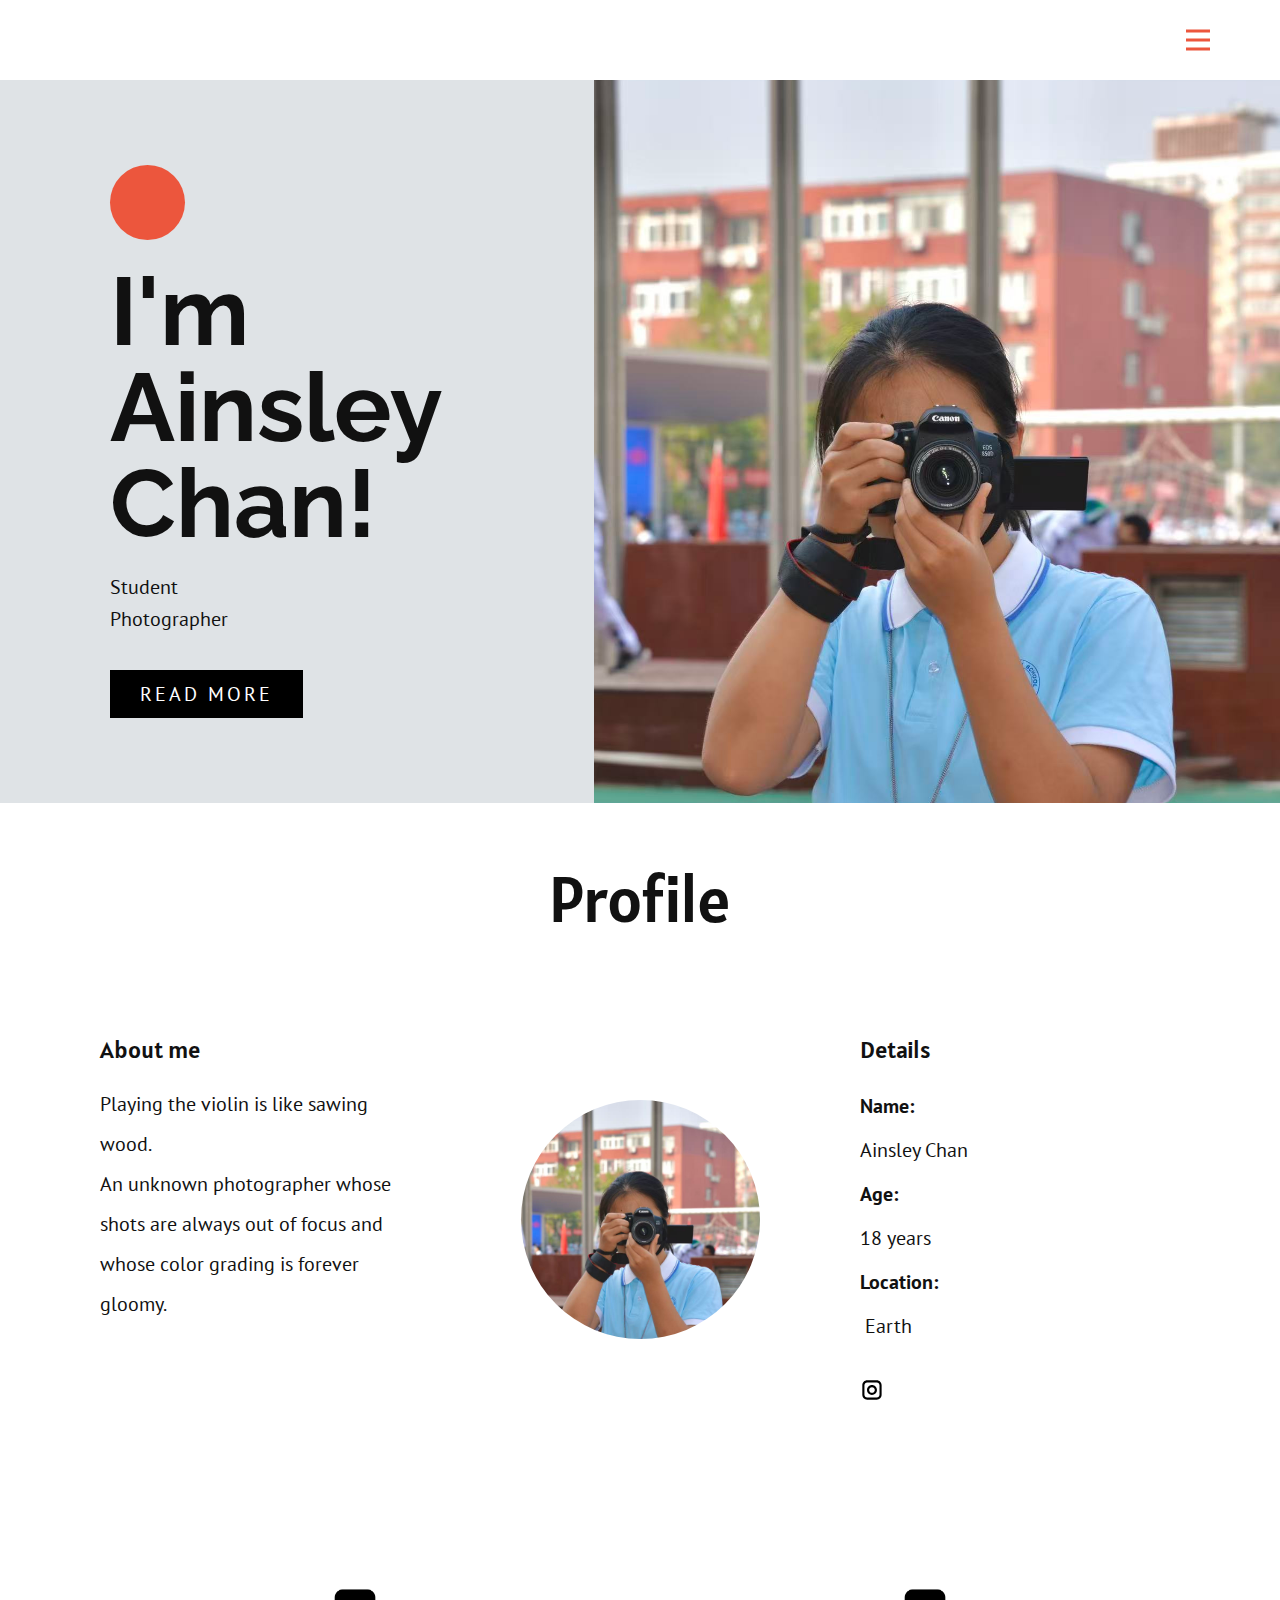
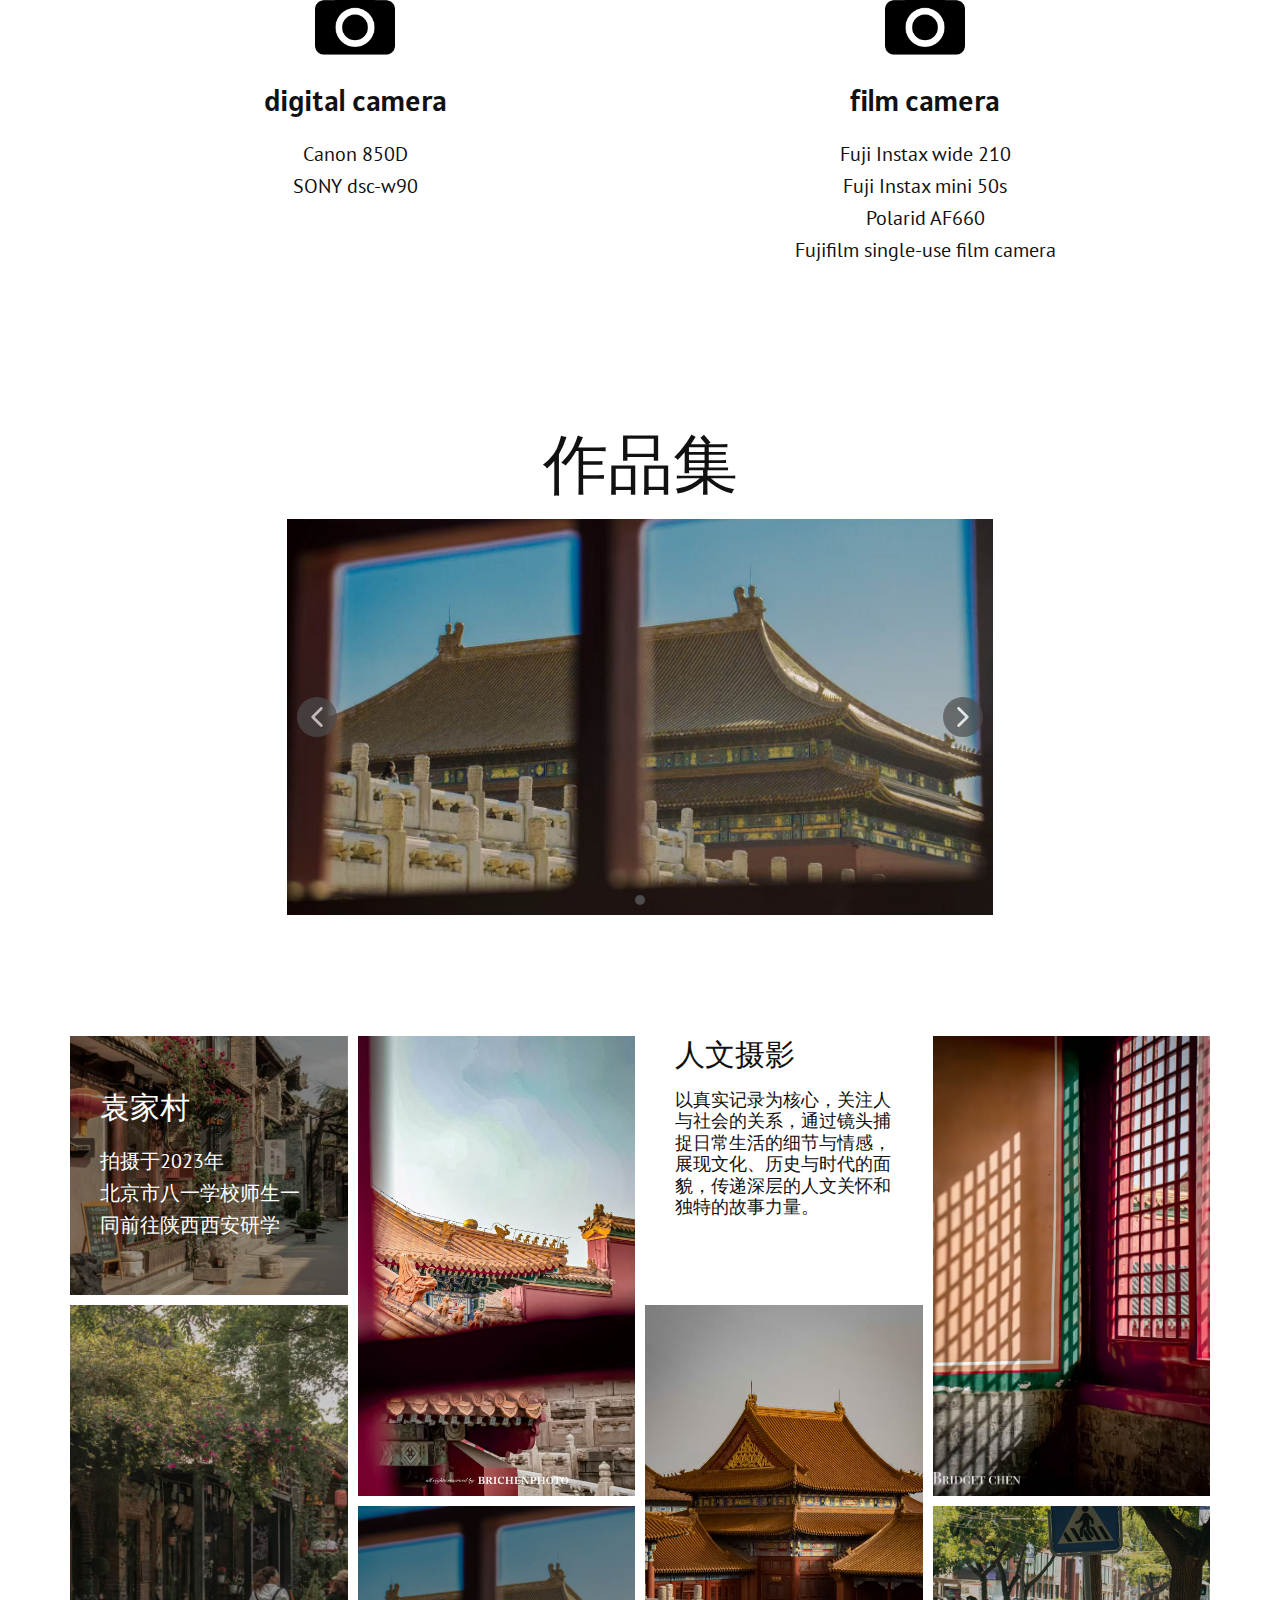
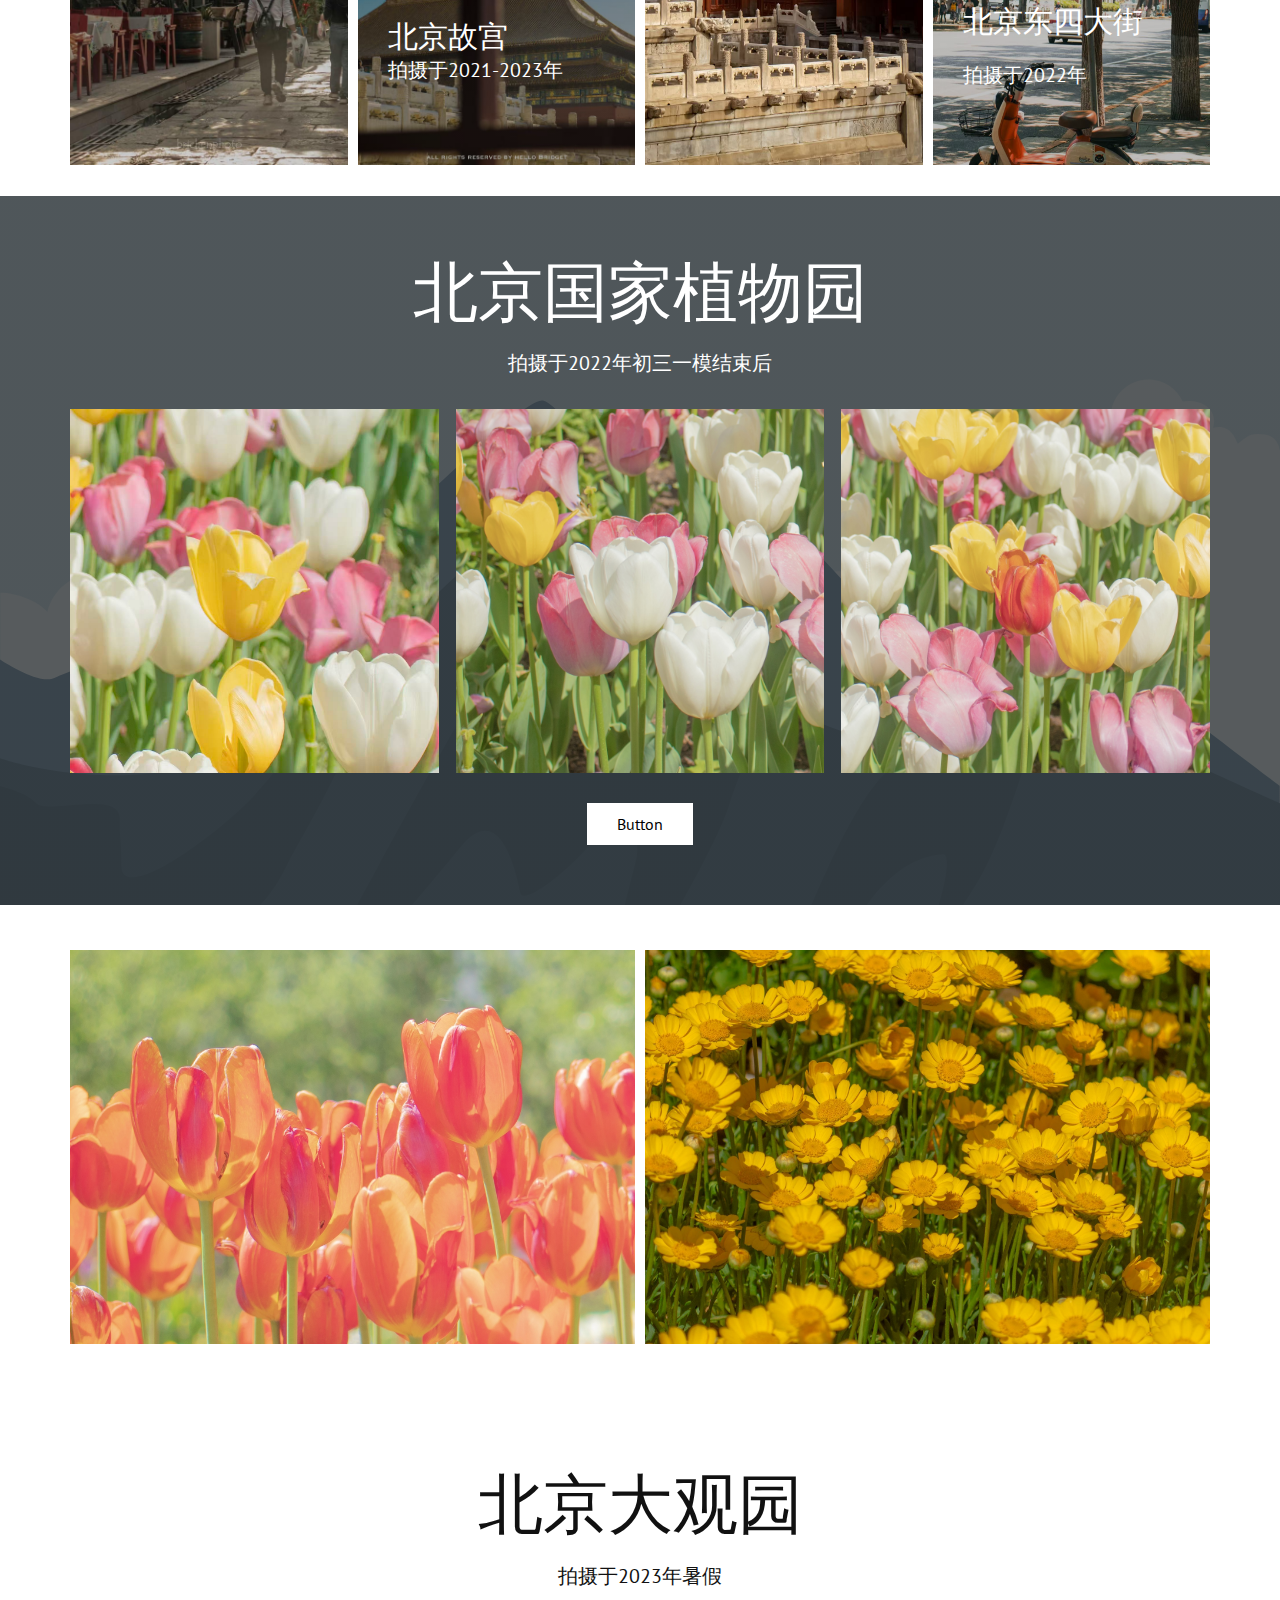
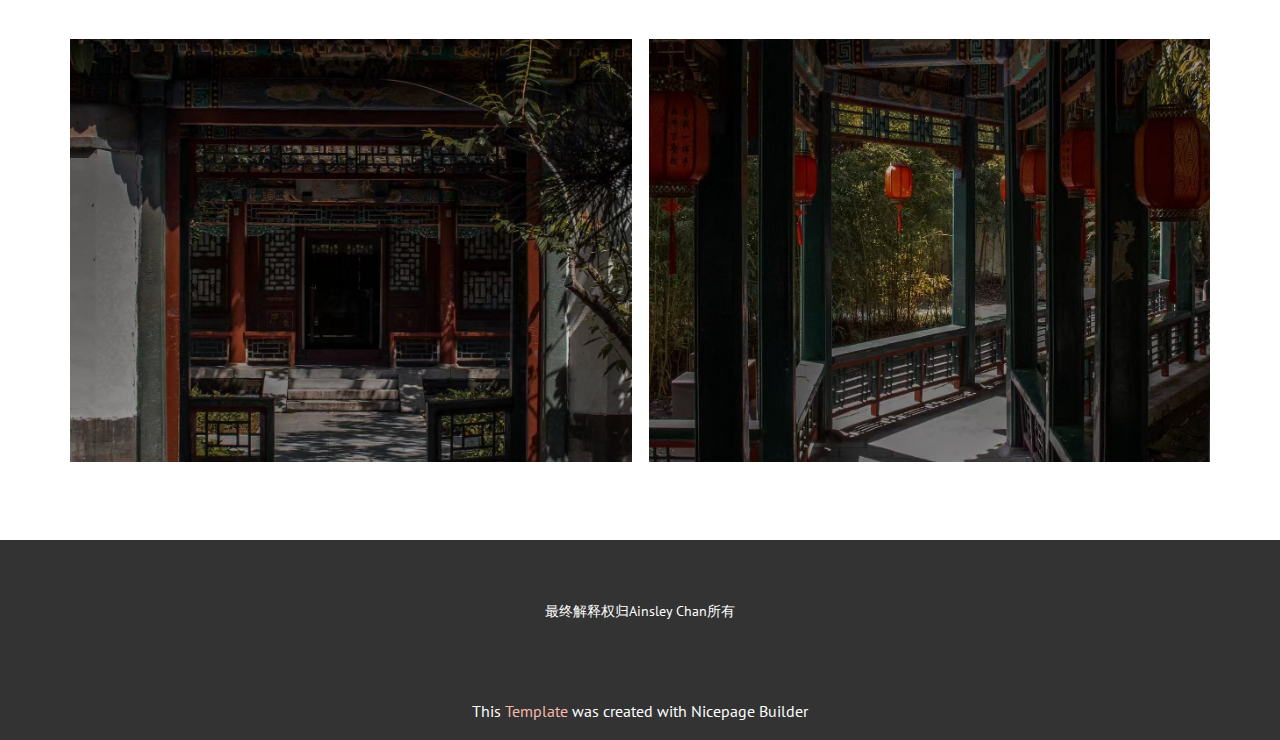
<file: index.html>
<!DOCTYPE html>
<html style="font-size: 16px;" lang="en"><head>
    <meta name="viewport" content="width=device-width, initial-scale=1.0">
    <meta charset="utf-8">
    <meta name="keywords" content="I&amp;apos;m Nick Norton!, Profile, About me, What I&amp;apos;m Doing, My Works, Contact Me">
    <meta name="description" content="">
    <title>Home</title>
    <link rel="stylesheet" href="nicepage.css" media="screen">
<link rel="stylesheet" href="index.css" media="screen">
    <script class="u-script" type="text/javascript" src="jquery.js" defer=""></script>
    <script class="u-script" type="text/javascript" src="nicepage.js" defer=""></script>
    <meta name="generator" content="Nicepage 7.13.0, nicepage.com">
    
    
    
    
    
    
    
    
    
    
    <link id="u-page-google-font" rel="stylesheet" href="https://fonts.googleapis.com/css2?display=swap&amp;family=PT+Sans:ital,wght@0,400;0,700;1,400;1,700&amp;family=Alatsi:wght@400&amp;family=Raleway:ital,wght@0,100;0,200;0,300;0,400;0,500;0,600;0,700;0,800;0,900;1,100;1,200;1,300;1,400;1,500;1,600;1,700;1,800;1,900">
    <script type="application/ld+json">{
		"@context": "http://schema.org",
		"@type": "Organization",
		"name": ""
}</script>
    <meta name="theme-color" content="#ec563d">
    <meta property="og:title" content="Home">
    <meta property="og:type" content="website">
  <meta data-intl-tel-input-cdn-path="intlTelInput/"></head>
  <body data-home-page="Home.html" data-home-page-title="Home" data-path-to-root="./" data-include-products="false" class="u-body u-clearfix u-xl-mode" data-lang="en"><header class="u-clearfix u-header u-header" id="sec-bae1"><div class="u-clearfix u-sheet u-valign-middle-lg u-valign-middle-md u-valign-middle-sm u-valign-middle-xs u-sheet-1">
        <nav class="u-menu u-menu-hamburger u-offcanvas u-menu-1" data-responsive-from="XL" role="navigation">
          <div class="menu-collapse" style="font-size: 1rem; letter-spacing: 0px; font-weight: 500;">
            <a class="u-button-style u-custom-active-color u-custom-border u-custom-border-color u-custom-hover-color u-custom-left-right-menu-spacing u-custom-padding-bottom u-custom-text-active-color u-custom-text-color u-custom-text-hover-color u-custom-top-bottom-menu-spacing u-hamburger-link u-nav-link u-text-active-palette-1-base u-text-hover-palette-2-base u-text-palette-1-base" href="#" tabindex="-1" aria-label="Open menu" aria-controls="8091">
              <svg class="u-svg-link" viewBox="0 0 24 24"><use xlink:href="#menu-hamburger"></use></svg>
              <svg class="u-svg-content" version="1.1" id="menu-hamburger" viewBox="0 0 16 16" x="0px" y="0px" xmlns:xlink="http://www.w3.org/1999/xlink" xmlns="http://www.w3.org/2000/svg"><g><rect y="1" width="16" height="2"></rect><rect y="7" width="16" height="2"></rect><rect y="13" width="16" height="2"></rect>
</g></svg>
            </a>
          </div>
          <div class="u-custom-menu u-nav-container">
            <ul class="u-nav u-spacing-2 u-unstyled u-nav-1" role="menubar"><li class="u-nav-item" role="none"><a class="u-active-grey-5 u-button-style u-hover-grey-10 u-nav-link u-text-active-palette-1-base u-text-grey-90 u-text-hover-palette-1-base" href="./" style="padding: 10px 20px;" role="menuitem">Page 9</a>
</li><li class="u-nav-item" role="none"><a class="u-active-grey-5 u-button-style u-hover-grey-10 u-nav-link u-text-active-palette-1-base u-text-grey-90 u-text-hover-palette-1-base" href="#" style="padding: 10px 20px;" tabindex="-1" role="menuitem">My Portfolio</a>
</li><li class="u-nav-item" role="none"><a class="u-active-grey-5 u-button-style u-hover-grey-10 u-nav-link u-text-active-palette-1-base u-text-grey-90 u-text-hover-palette-1-base" href="#" style="padding: 10px 20px;" tabindex="-1" role="menuitem">About Me</a>
</li></ul>
          </div>
          <div class="u-custom-menu u-nav-container-collapse" id="8091" role="region" aria-label="Menu panel">
            <div class="u-black u-container-style u-inner-container-layout u-opacity u-opacity-95 u-sidenav">
              <div class="u-inner-container-layout u-sidenav-overflow">
                <div class="u-menu-close" tabindex="-1" aria-label="Close menu"></div>
                <ul class="u-align-center u-nav u-popupmenu-items u-unstyled u-nav-2"><li class="u-nav-item"><a class="u-button-style u-nav-link" href="./">Page 9</a>
</li><li class="u-nav-item"><a class="u-button-style u-nav-link" href="#">My Portfolio</a>
</li><li class="u-nav-item"><a class="u-button-style u-nav-link" href="#">About Me</a>
</li></ul>
              </div>
            </div>
            <div class="u-black u-menu-overlay u-opacity u-opacity-70"></div>
          </div>
        </nav>
      </div></header>
    <section class="u-clearfix u-image u-section-1" id="carousel_9805" data-image-width="1980" data-image-height="1320">
      <div class="data-layout-selected u-clearfix u-layout-wrap u-layout-wrap-1">
        <div class="u-layout">
          <div class="u-layout-row">
            <div class="u-align-left u-container-align-left u-container-style u-layout-cell u-left-cell u-size-26-lg u-size-26-xl u-size-29-md u-size-29-sm u-size-29-xs u-layout-cell-1">
              <div class="u-container-layout u-valign-middle u-container-layout-1">
                <div class="u-palette-1-base u-shape u-shape-circle u-shape-1"></div>
                <h1 class="u-align-left u-text u-title u-text-1">I'm Ainsley Chan!</h1>
                <p class="u-align-left u-text u-text-2">Student<br>Photographer 
                </p>
                <a href="#" class="u-active-palette-1-base u-align-left u-black u-border-none u-btn u-button-style u-hover-palette-1-base u-btn-1">read more</a>
              </div>
            </div>
            <div class="u-container-style u-image u-layout-cell u-right-cell u-size-31-md u-size-31-sm u-size-31-xs u-size-34-lg u-size-34-xl u-image-1" data-image-width="1280" data-image-height="1600">
              <div class="u-container-layout u-container-layout-2"></div>
            </div>
          </div>
        </div>
      </div>
    </section>
    <section class="u-align-center-lg u-align-center-md u-align-center-xl u-align-left-sm u-align-left-xs u-clearfix u-section-2" id="sec-fe67">
      <div class="u-clearfix u-sheet u-valign-middle u-sheet-1">
        <h2 class="u-text u-text-default u-text-1">Profile</h2>
        <div class="data-layout-selected u-clearfix u-expanded-width u-layout-wrap u-layout-wrap-1">
          <div class="u-layout">
            <div class="u-layout-row">
              <div class="u-container-style u-layout-cell u-size-20 u-layout-cell-1">
                <div class="u-container-layout u-container-layout-1">
                  <h4 class="u-text u-text-2">About me</h4>
                  <p class="u-text u-text-3"> Playing the violin is like sawing wood.<br>An unknown photographer whose shots are always out of focus and whose color grading is forever gloomy.<br>
                  </p>
                </div>
              </div>
              <div class="u-align-center-md u-align-left-sm u-align-left-xs u-container-style u-layout-cell u-size-20 u-layout-cell-2">
                <div class="u-container-layout u-valign-middle-lg u-valign-middle-xl u-valign-top-md u-valign-top-sm u-valign-top-xs u-container-layout-2">
                  <div alt="" class="u-image u-image-circle u-image-1" data-image-width="1280" data-image-height="1600"></div>
                </div>
              </div>
              <div class="u-container-style u-layout-cell u-size-20 u-layout-cell-3">
                <div class="u-container-layout u-container-layout-3">
                  <h4 class="u-text u-text-4">Details</h4>
                  <p class="u-text u-text-5"><span style="font-weight: 700;">Name: </span>
                    <br>Ainsley Chan<br><span style="font-weight: 700;">Age: </span>
                    <br>18 years <span style="font-weight: 700;">
                      <br>Location: </span>
                    <br>&nbsp;Earth
                  </p>
                  <div class="u-social-icons u-social-icons-1">
                    <a class="u-social-url" title="小红书" target="_blank" href="https://www.xiaohongshu.com/user/profile/63e506cc0000000026007ce0?xsec_token=YBfKSRptm8Y8BP8T8xyMEex7kf8BlBGzL861fcYOImE_0=&amp;xsec_source=app_share&amp;xhsshare=CopyLink&amp;shareRedId=ODlHNTM7R0w2NzUyOTgwNjg5OTc7SEs5&amp;apptime=1758773735&amp;share_id=35f26b34e4674fda879e0572f21c77ac"><span class="u-icon u-icon-circle u-social-icon u-social-instagram u-text-black u-icon-1"><svg class="u-svg-link" preserveAspectRatio="xMidYMin slice" viewBox="0 0 112 112" style=""><use xlink:href="#svg-ea73"></use></svg><svg class="u-svg-content" viewBox="0 0 112 112" x="0" y="0" id="svg-ea73"><path fill="currentColor" d="M55.9,32.9c-12.8,0-23.2,10.4-23.2,23.2s10.4,23.2,23.2,23.2s23.2-10.4,23.2-23.2S68.7,32.9,55.9,32.9z
	 M55.9,69.4c-7.4,0-13.3-6-13.3-13.3c-0.1-7.4,6-13.3,13.3-13.3s13.3,6,13.3,13.3C69.3,63.5,63.3,69.4,55.9,69.4z"></path><path fill="#FFFFFF" d="M79.7,26.8c-3,0-5.4,2.5-5.4,5.4s2.5,5.4,5.4,5.4c3,0,5.4-2.5,5.4-5.4S82.7,26.8,79.7,26.8z"></path><path fill="currentColor" d="M78.2,11H33.5C21,11,10.8,21.3,10.8,33.7v44.7c0,12.6,10.2,22.8,22.7,22.8h44.7c12.6,0,22.7-10.2,22.7-22.7
	V33.7C100.8,21.1,90.6,11,78.2,11z M91,78.4c0,7.1-5.8,12.8-12.8,12.8H33.5c-7.1,0-12.8-5.8-12.8-12.8V33.7
	c0-7.1,5.8-12.8,12.8-12.8h44.7c7.1,0,12.8,5.8,12.8,12.8V78.4z"></path></svg></span>
                    </a>
                  </div>
                </div>
              </div>
            </div>
          </div>
        </div>
      </div>
    </section>
    <section class="u-align-center u-clearfix u-container-align-center u-section-3" id="block-6">
      <div class="u-align-left u-clearfix u-sheet u-valign-middle u-sheet-1">
        <div class="u-expanded-width u-list u-list-1">
          <div class="u-repeater u-repeater-1">
            <div class="u-container-align-center u-container-style u-list-item u-repeater-item">
              <div class="u-container-layout u-similar-container u-valign-top-lg u-valign-top-md u-valign-top-sm u-valign-top-xs u-container-layout-1"><span class="u-align-center u-custom-item u-file-icon u-icon u-text-black u-icon-1"><img src="images/45010-c47dff90.png" alt=""></span>
                <h3 class="u-align-center u-text u-text-default u-text-1">digital camera </h3>
                <p class="u-align-center u-text u-text-2">Canon 850D<br>SONY dsc-w90 
                </p>
              </div>
            </div>
            <div class="u-container-align-center u-container-style u-list-item u-repeater-item">
              <div class="u-container-layout u-similar-container u-valign-top-lg u-valign-top-md u-valign-top-sm u-valign-top-xs u-container-layout-2"><span class="u-align-center u-custom-item u-file-icon u-icon u-text-black u-icon-2"><img src="images/45010-c47dff90.png" alt=""></span>
                <h3 class="u-align-center u-text u-text-default u-text-3">film camera </h3>
                <p class="u-align-center u-text u-text-4">Fuji Instax wide 210<br>Fuji Instax mini 50s<br>Polarid AF660<br>Fujifilm single-use film camera 
                </p>
              </div>
            </div>
          </div>
        </div>
      </div>
    </section>
    <section class="u-align-center u-clearfix u-container-align-center u-section-4" id="block-1">
      <div class="u-clearfix u-sheet u-valign-middle-lg u-valign-middle-md u-valign-middle-sm u-valign-middle-xs u-sheet-1">
        <h2 class="u-custom-font u-font-georgia u-text u-text-1">作品集 </h2>
        <div class="u-carousel u-gallery u-gallery-slider u-layout-carousel u-lightbox u-no-transition u-show-text-on-hover u-gallery-1" id="carousel-afcc" data-interval="5000" data-u-ride="carousel">
          <ol class="u-absolute-hcenter u-carousel-indicators u-carousel-indicators-1">
            <li data-u-target="#carousel-afcc" data-u-slide-to="0" class="u-active u-grey-70 u-shape-circle" style="width: 10px; height: 10px;"></li>
          </ol>
          <div class="u-carousel-inner u-gallery-inner u-gallery-inner-1" role="listbox">
            <div class="u-active u-carousel-item u-effect-fade u-gallery-item u-carousel-item-1">
              <div class="u-back-slide" data-image-width="1620" data-image-height="1080">
                <img class="u-back-image u-expanded" src="images/781b86cf4f20625cba21f1b9cf074693.jpg">
              </div>
              <div class="u-align-center u-over-slide u-shading u-valign-bottom u-over-slide-1">
                <h3 class="u-gallery-heading">拍摄于北京故宫</h3>
                <p class="u-gallery-text">2021</p>
              </div>
            </div>
          </div>
          <a class="u-absolute-vcenter u-carousel-control u-carousel-control-prev u-grey-70 u-icon-circle u-opacity u-opacity-70 u-spacing-10 u-text-white u-carousel-control-1" href="#carousel-afcc" role="button" data-u-slide="prev"><span aria-hidden="true">
              <svg viewBox="0 0 451.847 451.847"><path d="M97.141,225.92c0-8.095,3.091-16.192,9.259-22.366L300.689,9.27c12.359-12.359,32.397-12.359,44.751,0
c12.354,12.354,12.354,32.388,0,44.748L173.525,225.92l171.903,171.909c12.354,12.354,12.354,32.391,0,44.744
c-12.354,12.365-32.386,12.365-44.745,0l-194.29-194.281C100.226,242.115,97.141,234.018,97.141,225.92z"></path></svg></span><span class="sr-only">
              <svg viewBox="0 0 451.847 451.847"><path d="M97.141,225.92c0-8.095,3.091-16.192,9.259-22.366L300.689,9.27c12.359-12.359,32.397-12.359,44.751,0
c12.354,12.354,12.354,32.388,0,44.748L173.525,225.92l171.903,171.909c12.354,12.354,12.354,32.391,0,44.744
c-12.354,12.365-32.386,12.365-44.745,0l-194.29-194.281C100.226,242.115,97.141,234.018,97.141,225.92z"></path></svg></span>
          </a>
          <a class="u-absolute-vcenter u-carousel-control u-carousel-control-next u-grey-70 u-icon-circle u-opacity u-opacity-70 u-spacing-10 u-text-white u-carousel-control-2" href="#carousel-afcc" role="button" data-u-slide="next"><span aria-hidden="true">
              <svg viewBox="0 0 451.846 451.847"><path d="M345.441,248.292L151.154,442.573c-12.359,12.365-32.397,12.365-44.75,0c-12.354-12.354-12.354-32.391,0-44.744
L278.318,225.92L106.409,54.017c-12.354-12.359-12.354-32.394,0-44.748c12.354-12.359,32.391-12.359,44.75,0l194.287,194.284
c6.177,6.18,9.262,14.271,9.262,22.366C354.708,234.018,351.617,242.115,345.441,248.292z"></path></svg></span><span class="sr-only">
              <svg viewBox="0 0 451.846 451.847"><path d="M345.441,248.292L151.154,442.573c-12.359,12.365-32.397,12.365-44.75,0c-12.354-12.354-12.354-32.391,0-44.744
L278.318,225.92L106.409,54.017c-12.354-12.359-12.354-32.394,0-44.748c12.354-12.359,32.391-12.359,44.75,0l194.287,194.284
c6.177,6.18,9.262,14.271,9.262,22.366C354.708,234.018,351.617,242.115,345.441,248.292z"></path></svg></span>
          </a>
        </div>
      </div>
    </section>
    <section class="u-clearfix u-section-5" id="block-2">
      <div class="u-clearfix u-sheet u-valign-middle u-sheet-1">
        <div class="data-layout-selected u-clearfix u-expanded-width u-gutter-10 u-layout-wrap u-layout-wrap-1">
          <div class="u-layout">
            <div class="u-layout-row">
              <div class="u-size-15 u-size-30-md">
                <div class="u-layout-col">
                  <div class="u-align-left u-container-align-left u-container-style u-image u-layout-cell u-left-cell u-shading u-size-20 u-image-1" src="" data-image-width="1280" data-image-height="1920">
                    <div class="u-container-layout u-valign-middle u-container-layout-1">
                      <h3 class="u-text u-text-1">袁家村 </h3>
                      <p class="u-text u-text-2">拍摄于2023年<br>北京市八一学校师生一同前往陕西西安研学 
                      </p>
                    </div>
                  </div>
                  <div class="u-align-left u-container-align-left u-container-style u-image u-layout-cell u-left-cell u-size-40 u-image-2" src="" data-image-width="1378" data-image-height="1929">
                    <div class="u-container-layout u-container-layout-2"></div>
                  </div>
                </div>
              </div>
              <div class="u-size-15 u-size-30-md">
                <div class="u-layout-col">
                  <div class="u-align-left u-container-align-left u-container-style u-image u-layout-cell u-size-40 u-image-3" src="" data-image-width="1280" data-image-height="1707">
                    <div class="u-container-layout u-container-layout-3"></div>
                  </div>
                  <div class="u-align-left u-container-align-left u-container-style u-image u-layout-cell u-shading u-size-20 u-image-4" src="" data-image-width="1620" data-image-height="1080">
                    <div class="u-container-layout u-container-layout-4">
                      <h3 class="u-text u-text-3">北京故宫 </h3>
                      <p class="u-text u-text-4">拍摄于2021-2023年<br>
                      </p>
                    </div>
                  </div>
                </div>
              </div>
              <div class="u-size-15 u-size-30-md">
                <div class="u-layout-col">
                  <div class="u-align-left u-container-align-left u-container-style u-layout-cell u-size-20 u-white u-layout-cell-5">
                    <div class="u-container-layout u-container-layout-5">
                      <h3 class="u-text u-text-5">人文摄影 </h3>
                      <h6 class="u-custom-font u-font-georgia u-text u-text-6"> 以真实记录为核心，关注人与社会的关系，通过镜头捕捉日常生活的细节与情感，展现文化、历史与时代的面貌，传递深层的人文关怀和独特的故事力量。</h6>
                    </div>
                  </div>
                  <div class="u-align-left u-container-align-left u-container-style u-image u-layout-cell u-size-40 u-image-5" src="" data-image-width="1280" data-image-height="1706">
                    <div class="u-container-layout u-container-layout-6"></div>
                  </div>
                </div>
              </div>
              <div class="u-size-15 u-size-30-md">
                <div class="u-layout-col">
                  <div class="u-align-left u-container-align-left u-container-style u-image u-layout-cell u-right-cell u-size-40 u-image-6" src="" data-image-width="1280" data-image-height="1920">
                    <div class="u-container-layout u-container-layout-7"></div>
                  </div>
                  <div class="u-align-left u-container-align-left u-container-style u-image u-layout-cell u-right-cell u-shading u-size-20 u-image-7" src="" data-image-width="504" data-image-height="671">
                    <div class="u-container-layout u-valign-middle-lg u-valign-middle-md u-valign-middle-sm u-valign-middle-xs u-container-layout-8">
                      <h3 class="u-text u-text-7">北京东四大街 </h3>
                      <p class="u-text u-text-8">拍摄于2022年 </p>
                    </div>
                  </div>
                </div>
              </div>
            </div>
          </div>
        </div>
      </div>
    </section>
    <section class="u-align-center u-clearfix u-container-align-center u-image u-shading u-section-6" src="" data-image-width="1080" data-image-height="1080" id="block-3">
      <div class="u-clearfix u-sheet u-valign-middle u-sheet-1">
        <h2 class="u-align-center u-text u-text-default u-text-1">北京国家植物园 </h2>
        <p class="u-align-center u-text u-text-2">拍摄于2022年初三一模结束后 </p>
        <div class="u-expanded-width u-gallery u-layout-grid u-lightbox u-show-text-on-hover u-gallery-1">
          <div class="u-gallery-inner u-gallery-inner-1">
            <div class="u-effect-fade u-gallery-item">
              <div class="u-back-slide" data-image-width="1280" data-image-height="1280">
                <img class="u-back-image u-expanded" src="images/239f9affc9baa7efaaa4d83a7fc37ab1.jpg">
              </div>
              <div class="u-over-slide u-shading u-over-slide-1"></div>
            </div>
            <div class="u-effect-fade u-gallery-item">
              <div class="u-back-slide" data-image-width="2281" data-image-height="2281">
                <img class="u-back-image u-expanded" src="images/1be48115825b4474ab582afed2587c7a.jpg">
              </div>
              <div class="u-over-slide u-shading u-over-slide-2"></div>
            </div>
            <div class="u-effect-fade u-gallery-item">
              <div class="u-back-slide" data-image-width="2399" data-image-height="2399">
                <img class="u-back-image u-expanded" src="images/3aaa85fa762abe47c64be726dbabacd7.jpg">
              </div>
              <div class="u-over-slide u-shading u-over-slide-3"></div>
            </div>
          </div>
        </div>
        <a href="" class="u-align-center u-btn u-button-style u-btn-1"> Button</a>
      </div>
    </section>
    <section class="u-align-center u-clearfix u-container-align-center u-section-7" id="block-4">
      <div class="u-clearfix u-sheet u-valign-middle u-sheet-1">
        <div class="u-expanded-width u-gallery u-layout-grid u-lightbox u-no-transition u-show-text-none u-gallery-1">
          <div class="u-gallery-inner u-gallery-inner-1">
            <div class="u-effect-hover-zoom u-gallery-item">
              <div class="u-back-slide" data-image-width="2656" data-image-height="1992">
                <img class="u-back-image u-expanded" src="images/67b6b944544461c98225da66c754c729.jpg">
              </div>
              <div class="u-over-slide u-shading u-over-slide-1"></div>
            </div>
            <div class="u-effect-hover-zoom u-gallery-item">
              <div class="u-back-slide" data-image-width="3447" data-image-height="2585">
                <img class="u-back-image u-expanded" src="images/b8ec0ad86dc5f1bd5b84cf4568741599.jpg">
              </div>
              <div class="u-over-slide u-shading u-over-slide-2"></div>
            </div>
          </div>
        </div>
      </div>
    </section>
    <section class="u-align-center u-clearfix u-container-align-center u-section-8" id="block-5">
      <div class="u-clearfix u-sheet u-valign-middle u-sheet-1">
        <h2 class="u-align-center u-text u-text-default u-text-1">北京大观园 </h2>
        <p class="u-align-center u-text u-text-2">拍摄于2023年暑假 </p>
        <div class="u-expanded-width u-gallery u-layout-grid u-lightbox u-show-text-on-hover u-gallery-1">
          <div class="u-gallery-inner u-gallery-inner-1">
            <div class="u-effect-fade u-gallery-item">
              <div class="u-back-slide" data-image-width="1280" data-image-height="1707">
                <img class="u-back-image u-expanded" src="images/1fd3e3bf702aa791f838007166f5deda.jpg">
              </div>
              <div class="u-over-slide u-shading u-over-slide-1"></div>
            </div>
            <div class="u-effect-fade u-gallery-item">
              <div class="u-back-slide" data-image-width="1280" data-image-height="1707">
                <img class="u-back-image u-expanded" src="images/da5f996e25301237bde5e4751c46f644.jpg">
              </div>
              <div class="u-over-slide u-shading u-over-slide-2"></div>
            </div>
          </div>
        </div>
      </div>
    </section>
    
    
    
    <footer class="u-align-center u-clearfix u-container-align-center u-footer u-grey-80 u-footer" id="sec-d13a"><div class="u-clearfix u-sheet u-valign-middle u-sheet-1">
        <p class="u-small-text u-text u-text-variant u-text-1">最终解释权归Ainsley Chan所有 </p>
      </div></footer>
    <section class="u-backlink u-clearfix u-grey-80"> This <a href="https://nicepage.com/templates">Template</a> was created with Nicepage Builder 
    </section>
  
</body></html>
</file>
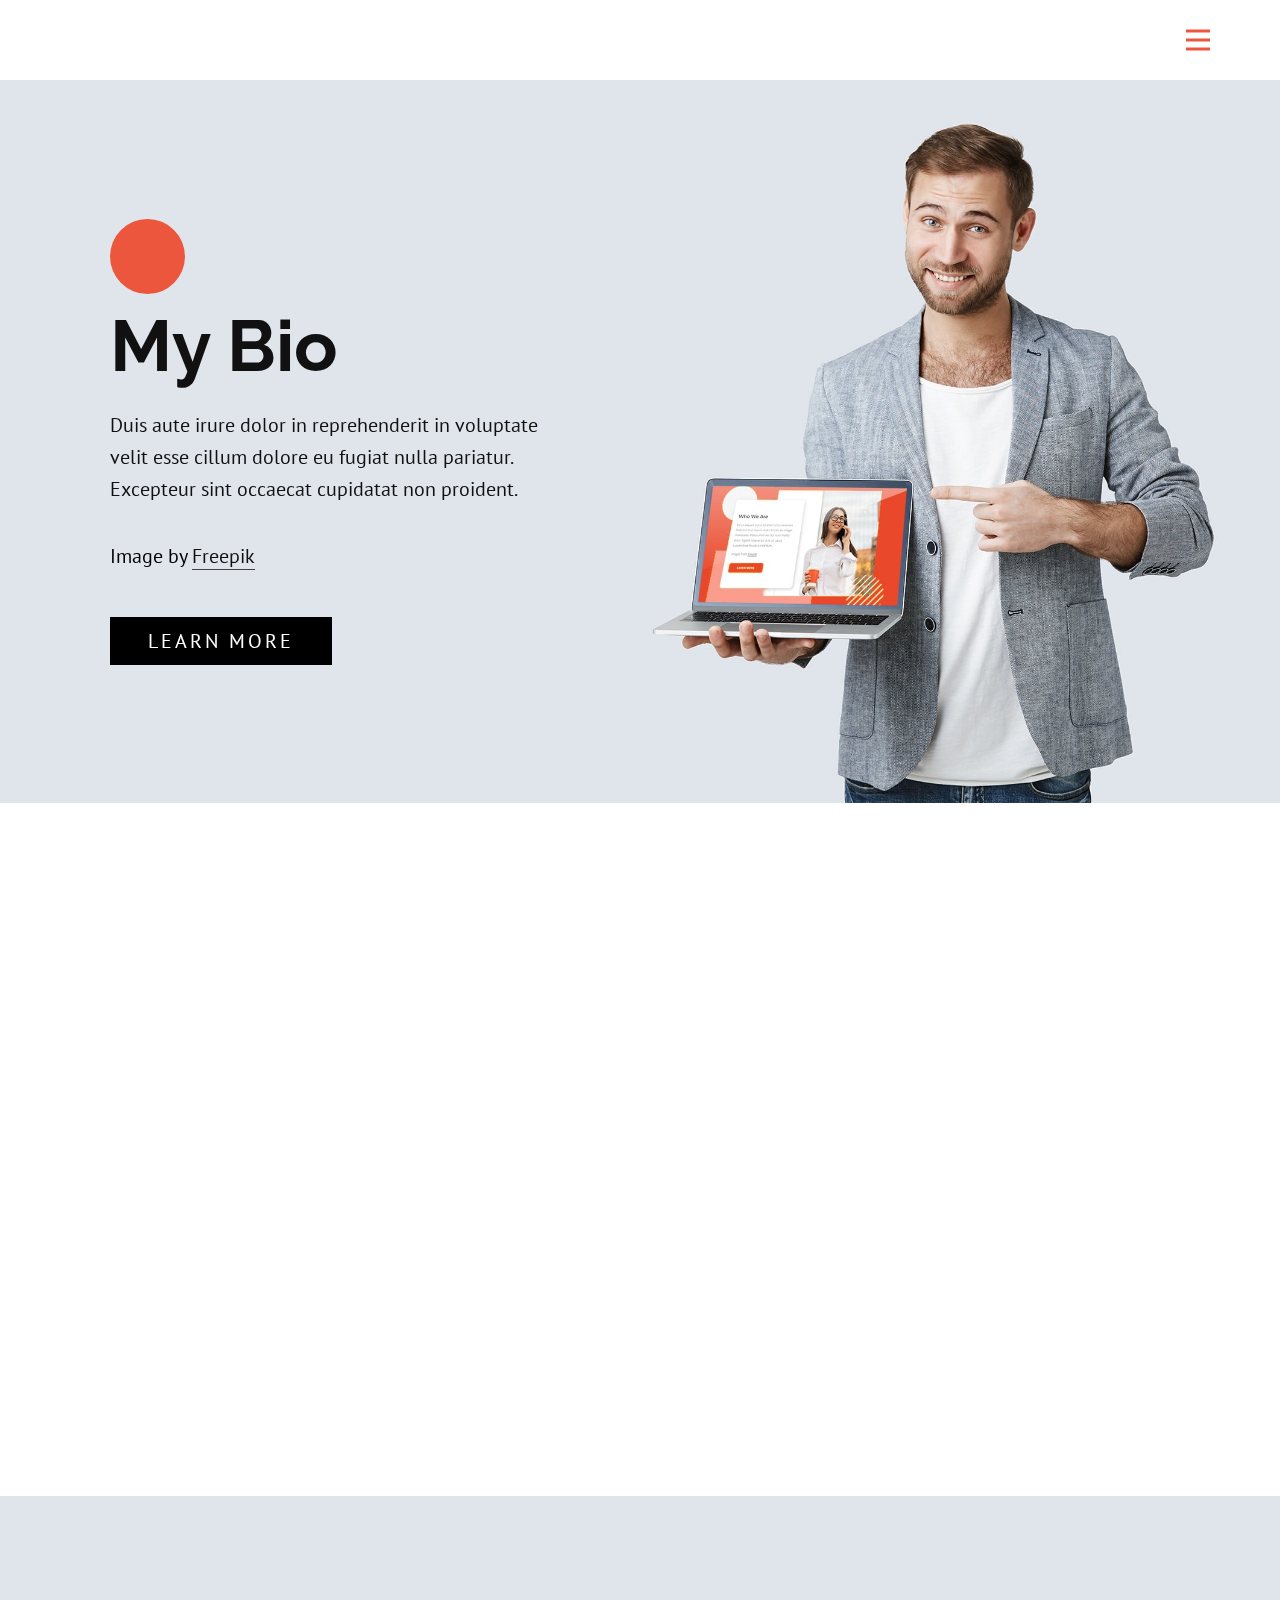
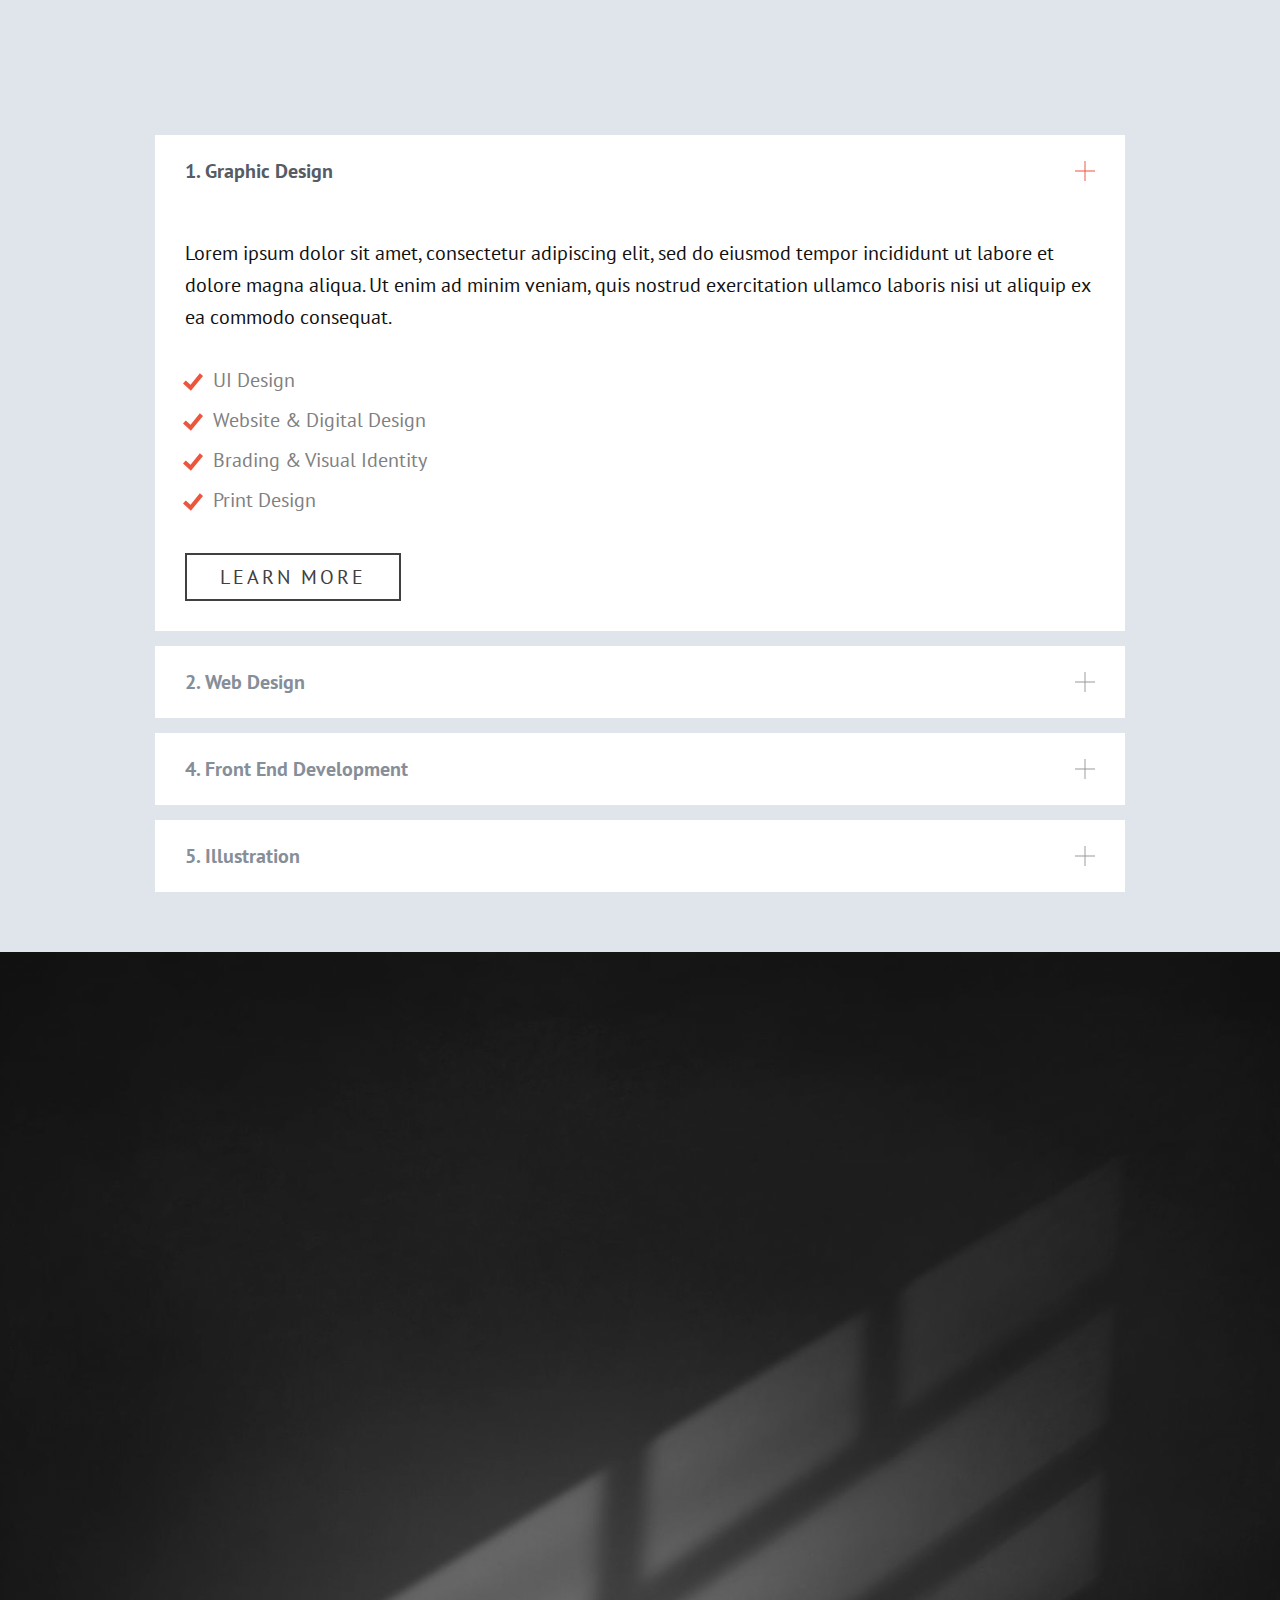
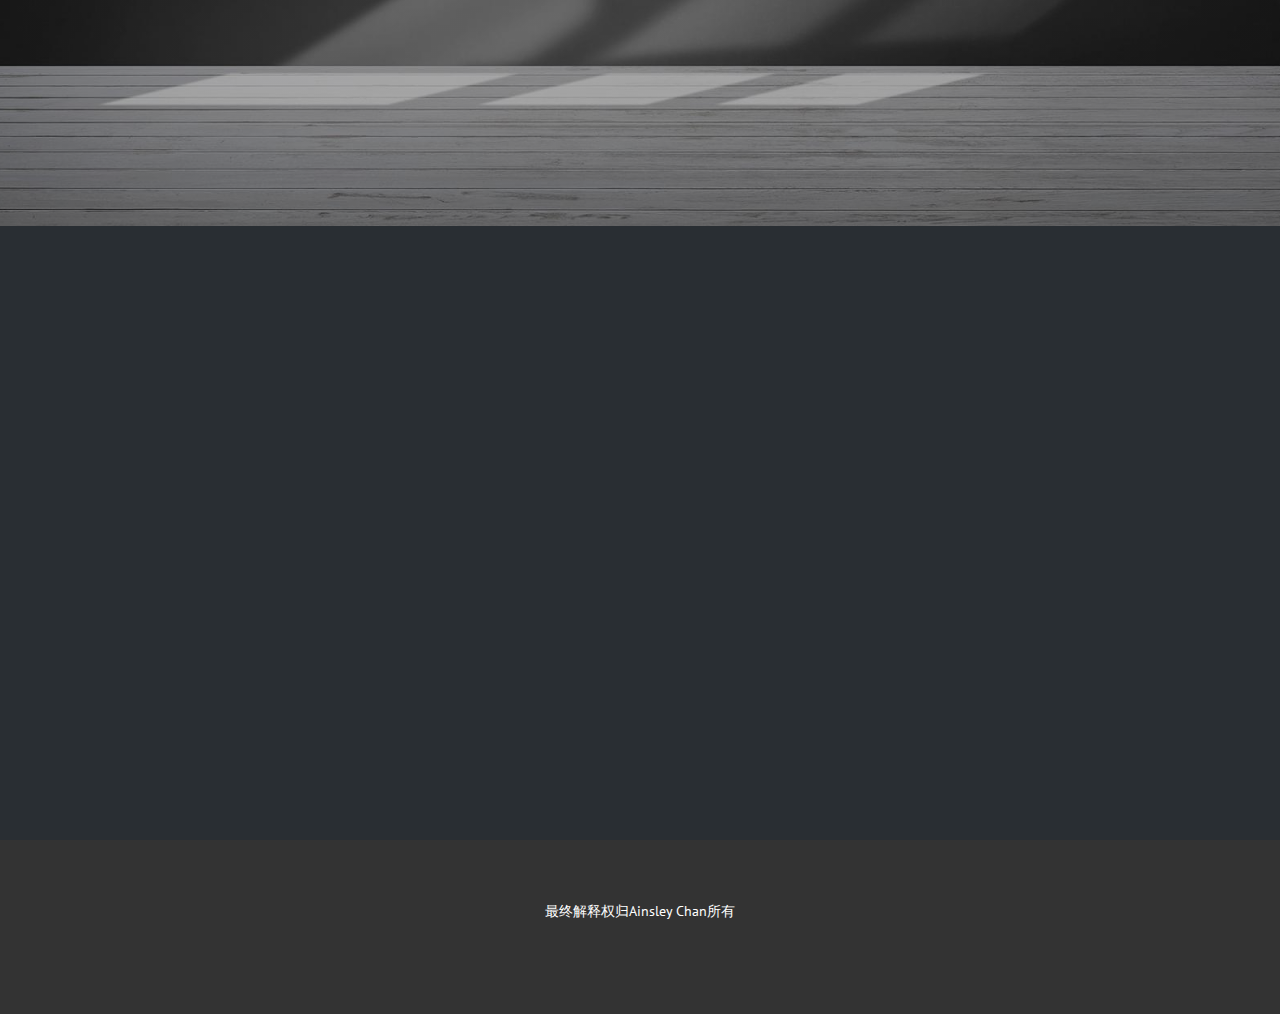
<file: About.html>
<!DOCTYPE html>
<html style="font-size: 16px;" lang="en"><head>
    <meta name="viewport" content="width=device-width, initial-scale=1.0">
    <meta charset="utf-8">
    <meta name="keywords" content="My Bio, ​Hi there!, ​Here Are Some of My Skills, ​Skills and Experiences, Contact Me">
    <meta name="description" content="">
    <title>About</title>
    <link rel="stylesheet" href="nicepage.css" media="screen">
<link rel="stylesheet" href="About.css" media="screen">
    <script class="u-script" type="text/javascript" src="jquery.js" defer=""></script>
    <script class="u-script" type="text/javascript" src="nicepage.js" defer=""></script>
    <meta name="generator" content="Nicepage 7.13.0, nicepage.com">
    
    
    
    
    
    
    
    <link id="u-page-google-font" rel="stylesheet" href="https://fonts.googleapis.com/css2?display=swap&amp;family=PT+Sans:ital,wght@0,400;0,700;1,400;1,700&amp;family=Alatsi:wght@400&amp;family=Raleway:ital,wght@0,100;0,200;0,300;0,400;0,500;0,600;0,700;0,800;0,900;1,100;1,200;1,300;1,400;1,500;1,600;1,700;1,800;1,900&amp;family=Montserrat:ital,wght@0,100;0,200;0,300;0,400;0,500;0,600;0,700;0,800;0,900;1,100;1,200;1,300;1,400;1,500;1,600;1,700;1,800;1,900">
    <script type="application/ld+json">{
		"@context": "http://schema.org",
		"@type": "Organization",
		"name": ""
}</script>
    <meta name="theme-color" content="#ec563d">
    <meta property="og:title" content="About">
    <meta property="og:type" content="website">
  <meta name="referrer" content="origin"><meta data-intl-tel-input-cdn-path="intlTelInput/"></head>
  <body data-path-to-root="./" data-include-products="false" class="u-body u-xl-mode" data-lang="en"><header class="u-clearfix u-header u-header" id="sec-bae1"><div class="u-clearfix u-sheet u-valign-middle-lg u-valign-middle-md u-valign-middle-sm u-valign-middle-xs u-sheet-1">
        <nav class="u-menu u-menu-hamburger u-offcanvas u-menu-1" data-responsive-from="XL" role="navigation">
          <div class="menu-collapse" style="font-size: 1rem; letter-spacing: 0px; font-weight: 500;">
            <a class="u-button-style u-custom-active-color u-custom-border u-custom-border-color u-custom-hover-color u-custom-left-right-menu-spacing u-custom-padding-bottom u-custom-text-active-color u-custom-text-color u-custom-text-hover-color u-custom-top-bottom-menu-spacing u-hamburger-link u-nav-link u-text-active-palette-1-base u-text-hover-palette-2-base u-text-palette-1-base" href="#" tabindex="-1" aria-label="Open menu" aria-controls="8091">
              <svg class="u-svg-link" viewBox="0 0 24 24"><use xlink:href="#menu-hamburger"></use></svg>
              <svg class="u-svg-content" version="1.1" id="menu-hamburger" viewBox="0 0 16 16" x="0px" y="0px" xmlns:xlink="http://www.w3.org/1999/xlink" xmlns="http://www.w3.org/2000/svg"><g><rect y="1" width="16" height="2"></rect><rect y="7" width="16" height="2"></rect><rect y="13" width="16" height="2"></rect>
</g></svg>
            </a>
          </div>
          <div class="u-custom-menu u-nav-container">
            <ul class="u-nav u-spacing-2 u-unstyled u-nav-1" role="menubar"><li class="u-nav-item" role="none"><a class="u-active-grey-5 u-button-style u-hover-grey-10 u-nav-link u-text-active-palette-1-base u-text-grey-90 u-text-hover-palette-1-base" href="./" style="padding: 10px 20px;" role="menuitem">Page 9</a>
</li><li class="u-nav-item" role="none"><a class="u-active-grey-5 u-button-style u-hover-grey-10 u-nav-link u-text-active-palette-1-base u-text-grey-90 u-text-hover-palette-1-base" href="Portfolio-Page.html" style="padding: 10px 20px;" role="menuitem">My Portfolio</a>
</li><li class="u-nav-item" role="none"><a class="u-active-grey-5 u-button-style u-hover-grey-10 u-nav-link u-text-active-palette-1-base u-text-grey-90 u-text-hover-palette-1-base" href="About.html" style="padding: 10px 20px;" role="menuitem">About Me</a>
</li></ul>
          </div>
          <div class="u-custom-menu u-nav-container-collapse" id="8091" role="region" aria-label="Menu panel">
            <div class="u-black u-container-style u-inner-container-layout u-opacity u-opacity-95 u-sidenav">
              <div class="u-inner-container-layout u-sidenav-overflow">
                <div class="u-menu-close" tabindex="-1" aria-label="Close menu"></div>
                <ul class="u-align-center u-nav u-popupmenu-items u-unstyled u-nav-2"><li class="u-nav-item"><a class="u-button-style u-nav-link" href="./">Page 9</a>
</li><li class="u-nav-item"><a class="u-button-style u-nav-link" href="Portfolio-Page.html">My Portfolio</a>
</li><li class="u-nav-item"><a class="u-button-style u-nav-link" href="About.html">About Me</a>
</li></ul>
              </div>
            </div>
            <div class="u-black u-menu-overlay u-opacity u-opacity-70"></div>
          </div>
        </nav>
      </div></header>
    <section class="u-clearfix u-palette-5-light-2 u-section-1" id="carousel_9805">
      <div class="data-layout-selected u-clearfix u-layout-wrap u-layout-wrap-1">
        <div class="u-layout">
          <div class="u-layout-row">
            <div class="u-align-left u-container-align-left u-container-style u-layout-cell u-left-cell u-size-27-lg u-size-27-xl u-size-29-md u-size-29-sm u-size-29-xs u-layout-cell-1" data-animation-name="customAnimationIn" data-animation-duration="1500" data-animation-delay="250">
              <div class="u-container-layout u-valign-middle u-container-layout-1">
                <div class="u-palette-1-base u-shape u-shape-circle u-shape-1" data-animation-name="customAnimationIn" data-animation-duration="1500" data-animation-delay="250"></div>
                <h1 class="u-align-left u-text u-title u-text-1" data-animation-name="customAnimationIn" data-animation-duration="1500" data-animation-delay="750">My Bio</h1>
                <p class="u-align-left u-text u-text-2"> Duis aute irure dolor in reprehenderit in voluptate velit esse cillum dolore eu fugiat nulla pariatur. Excepteur sint occaecat cupidatat non proident.</p>
                <p class="u-align-left u-text u-text-black u-text-3">Image by <a href="https://www.freepik.com/" class="u-border-1 u-border-active-palette-1-base u-border-grey-75 u-border-hover-palette-1-base u-border-no-left u-border-no-right u-border-no-top u-btn u-button-link u-button-style u-none u-text-body-color u-btn-1">Freepik</a>
                </p>
                <a href="#" class="u-active-palette-1-base u-align-left u-black u-border-none u-btn u-button-style u-hover-palette-1-base u-btn-2">Learn More</a>
              </div>
            </div>
            <div class="u-container-style u-image u-layout-cell u-right-cell u-size-31-md u-size-31-sm u-size-31-xs u-size-33-lg u-size-33-xl u-image-1" data-image-width="1500" data-image-height="1200" data-animation-name="customAnimationIn" data-animation-duration="1500">
              <div class="u-container-layout u-container-layout-2"></div>
            </div>
          </div>
        </div>
      </div>
    </section>
    <section class="u-clearfix u-container-align-center u-section-2" id="sec-2cfc">
      <div class="u-clearfix u-sheet u-valign-middle u-sheet-1">
        <div class="u-palette-1-base u-shape u-shape-circle u-shape-1" data-animation-name="customAnimationIn" data-animation-duration="1500" data-animation-delay="250"></div>
        <h2 class="u-align-center u-text u-text-default u-text-1" data-animation-name="customAnimationIn" data-animation-duration="1500"> Hi there!</h2>
        <p class="u-align-center u-text u-text-default u-text-2" data-animation-name="customAnimationIn" data-animation-duration="1500" data-animation-delay="500"> I'm <span style="font-weight: 700;">Nick Nortoh</span>, a graphic designer with over 25 years of experience in the field.<br><span style="font-weight: 700;">Expertise:</span> My expertise is in branding identity design, but I also have experience with print design, product packaging design (think Amazon boxes), and more.<br><span style="font-weight: 700;">Skills:</span> When working with me on a project, you'll get access not only to my skills as a designer but also my extensive knowledge base regarding social media platforms like Facebook and Twitter.<br>
        </p>
        <a href="#" class="u-active-palette-1-base u-align-center u-border-2 u-border-palette-1-base u-btn u-button-style u-hover-palette-1-base u-none u-text-active-white u-text-body-color u-text-hover-white u-btn-1" data-animation-name="customAnimationIn" data-animation-duration="1500" data-animation-delay="750" data-animation-direction="">Read more</a>
      </div>
    </section>
    <section class="u-align-center u-clearfix u-container-align-center u-palette-5-light-2 u-section-3" id="carousel_3443">
      <div class="u-clearfix u-sheet u-valign-middle u-sheet-1">
        <h2 class="u-align-center u-text u-text-default u-text-1" data-animation-name="customAnimationIn" data-animation-duration="1500"> Here Are Some of My Skills</h2>
        <p class="u-align-center u-text u-text-2" data-animation-name="customAnimationIn" data-animation-duration="1500">Sample text. Click to select the text box. Click again or double click to start editing the text.</p>
        <div class="u-accordion u-spacing-15 u-accordion-1">
          <div class="u-accordion-item">
            <a class="active u-accordion-link u-active-white u-button-style u-hover-white u-text-active-palette-5-dark-2 u-text-hover-palette-5-dark-2 u-text-palette-5-dark-1 u-white u-accordion-link-1" id="link-accordion-0781" aria-controls="accordion-0781" aria-selected="true"><span class="u-accordion-link-text">1. Graphic Design</span><span class="u-accordion-link-icon u-icon u-text-active-palette-1-base u-text-grey-40 u-text-hover-palette-1-base u-icon-1"><svg class="u-svg-link" preserveAspectRatio="xMidYMin slice" viewBox="0 0 42 42" style=""><use xlink:href="#svg-211b"></use></svg><svg xmlns="http://www.w3.org/2000/svg" xmlns:xlink="http://www.w3.org/1999/xlink" version="1.1" xml:space="preserve" class="u-svg-content" viewBox="0 0 42 42" x="0px" y="0px" id="svg-211b" style="enable-background:new 0 0 42 42;"><polygon points="42,20 22,20 22,0 20,0 20,20 0,20 0,22 20,22 20,42 22,42 22,22 42,22 "></polygon></svg></span>
            </a>
            <div class="u-accordion-active u-accordion-pane u-container-style u-white u-accordion-pane-1" id="accordion-0781" aria-labelledby="link-accordion-0781">
              <div class="u-container-layout u-valign-top u-container-layout-1">
                <p class="u-text u-text-3"> Lorem ipsum dolor sit amet, consectetur adipiscing elit, sed do eiusmod tempor incididunt ut labore et dolore magna aliqua. Ut enim ad minim veniam, quis nostrud exercitation ullamco laboris nisi ut aliquip ex ea commodo consequat.</p>
                <ul class="u-custom-list u-text u-text-grey-50 u-text-4">
                  <li style="padding-left: 6px;">
                    <div class="u-list-icon u-text-palette-1-base">
                      <svg class="u-svg-content" viewBox="0 0 512 512" id="svg-e458" style="font-size: 1em; margin: -1em;"><path d="m202.6 478-202.6-186.6 70.5-76.6 121.5 111.9 239.4-292.7 80.6 65.9z" fill="currentColor"></path></svg>
                    </div> UI Design
                  </li>
                  <li style="padding-left: 6px;">
                    <div class="u-list-icon u-text-palette-1-base">
                      <svg class="u-svg-content" viewBox="0 0 512 512" id="svg-e458" style="font-size: 1em; margin: -1em;"><path d="m202.6 478-202.6-186.6 70.5-76.6 121.5 111.9 239.4-292.7 80.6 65.9z" fill="currentColor"></path></svg>
                    </div>Website &amp; Digital Design
                  </li>
                  <li style="padding-left: 6px;">
                    <div class="u-list-icon u-text-palette-1-base">
                      <svg class="u-svg-content" viewBox="0 0 512 512" id="svg-e458" style="font-size: 1em; margin: -1em;"><path d="m202.6 478-202.6-186.6 70.5-76.6 121.5 111.9 239.4-292.7 80.6 65.9z" fill="currentColor"></path></svg>
                    </div>Brading &amp; Visual Identity
                  </li>
                  <li style="padding-left: 6px;">
                    <div class="u-list-icon u-text-palette-1-base">
                      <svg class="u-svg-content" viewBox="0 0 512 512" id="svg-e458" style="font-size: 1em; margin: -1em;"><path d="m202.6 478-202.6-186.6 70.5-76.6 121.5 111.9 239.4-292.7 80.6 65.9z" fill="currentColor"></path></svg>
                    </div>Print Design
                  </li>
                </ul>
                <a href="#" class="u-active-palette-1-base u-align-left u-border-2 u-border-grey-75 u-btn u-button-style u-hover-palette-1-base u-none u-btn-1" data-animation-name="" data-animation-duration="0" data-animation-delay="0" data-animation-direction="">learn more</a>
              </div>
            </div>
          </div>
          <div class="u-accordion-item">
            <a class="u-accordion-link u-active-white u-button-style u-hover-white u-text-active-palette-5-dark-2 u-text-hover-palette-5-dark-2 u-text-palette-5-dark-1 u-white u-accordion-link-2" id="link-accordion-4c47" aria-controls="accordion-4c47" aria-selected="false"><span class="u-accordion-link-text">2. Web Design</span><span class="u-accordion-link-icon u-icon u-text-active-palette-1-base u-text-grey-40 u-text-hover-palette-1-base u-icon-2"><svg class="u-svg-link" preserveAspectRatio="xMidYMin slice" viewBox="0 0 42 42" style=""><use xlink:href="#svg-41db"></use></svg><svg xmlns="http://www.w3.org/2000/svg" xmlns:xlink="http://www.w3.org/1999/xlink" version="1.1" xml:space="preserve" class="u-svg-content" viewBox="0 0 42 42" x="0px" y="0px" id="svg-41db" style="enable-background:new 0 0 42 42;"><polygon points="42,20 22,20 22,0 20,0 20,20 0,20 0,22 20,22 20,42 22,42 22,22 42,22 "></polygon></svg></span>
            </a>
            <div class="u-accordion-pane u-container-style u-white u-accordion-pane-2" id="accordion-4c47" aria-labelledby="link-accordion-4c47">
              <div class="u-container-layout u-valign-top u-container-layout-2">
                <p class="u-text u-text-5">Mattis nunc sed blandit libero volutpat. Tortor at risus viverra adipiscing at in tellus. Purus ut faucibus pulvinar elementum.&nbsp;</p>
                <ul class="u-text u-text-6">
                  <li>Tortor at risus viverra adipiscing at in tellus.</li>
                  <li>Purus ut faucibus pulvinar elementum.</li>
                  <li>Blandit turpis cursus in hac habitasse.</li>
                  <li>Enim eu turpis egestas pretium aenean pharetra.</li>
                </ul>
              </div>
            </div>
          </div>
          <div class="u-accordion-item u-expanded-width">
            <a class="u-accordion-link u-active-white u-button-style u-hover-white u-text-active-palette-5-dark-2 u-text-hover-palette-5-dark-2 u-text-palette-5-dark-1 u-white u-accordion-link-3" id="link-accordion-a910" aria-controls="accordion-a910" aria-selected="false"><span class="u-accordion-link-text"> 4. ​Front End Development</span><span class="u-accordion-link-icon u-icon u-text-active-palette-1-base u-text-grey-40 u-text-hover-palette-1-base u-icon-3"><svg class="u-svg-link" preserveAspectRatio="xMidYMin slice" viewBox="0 0 42 42" style=""><use xlink:href="#svg-0986"></use></svg><svg xmlns="http://www.w3.org/2000/svg" xmlns:xlink="http://www.w3.org/1999/xlink" version="1.1" xml:space="preserve" class="u-svg-content" viewBox="0 0 42 42" x="0px" y="0px" id="svg-0986" style="enable-background:new 0 0 42 42;"><polygon points="42,20 22,20 22,0 20,0 20,20 0,20 0,22 20,22 20,42 22,42 22,22 42,22 "></polygon></svg></span>
            </a>
            <div class="u-accordion-pane u-container-style u-white u-accordion-pane-3" id="accordion-a910" aria-labelledby="link-accordion-a910">
              <div class="u-container-layout u-valign-top u-container-layout-3">
                <p class="u-text u-text-7">Sample text. Click to select the text box. Click again or double click to start editing the text. Duis aute irure dolor in reprehenderit in voluptate velit esse cillum dolore eu fugiat nulla pariatur. Excepteur sint occaecat cupidatat non proident, sunt in culpa qui officia deserunt mollit anim id est laborum.</p>
              </div>
            </div>
          </div>
          <div class="u-accordion-item u-expanded-width">
            <a class="u-accordion-link u-active-white u-button-style u-hover-white u-text-active-palette-5-dark-2 u-text-hover-palette-5-dark-2 u-text-palette-5-dark-1 u-white u-accordion-link-4" id="link-accordion-a910" aria-controls="accordion-a910" aria-selected="false"><span class="u-accordion-link-text"> 5. Illustration</span><span class="u-accordion-link-icon u-icon u-text-active-palette-1-base u-text-grey-40 u-text-hover-palette-1-base u-icon-4"><svg class="u-svg-link" preserveAspectRatio="xMidYMin slice" viewBox="0 0 42 42" style=""><use xlink:href="#svg-f8ba"></use></svg><svg xmlns="http://www.w3.org/2000/svg" xmlns:xlink="http://www.w3.org/1999/xlink" version="1.1" xml:space="preserve" class="u-svg-content" viewBox="0 0 42 42" x="0px" y="0px" id="svg-f8ba" style="enable-background:new 0 0 42 42;"><polygon points="42,20 22,20 22,0 20,0 20,20 0,20 0,22 20,22 20,42 22,42 22,22 42,22 "></polygon></svg></span>
            </a>
            <div class="u-accordion-pane u-container-style u-white u-accordion-pane-4" id="accordion-a910" aria-labelledby="link-accordion-a910">
              <div class="u-container-layout u-valign-top u-container-layout-4">
                <p class="u-text u-text-8">Sample text. Click to select the text box. Click again or double click to start editing the text. Duis aute irure dolor in reprehenderit in voluptate velit esse cillum dolore eu fugiat nulla pariatur. Excepteur sint occaecat cupidatat non proident, sunt in culpa qui officia deserunt mollit anim id est laborum.</p>
              </div>
            </div>
          </div>
        </div>
      </div>
    </section>
    <section class="u-clearfix u-image u-shading u-section-4" id="carousel_450f" data-image-width="1669" data-image-height="1080">
      <div class="u-clearfix u-sheet u-sheet-1">
        <h2 class="u-custom-font u-font-montserrat u-text u-text-palette-1-base u-text-1" data-animation-name="customAnimationIn" data-animation-duration="1500" data-animation-delay="250"> Skills and Experiences</h2>
        <p class="u-text u-text-grey-30 u-text-2" data-animation-name="customAnimationIn" data-animation-duration="1500" data-animation-delay="500"> Excepteur sint occaecat cupidatat non proident, sunt in culpa qui officia deserunt mollit anim id est laborum.&nbsp;​Ut enim ad minim veniam, quis nostrud exercitation ullamco laboris nisi ut aliquip ex ea commodo consequat.</p>
        <div class="data-layout-selected u-clearfix u-expanded-width u-layout-wrap u-layout-wrap-1">
          <div class="u-layout">
            <div class="u-layout-row">
              <div class="u-container-style u-layout-cell u-size-26-lg u-size-26-xl u-size-31-md u-size-31-sm u-size-31-xs u-layout-cell-1" data-animation-name="customAnimationIn" data-animation-duration="1500">
                <div class="u-container-layout u-container-layout-1">
                  <h3 class="u-custom-font u-font-montserrat u-text u-text-default u-text-3"> We've helped businesses increase their revenue on average by 90% in their first year with us!</h3>
                  <p class="u-text u-text-default u-text-4">Sample text. Click to select the Text Element.</p>
                </div>
              </div>
              <div class="u-container-style u-layout-cell u-size-29-md u-size-29-sm u-size-29-xs u-size-34-lg u-size-34-xl u-layout-cell-2">
                <div class="u-container-layout u-container-layout-2">
                  <div class="u-expanded-width u-list u-list-1">
                    <div class="u-repeater u-repeater-1">
                      <div class="u-container-align-left u-container-style u-list-item u-repeater-item u-list-item-1" data-animation-name="customAnimationIn" data-animation-duration="1500" data-animation-delay="500">
                        <div class="u-container-layout u-similar-container u-valign-top u-container-layout-3">
                          <h3 class="u-align-left u-custom-font u-font-montserrat u-text u-text-palette-1-base u-text-5" data-animation-name="counter" data-animation-event="scroll" data-animation-duration="3000">5k</h3>
                          <h6 class="u-align-left u-custom-font u-font-montserrat u-text u-text-6">Sample Headline</h6>
                        </div>
                      </div>
                      <div class="u-container-align-left u-container-style u-list-item u-repeater-item u-list-item-2" data-animation-name="customAnimationIn" data-animation-duration="1500" data-animation-delay="500">
                        <div class="u-container-layout u-similar-container u-valign-top u-container-layout-4">
                          <h3 class="u-align-left u-custom-font u-font-montserrat u-text u-text-palette-1-base u-text-7" data-animation-name="counter" data-animation-event="scroll" data-animation-duration="3000">60%</h3>
                          <h6 class="u-align-left u-custom-font u-font-montserrat u-text u-text-8">Sample Headline</h6>
                        </div>
                      </div>
                      <div class="u-container-align-left u-container-style u-list-item u-repeater-item u-list-item-3" data-animation-name="customAnimationIn" data-animation-duration="1500" data-animation-delay="750">
                        <div class="u-container-layout u-similar-container u-valign-top u-container-layout-5">
                          <h3 class="u-align-left u-custom-font u-font-montserrat u-text u-text-palette-1-base u-text-9" data-animation-name="counter" data-animation-event="scroll" data-animation-duration="3000">100</h3>
                          <h6 class="u-align-left u-custom-font u-font-montserrat u-text u-text-10">Sample Headline</h6>
                        </div>
                      </div>
                      <div class="u-container-align-left u-container-style u-list-item u-repeater-item u-list-item-4" data-animation-name="customAnimationIn" data-animation-duration="1500" data-animation-delay="750">
                        <div class="u-container-layout u-similar-container u-valign-top u-container-layout-6">
                          <h3 class="u-align-left u-custom-font u-font-montserrat u-text u-text-palette-1-base u-text-11" data-animation-name="counter" data-animation-event="scroll" data-animation-duration="3000">1230</h3>
                          <h6 class="u-align-left u-custom-font u-font-montserrat u-text u-text-12">Sample Headline</h6>
                        </div>
                      </div>
                    </div>
                  </div>
                </div>
              </div>
            </div>
          </div>
        </div>
      </div>
    </section>
    <section class="u-clearfix u-palette-4-dark-3 u-section-5" id="carousel_b8d1">
      <div class="u-clearfix u-sheet u-sheet-1">
        <div class="data-layout-selected u-clearfix u-expanded-width u-layout-wrap u-layout-wrap-1">
          <div class="u-layout">
            <div class="u-layout-row">
              <div class="u-container-style u-layout-cell u-left-cell u-size-30 u-layout-cell-1" data-animation-name="customAnimationIn" data-animation-duration="1500">
                <div class="u-container-layout u-container-layout-1">
                  <h5 class="u-text u-text-1">Ready to talk?</h5>
                  <h2 class="u-text u-text-2">Contact Me</h2>
                  <p class="u-text u-text-3">Massa tempor nec feugiat nisl pretium fusce id velit. Accumsan tortor posuere ac ut. Aenean pharetra magna ac placerat vestibulum lectus. Praesent semper feugiat nibh sed pulvinar. Lorem sed risus ultricies tristique.&nbsp;<br>
                    <br>Dictumst vestibulum rhoncus est pellentesque elit ullamcorper. Amet dictum sit amet justo donec enim diam vulputate. Ut morbi tincidunt augue interdum velit euismod in pellentesque. Volutpat lacus laoreet non curabitur.
                  </p>
                </div>
              </div>
              <div class="u-container-style u-layout-cell u-right-cell u-size-30 u-layout-cell-2" data-animation-name="customAnimationIn" data-animation-duration="1500" data-animation-delay="500">
                <div class="u-container-layout u-valign-top u-container-layout-2">
                  <div class="u-expanded-width u-form u-form-1">
                    <form action="https://forms.nicepagesrv.com/v2/form/process" class="u-block-ca2f-12 u-clearfix u-form-spacing-15 u-form-vertical u-inner-form" source="email"><!-- hidden inputs for siteId and pageId -->
                      <div class="u-form-group u-form-name">
                        <label for="name-f798" class="u-form-control-hidden u-label">Name</label>
                        <input type="text" placeholder="Enter your Name" id="name-f798" name="name" class="u-border-2 u-border-no-left u-border-no-right u-border-no-top u-border-white u-input u-input-rectangle" required="">
                      </div><!-- always visible -->
                      <div class="u-form-email u-form-group">
                        <label for="email-f798" class="u-form-control-hidden u-label">Email</label>
                        <input type="email" placeholder="Enter a valid email address" id="email-f798" name="email" class="u-border-2 u-border-no-left u-border-no-right u-border-no-top u-border-white u-input u-input-rectangle" required="">
                      </div>
                      <div class="u-form-group u-form-message">
                        <label for="message-f798" class="u-form-control-hidden u-label">Message</label>
                        <textarea placeholder="Enter your message" rows="4" cols="50" id="message-f798" name="message" class="u-border-2 u-border-no-left u-border-no-right u-border-no-top u-border-white u-input u-input-rectangle" required=""></textarea>
                      </div>
                      <div class="u-form-group u-form-submit">
                        <a href="#" class="u-active-white u-border-2 u-border-active-white u-border-hover-white u-border-white u-btn u-btn-submit u-button-style u-hover-white u-none u-text-active-palette-4-base u-text-body-alt-color u-text-hover-palette-4-base u-btn-1">Submit</a>
                        <input type="submit" value="submit" class="u-form-control-hidden">
                      </div>
                      <div class="u-form-send-message u-form-send-success">Thank you! Your message has been sent.</div>
                      <div class="u-form-send-error u-form-send-message">Unable to send your message. Please fix errors then try again.</div>
                      <input type="hidden" value="" name="recaptchaResponse">
                      <input type="hidden" name="formServices" value="">
                    </form>
                  </div>
                  <div class="u-social-icons u-spacing-10 u-social-icons-1">
                    <a class="u-social-url" target="_blank" href=""><span class="u-icon u-icon-circle u-social-facebook u-social-icon u-icon-1"><svg class="u-svg-link" preserveAspectRatio="xMidYMin slice" viewBox="0 0 112.2 112.2" style=""><use xlink:href="#svg-5f4f"></use></svg><svg x="0px" y="0px" viewBox="0 0 112.2 112.2" enable-background="new 0 0 112.2 112.2" xml:space="preserve" id="svg-5f4f" class="u-svg-content"><path d="M75.5,28.8H65.4c-1.5,0-4,0.9-4,4.3v9.4h13.9l-1.5,15.8H61.4v45.1H42.8V58.3h-8.8V42.4h8.8V32.2 c0-7.4,3.4-18.8,18.8-18.8h13.8v15.4H75.5z"></path></svg></span>
                    </a>
                    <a class="u-social-url" target="_blank" href=""><span class="u-icon u-icon-circle u-social-icon u-social-twitter u-icon-2"><svg class="u-svg-link" preserveAspectRatio="xMidYMin slice" viewBox="0 0 112.2 112.2" style=""><use xlink:href="#svg-a709"></use></svg><svg x="0px" y="0px" viewBox="0 0 112.2 112.2" enable-background="new 0 0 112.2 112.2" xml:space="preserve" id="svg-a709" class="u-svg-content"><path d="M92.2,38.2c0,0.8,0,1.6,0,2.3c0,24.3-18.6,52.4-52.6,52.4c-10.6,0.1-20.2-2.9-28.5-8.2 c1.4,0.2,2.9,0.2,4.4,0.2c8.7,0,16.7-2.9,23-7.9c-8.1-0.2-14.9-5.5-17.3-12.8c1.1,0.2,2.4,0.2,3.4,0.2c1.6,0,3.3-0.2,4.8-0.7 c-8.4-1.6-14.9-9.2-14.9-18c0-0.2,0-0.2,0-0.2c2.5,1.4,5.4,2.2,8.4,2.3c-5-3.3-8.3-8.9-8.3-15.4c0-3.4,1-6.5,2.5-9.2 c9.1,11.1,22.7,18.5,38,19.2c-0.2-1.4-0.4-2.8-0.4-4.3c0.1-10,8.3-18.2,18.5-18.2c5.4,0,10.1,2.2,13.5,5.7c4.3-0.8,8.1-2.3,11.7-4.5 c-1.4,4.3-4.3,7.9-8.1,10.1c3.7-0.4,7.3-1.4,10.6-2.9C98.9,32.3,95.7,35.5,92.2,38.2z"></path></svg></span>
                    </a>
                    <a class="u-social-url" target="_blank" href=""><span class="u-icon u-icon-circle u-social-icon u-social-instagram u-icon-3"><svg class="u-svg-link" preserveAspectRatio="xMidYMin slice" viewBox="0 0 112.2 112.2" style=""><use xlink:href="#svg-0b43"></use></svg><svg x="0px" y="0px" viewBox="0 0 112.2 112.2" enable-background="new 0 0 112.2 112.2" xml:space="preserve" id="svg-0b43" class="u-svg-content"><path d="M55.9,32.9c-12.8,0-23.2,10.4-23.2,23.2s10.4,23.2,23.2,23.2s23.2-10.4,23.2-23.2S68.7,32.9,55.9,32.9z M55.9,69.4c-7.4,0-13.3-6-13.3-13.3c-0.1-7.4,6-13.3,13.3-13.3s13.3,6,13.3,13.3C69.3,63.5,63.3,69.4,55.9,69.4z"></path><path d="M79.7,26.8c-3,0-5.4,2.5-5.4,5.4s2.5,5.4,5.4,5.4c3,0,5.4-2.5,5.4-5.4S82.7,26.8,79.7,26.8z"></path><path d="M78.2,11H33.5C21,11,10.8,21.3,10.8,33.7v44.7c0,12.6,10.2,22.8,22.7,22.8h44.7c12.6,0,22.7-10.2,22.7-22.7 V33.7C100.8,21.1,90.6,11,78.2,11z M91,78.4c0,7.1-5.8,12.8-12.8,12.8H33.5c-7.1,0-12.8-5.8-12.8-12.8V33.7 c0-7.1,5.8-12.8,12.8-12.8h44.7c7.1,0,12.8,5.8,12.8,12.8V78.4z"></path></svg></span>
                    </a>
                    <a class="u-social-url" target="_blank" href="#"><span class="u-icon u-icon-circle u-social-behance u-social-icon u-icon-4"><svg class="u-svg-link" preserveAspectRatio="xMidYMin slice" viewBox="0 0 112.2 112.2" style=""><use xlink:href="#svg-b173"></use></svg><svg x="0px" y="0px" viewBox="0 0 112.2 112.2" enable-background="new 0 0 112.2 112.2" xml:space="preserve" id="svg-b173" class="u-svg-content"><rect x="70.3" y="32" width="23" height="6.9"></rect><path d="M48.3,54c0,0,8.5-0.6,8.5-10.5s-6.9-14.8-15.7-14.8H12v55.9h29.1c0,0,17.8,0.6,17.8-16.5 C58.7,68.1,59.5,54.2,48.3,54z M24.8,38.5h16.3c0,0,4,0,4,5.8s-2.4,6.6-5,6.6H24.8V38.5z M40.3,74.5H24.8V59.6h16.3c0,0,6,0,6,7.7 C46.9,73.7,42.5,74.5,40.3,74.5z"></path><path d="M82.3,43C61,43,61,64.2,61,64.3c0,0-1.5,21.3,21.3,21.3c0,0,19.1,1.2,19.1-14.8h-9.7c0,0,0.2,6-8.9,6 c0,0-9.7,0.7-9.7-9.6h29C101.8,67.2,105,42.8,82.3,43z M72.8,59.6c0,0,1.2-8.6,9.7-8.6s8.5,8.6,8.6,8.6H72.8z"></path></svg></span>
                    </a>
                    <a class="u-social-url" target="_blank" href="#"><span class="u-icon u-icon-circle u-social-icon u-social-pinterest u-icon-5"><svg class="u-svg-link" preserveAspectRatio="xMidYMin slice" viewBox="0 0 112.2 112.2" style=""><use xlink:href="#svg-9a6f"></use></svg><svg x="0px" y="0px" viewBox="0 0 112.2 112.2" enable-background="new 0 0 112.2 112.2" xml:space="preserve" id="svg-9a6f" class="u-svg-content"><path d="M61.9,79.8c-5.5-0.3-7.8-3.1-12-5.8c-2.3,12.4-5.4,24.3-13.8,30.5c-2.6-18.7,3.8-32.8,6.9-47.7 c-5.1-8.7,0.7-26.2,11.5-21.9c13.5,5.4-11.6,32.3,5.1,35.7c17.6,3.5,24.7-30.5,13.8-41.4c-15.7-16.1-45.7-0.5-42,22.3 c0.9,5.6,6.7,7.2,2.3,15c-10.1-2.2-13-10.2-12.7-20.7c0.6-17.3,15.5-29.3,30.5-31.1c19-2.2,36.8,6.9,39.2,24.7 C93.4,59.5,82.3,81.3,61.9,79.8z"></path></svg></span>
                    </a>
                  </div>
                </div>
              </div>
            </div>
          </div>
        </div>
      </div>
    </section>
    
    
    
    <footer class="u-align-center u-clearfix u-footer u-grey-80 u-footer" id="sec-d13a"><div class="u-clearfix u-sheet u-valign-middle u-sheet-1">
        <p class="u-small-text u-text u-text-variant u-text-1">最终解释权归Ainsley Chan所有 </p>
      </div></footer>
    <section class="u-backlink u-clearfix u-grey-80"></section>
  
</body></html>
</file>
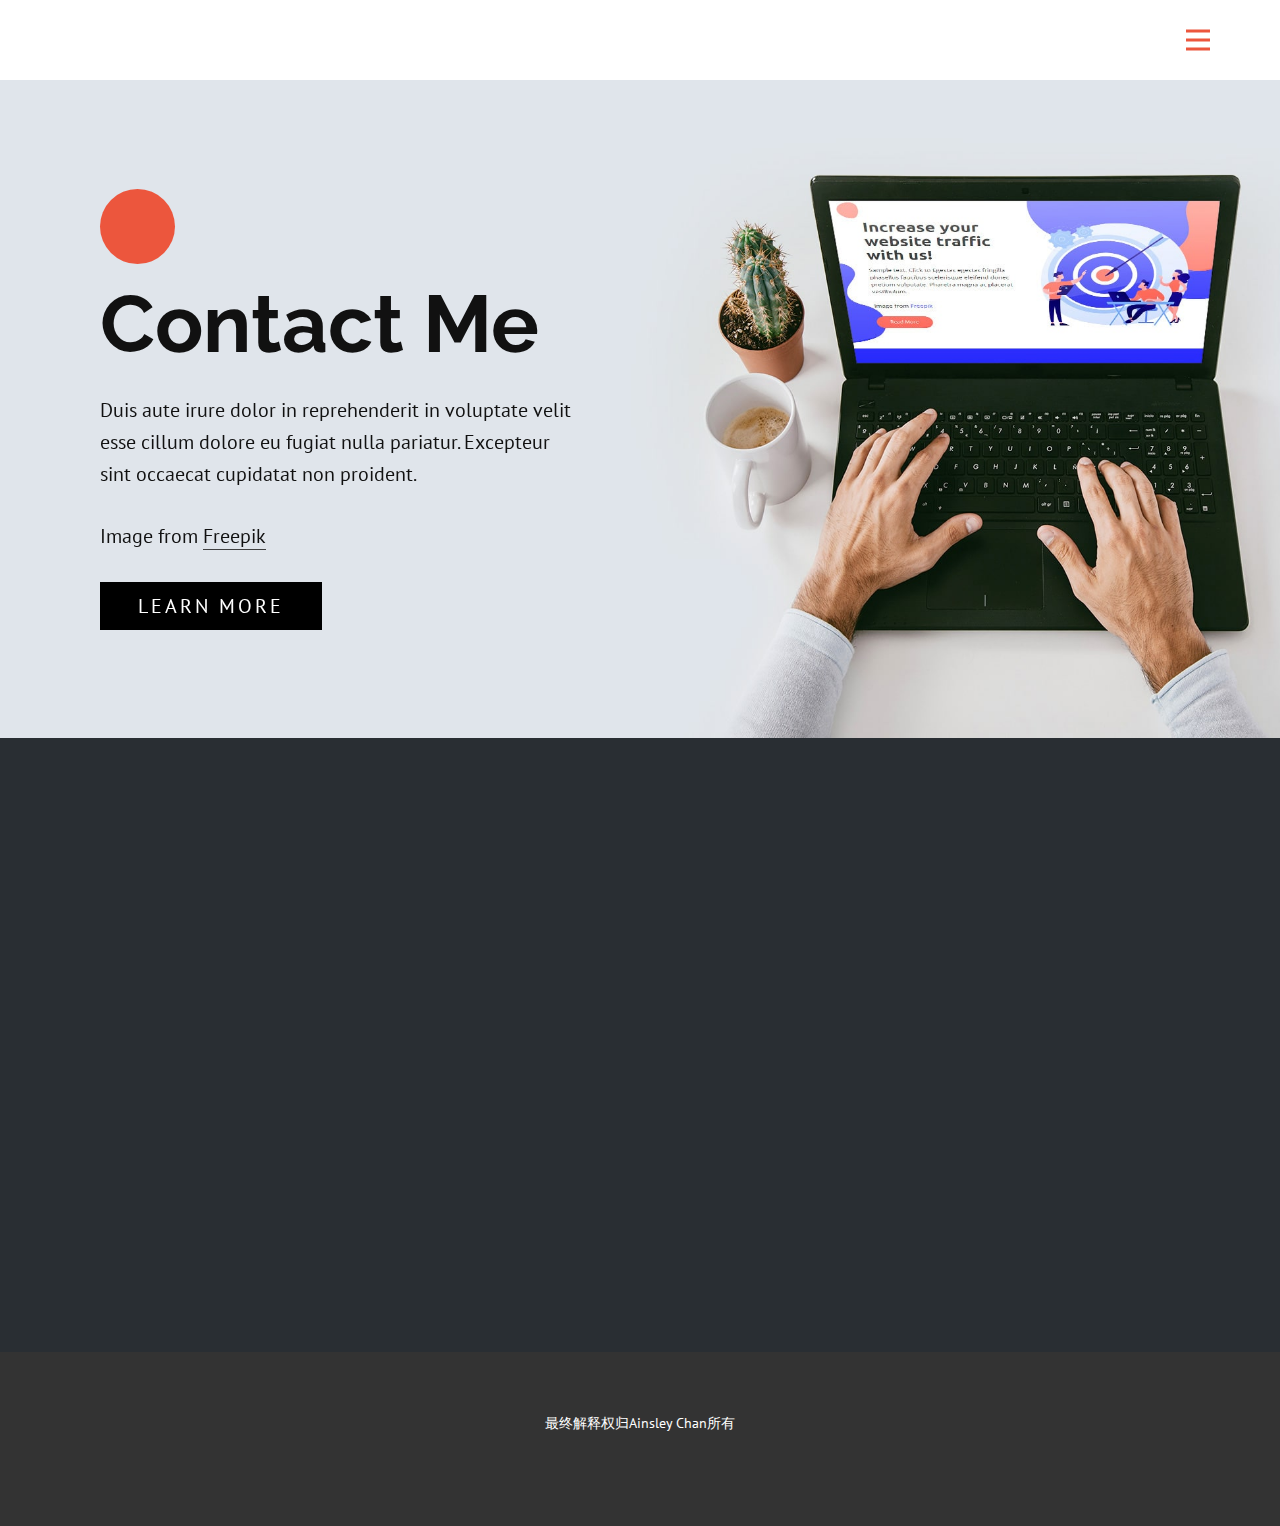
<file: Contact.html>
<!DOCTYPE html>
<html style="font-size: 16px;" lang="en"><head>
    <meta name="viewport" content="width=device-width, initial-scale=1.0">
    <meta charset="utf-8">
    <meta name="keywords" content="Contact Me, Contact Me">
    <meta name="description" content="">
    <title>Contact</title>
    <link rel="stylesheet" href="nicepage.css" media="screen">
<link rel="stylesheet" href="Contact.css" media="screen">
    <script class="u-script" type="text/javascript" src="jquery.js" defer=""></script>
    <script class="u-script" type="text/javascript" src="nicepage.js" defer=""></script>
    <meta name="generator" content="Nicepage 7.13.0, nicepage.com">
    
    
    
    
    <link id="u-page-google-font" rel="stylesheet" href="https://fonts.googleapis.com/css2?display=swap&amp;family=PT+Sans:ital,wght@0,400;0,700;1,400;1,700&amp;family=Alatsi:wght@400&amp;family=Raleway:ital,wght@0,100;0,200;0,300;0,400;0,500;0,600;0,700;0,800;0,900;1,100;1,200;1,300;1,400;1,500;1,600;1,700;1,800;1,900">
    <script type="application/ld+json">{
		"@context": "http://schema.org",
		"@type": "Organization",
		"name": ""
}</script>
    <meta name="theme-color" content="#ec563d">
    <meta property="og:title" content="Contact">
    <meta property="og:type" content="website">
  <meta name="referrer" content="origin"><meta data-intl-tel-input-cdn-path="intlTelInput/"></head>
  <body data-path-to-root="./" data-include-products="false" class="u-body u-xl-mode" data-lang="en"><header class="u-clearfix u-header u-header" id="sec-bae1"><div class="u-clearfix u-sheet u-valign-middle-lg u-valign-middle-md u-valign-middle-sm u-valign-middle-xs u-sheet-1">
        <nav class="u-menu u-menu-hamburger u-offcanvas u-menu-1" data-responsive-from="XL" role="navigation">
          <div class="menu-collapse" style="font-size: 1rem; letter-spacing: 0px; font-weight: 500;">
            <a class="u-button-style u-custom-active-color u-custom-border u-custom-border-color u-custom-hover-color u-custom-left-right-menu-spacing u-custom-padding-bottom u-custom-text-active-color u-custom-text-color u-custom-text-hover-color u-custom-top-bottom-menu-spacing u-hamburger-link u-nav-link u-text-active-palette-1-base u-text-hover-palette-2-base u-text-palette-1-base" href="#" tabindex="-1" aria-label="Open menu" aria-controls="8091">
              <svg class="u-svg-link" viewBox="0 0 24 24"><use xlink:href="#menu-hamburger"></use></svg>
              <svg class="u-svg-content" version="1.1" id="menu-hamburger" viewBox="0 0 16 16" x="0px" y="0px" xmlns:xlink="http://www.w3.org/1999/xlink" xmlns="http://www.w3.org/2000/svg"><g><rect y="1" width="16" height="2"></rect><rect y="7" width="16" height="2"></rect><rect y="13" width="16" height="2"></rect>
</g></svg>
            </a>
          </div>
          <div class="u-custom-menu u-nav-container">
            <ul class="u-nav u-spacing-2 u-unstyled u-nav-1" role="menubar"><li class="u-nav-item" role="none"><a class="u-active-grey-5 u-button-style u-hover-grey-10 u-nav-link u-text-active-palette-1-base u-text-grey-90 u-text-hover-palette-1-base" href="./" style="padding: 10px 20px;" role="menuitem">Page 9</a>
</li><li class="u-nav-item" role="none"><a class="u-active-grey-5 u-button-style u-hover-grey-10 u-nav-link u-text-active-palette-1-base u-text-grey-90 u-text-hover-palette-1-base" href="Portfolio-Page.html" style="padding: 10px 20px;" role="menuitem">My Portfolio</a>
</li><li class="u-nav-item" role="none"><a class="u-active-grey-5 u-button-style u-hover-grey-10 u-nav-link u-text-active-palette-1-base u-text-grey-90 u-text-hover-palette-1-base" href="About.html" style="padding: 10px 20px;" role="menuitem">About Me</a>
</li></ul>
          </div>
          <div class="u-custom-menu u-nav-container-collapse" id="8091" role="region" aria-label="Menu panel">
            <div class="u-black u-container-style u-inner-container-layout u-opacity u-opacity-95 u-sidenav">
              <div class="u-inner-container-layout u-sidenav-overflow">
                <div class="u-menu-close" tabindex="-1" aria-label="Close menu"></div>
                <ul class="u-align-center u-nav u-popupmenu-items u-unstyled u-nav-2"><li class="u-nav-item"><a class="u-button-style u-nav-link" href="./">Page 9</a>
</li><li class="u-nav-item"><a class="u-button-style u-nav-link" href="Portfolio-Page.html">My Portfolio</a>
</li><li class="u-nav-item"><a class="u-button-style u-nav-link" href="About.html">About Me</a>
</li></ul>
              </div>
            </div>
            <div class="u-black u-menu-overlay u-opacity u-opacity-70"></div>
          </div>
        </nav>
      </div></header>
    <section class="u-align-center u-clearfix u-container-align-center u-palette-5-light-2 u-valign-bottom-xl u-valign-middle-lg u-section-1" id="carousel_8414">
      <div class="data-layout-selected u-clearfix u-layout-wrap u-layout-wrap-1">
        <div class="u-layout">
          <div class="u-layout-row">
            <div class="u-align-left u-container-align-left u-container-style u-layout-cell u-size-27-lg u-size-27-xl u-size-60-md u-size-60-sm u-size-60-xs u-layout-cell-1" data-animation-name="customAnimationIn" data-animation-duration="1500" data-animation-delay="500">
              <div class="u-container-layout u-valign-middle u-container-layout-1">
                <div class="u-palette-1-base u-shape u-shape-circle u-shape-1"></div>
                <h1 class="u-align-left u-text u-title u-text-1" data-animation-name="" data-animation-duration="0" data-animation-delay="0" data-animation-direction="">Contact Me</h1>
                <p class="u-align-left u-text u-text-2"> Duis aute irure dolor in reprehenderit in voluptate velit esse cillum dolore eu fugiat nulla pariatur. Excepteur sint occaecat cupidatat non proident.</p>
                <p class="u-align-left u-text u-text-3">Image from <a href="https://www.freepik.com/free-psd/tablet-screen-with-smartphone-mockup-top-view" class="u-border-1 u-border-active-palette-1-base u-border-grey-75 u-border-hover-palette-1-base u-border-no-left u-border-no-right u-border-no-top u-btn u-button-link u-button-style u-none u-text-body-color u-btn-1" target="_blank" data-animation-name="" data-animation-duration="0" data-animation-delay="0" data-animation-direction="">Freepik</a>
                </p>
                <a href="#" class="u-active-palette-1-base u-align-left u-black u-border-none u-btn u-button-style u-hover-palette-1-base u-btn-2">Learn More</a>
              </div>
            </div>
            <div class="u-align-left u-container-align-left u-container-style u-image u-layout-cell u-size-33-lg u-size-33-xl u-size-60-md u-size-60-sm u-size-60-xs u-image-1" data-animation-name="customAnimationIn" data-animation-duration="1500" data-animation-delay="250" data-image-width="1337" data-image-height="1000">
              <div class="u-container-layout u-container-layout-2"></div>
            </div>
          </div>
        </div>
      </div>
    </section>
    <section class="u-clearfix u-palette-4-dark-3 u-section-2" id="carousel_b8d1">
      <div class="u-clearfix u-sheet u-sheet-1">
        <div class="data-layout-selected u-clearfix u-expanded-width u-layout-wrap u-layout-wrap-1">
          <div class="u-layout">
            <div class="u-layout-row">
              <div class="u-container-style u-layout-cell u-left-cell u-size-30 u-layout-cell-1" data-animation-name="customAnimationIn" data-animation-duration="1500" data-animation-delay="250">
                <div class="u-container-layout u-container-layout-1">
                  <h5 class="u-text u-text-1">Ready to talk?</h5>
                  <h2 class="u-text u-text-2">Contact Me</h2>
                  <p class="u-text u-text-3">Massa tempor nec feugiat nisl pretium fusce id velit. Accumsan tortor posuere ac ut. Aenean pharetra magna ac placerat vestibulum lectus. Praesent semper feugiat nibh sed pulvinar. Lorem sed risus ultricies tristique.&nbsp;<br>
                    <br>Dictumst vestibulum rhoncus est pellentesque elit ullamcorper. Amet dictum sit amet justo donec enim diam vulputate. Ut morbi tincidunt augue interdum velit euismod in pellentesque. Volutpat lacus laoreet non curabitur.
                  </p>
                </div>
              </div>
              <div class="u-container-style u-layout-cell u-right-cell u-size-30 u-layout-cell-2" data-animation-name="customAnimationIn" data-animation-duration="1500" data-animation-delay="500">
                <div class="u-container-layout u-valign-top u-container-layout-2">
                  <div class="u-expanded-width u-form u-form-1">
                    <form action="https://forms.nicepagesrv.com/v2/form/process" class="u-block-edba-12 u-clearfix u-form-spacing-15 u-form-vertical u-inner-form" source="email"><!-- hidden inputs for siteId and pageId -->
                      <div class="u-form-group u-form-name">
                        <label for="name-f798" class="u-form-control-hidden u-label">Name</label>
                        <input type="text" placeholder="Enter your Name" id="name-f798" name="name" class="u-border-2 u-border-no-left u-border-no-right u-border-no-top u-border-white u-input u-input-rectangle" required="">
                      </div><!-- always visible -->
                      <div class="u-form-email u-form-group">
                        <label for="email-f798" class="u-form-control-hidden u-label">Email</label>
                        <input type="email" placeholder="Enter a valid email address" id="email-f798" name="email" class="u-border-2 u-border-no-left u-border-no-right u-border-no-top u-border-white u-input u-input-rectangle" required="">
                      </div>
                      <div class="u-form-group u-form-message">
                        <label for="message-f798" class="u-form-control-hidden u-label">Message</label>
                        <textarea placeholder="Enter your message" rows="4" cols="50" id="message-f798" name="message" class="u-border-2 u-border-no-left u-border-no-right u-border-no-top u-border-white u-input u-input-rectangle" required=""></textarea>
                      </div>
                      <div class="u-form-group u-form-submit">
                        <a href="#" class="u-active-white u-border-2 u-border-active-white u-border-hover-white u-border-white u-btn u-btn-submit u-button-style u-hover-white u-none u-text-active-palette-4-base u-text-body-alt-color u-text-hover-palette-4-base u-btn-1">Submit</a>
                        <input type="submit" value="submit" class="u-form-control-hidden">
                      </div>
                      <div class="u-form-send-message u-form-send-success">Thank you! Your message has been sent.</div>
                      <div class="u-form-send-error u-form-send-message">Unable to send your message. Please fix errors then try again.</div>
                      <input type="hidden" value="" name="recaptchaResponse">
                      <input type="hidden" name="formServices" value="">
                    </form>
                  </div>
                  <div class="u-social-icons u-spacing-10 u-social-icons-1">
                    <a class="u-social-url" target="_blank" href=""><span class="u-icon u-icon-circle u-social-facebook u-social-icon u-icon-1"><svg class="u-svg-link" preserveAspectRatio="xMidYMin slice" viewBox="0 0 112.2 112.2" style=""><use xlink:href="#svg-5f4f"></use></svg><svg x="0px" y="0px" viewBox="0 0 112.2 112.2" enable-background="new 0 0 112.2 112.2" xml:space="preserve" id="svg-5f4f" class="u-svg-content"><path d="M75.5,28.8H65.4c-1.5,0-4,0.9-4,4.3v9.4h13.9l-1.5,15.8H61.4v45.1H42.8V58.3h-8.8V42.4h8.8V32.2 c0-7.4,3.4-18.8,18.8-18.8h13.8v15.4H75.5z"></path></svg></span>
                    </a>
                    <a class="u-social-url" target="_blank" href=""><span class="u-icon u-icon-circle u-social-icon u-social-twitter u-icon-2"><svg class="u-svg-link" preserveAspectRatio="xMidYMin slice" viewBox="0 0 112.2 112.2" style=""><use xlink:href="#svg-a709"></use></svg><svg x="0px" y="0px" viewBox="0 0 112.2 112.2" enable-background="new 0 0 112.2 112.2" xml:space="preserve" id="svg-a709" class="u-svg-content"><path d="M92.2,38.2c0,0.8,0,1.6,0,2.3c0,24.3-18.6,52.4-52.6,52.4c-10.6,0.1-20.2-2.9-28.5-8.2 c1.4,0.2,2.9,0.2,4.4,0.2c8.7,0,16.7-2.9,23-7.9c-8.1-0.2-14.9-5.5-17.3-12.8c1.1,0.2,2.4,0.2,3.4,0.2c1.6,0,3.3-0.2,4.8-0.7 c-8.4-1.6-14.9-9.2-14.9-18c0-0.2,0-0.2,0-0.2c2.5,1.4,5.4,2.2,8.4,2.3c-5-3.3-8.3-8.9-8.3-15.4c0-3.4,1-6.5,2.5-9.2 c9.1,11.1,22.7,18.5,38,19.2c-0.2-1.4-0.4-2.8-0.4-4.3c0.1-10,8.3-18.2,18.5-18.2c5.4,0,10.1,2.2,13.5,5.7c4.3-0.8,8.1-2.3,11.7-4.5 c-1.4,4.3-4.3,7.9-8.1,10.1c3.7-0.4,7.3-1.4,10.6-2.9C98.9,32.3,95.7,35.5,92.2,38.2z"></path></svg></span>
                    </a>
                    <a class="u-social-url" target="_blank" href=""><span class="u-icon u-icon-circle u-social-icon u-social-instagram u-icon-3"><svg class="u-svg-link" preserveAspectRatio="xMidYMin slice" viewBox="0 0 112.2 112.2" style=""><use xlink:href="#svg-0b43"></use></svg><svg x="0px" y="0px" viewBox="0 0 112.2 112.2" enable-background="new 0 0 112.2 112.2" xml:space="preserve" id="svg-0b43" class="u-svg-content"><path d="M55.9,32.9c-12.8,0-23.2,10.4-23.2,23.2s10.4,23.2,23.2,23.2s23.2-10.4,23.2-23.2S68.7,32.9,55.9,32.9z M55.9,69.4c-7.4,0-13.3-6-13.3-13.3c-0.1-7.4,6-13.3,13.3-13.3s13.3,6,13.3,13.3C69.3,63.5,63.3,69.4,55.9,69.4z"></path><path d="M79.7,26.8c-3,0-5.4,2.5-5.4,5.4s2.5,5.4,5.4,5.4c3,0,5.4-2.5,5.4-5.4S82.7,26.8,79.7,26.8z"></path><path d="M78.2,11H33.5C21,11,10.8,21.3,10.8,33.7v44.7c0,12.6,10.2,22.8,22.7,22.8h44.7c12.6,0,22.7-10.2,22.7-22.7 V33.7C100.8,21.1,90.6,11,78.2,11z M91,78.4c0,7.1-5.8,12.8-12.8,12.8H33.5c-7.1,0-12.8-5.8-12.8-12.8V33.7 c0-7.1,5.8-12.8,12.8-12.8h44.7c7.1,0,12.8,5.8,12.8,12.8V78.4z"></path></svg></span>
                    </a>
                    <a class="u-social-url" target="_blank" href="#"><span class="u-icon u-icon-circle u-social-behance u-social-icon u-icon-4"><svg class="u-svg-link" preserveAspectRatio="xMidYMin slice" viewBox="0 0 112.2 112.2" style=""><use xlink:href="#svg-b173"></use></svg><svg x="0px" y="0px" viewBox="0 0 112.2 112.2" enable-background="new 0 0 112.2 112.2" xml:space="preserve" id="svg-b173" class="u-svg-content"><rect x="70.3" y="32" width="23" height="6.9"></rect><path d="M48.3,54c0,0,8.5-0.6,8.5-10.5s-6.9-14.8-15.7-14.8H12v55.9h29.1c0,0,17.8,0.6,17.8-16.5 C58.7,68.1,59.5,54.2,48.3,54z M24.8,38.5h16.3c0,0,4,0,4,5.8s-2.4,6.6-5,6.6H24.8V38.5z M40.3,74.5H24.8V59.6h16.3c0,0,6,0,6,7.7 C46.9,73.7,42.5,74.5,40.3,74.5z"></path><path d="M82.3,43C61,43,61,64.2,61,64.3c0,0-1.5,21.3,21.3,21.3c0,0,19.1,1.2,19.1-14.8h-9.7c0,0,0.2,6-8.9,6 c0,0-9.7,0.7-9.7-9.6h29C101.8,67.2,105,42.8,82.3,43z M72.8,59.6c0,0,1.2-8.6,9.7-8.6s8.5,8.6,8.6,8.6H72.8z"></path></svg></span>
                    </a>
                    <a class="u-social-url" target="_blank" href="#"><span class="u-icon u-icon-circle u-social-icon u-social-pinterest u-icon-5"><svg class="u-svg-link" preserveAspectRatio="xMidYMin slice" viewBox="0 0 112.2 112.2" style=""><use xlink:href="#svg-9a6f"></use></svg><svg x="0px" y="0px" viewBox="0 0 112.2 112.2" enable-background="new 0 0 112.2 112.2" xml:space="preserve" id="svg-9a6f" class="u-svg-content"><path d="M61.9,79.8c-5.5-0.3-7.8-3.1-12-5.8c-2.3,12.4-5.4,24.3-13.8,30.5c-2.6-18.7,3.8-32.8,6.9-47.7 c-5.1-8.7,0.7-26.2,11.5-21.9c13.5,5.4-11.6,32.3,5.1,35.7c17.6,3.5,24.7-30.5,13.8-41.4c-15.7-16.1-45.7-0.5-42,22.3 c0.9,5.6,6.7,7.2,2.3,15c-10.1-2.2-13-10.2-12.7-20.7c0.6-17.3,15.5-29.3,30.5-31.1c19-2.2,36.8,6.9,39.2,24.7 C93.4,59.5,82.3,81.3,61.9,79.8z"></path></svg></span>
                    </a>
                  </div>
                </div>
              </div>
            </div>
          </div>
        </div>
      </div>
    </section>
    
    
    
    <footer class="u-align-center u-clearfix u-footer u-grey-80 u-footer" id="sec-d13a"><div class="u-clearfix u-sheet u-valign-middle u-sheet-1">
        <p class="u-small-text u-text u-text-variant u-text-1">最终解释权归Ainsley Chan所有 </p>
      </div></footer>
    <section class="u-backlink u-clearfix u-grey-80"></section>
  
</body></html>
</file>
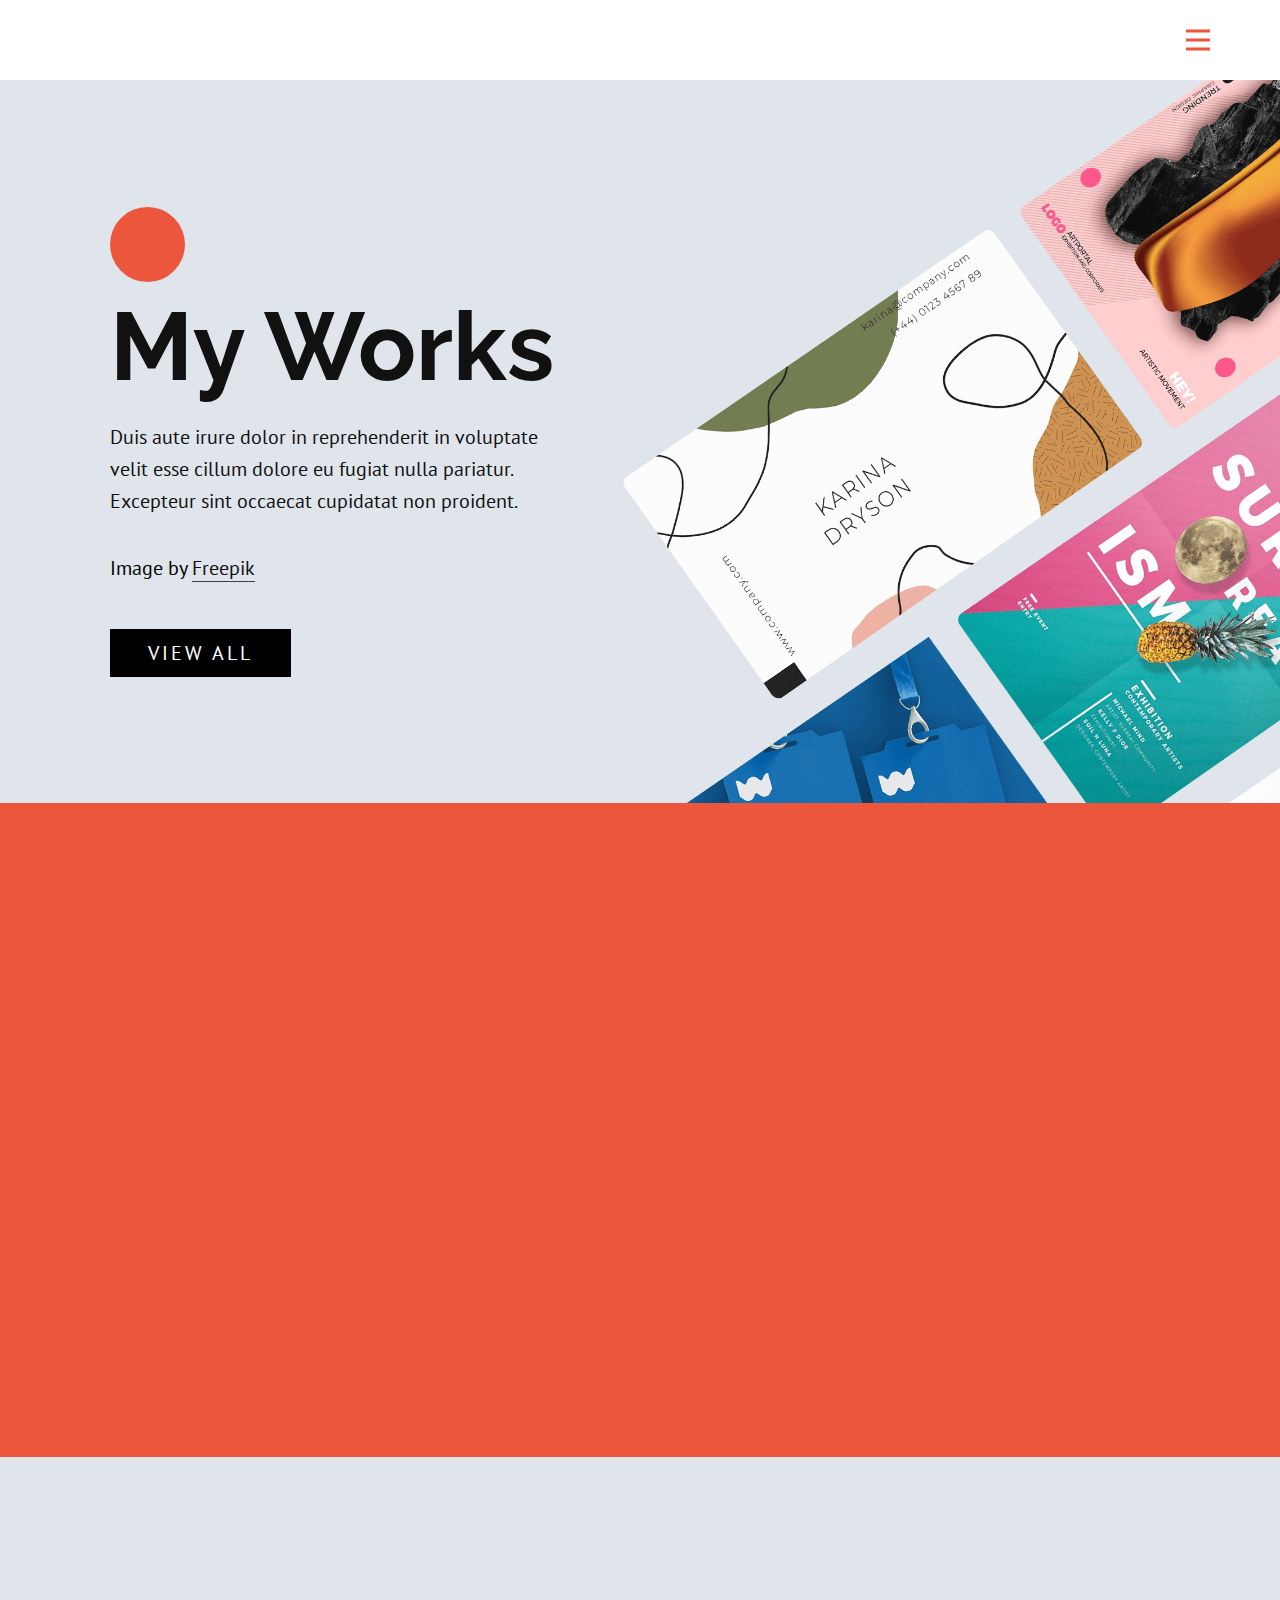
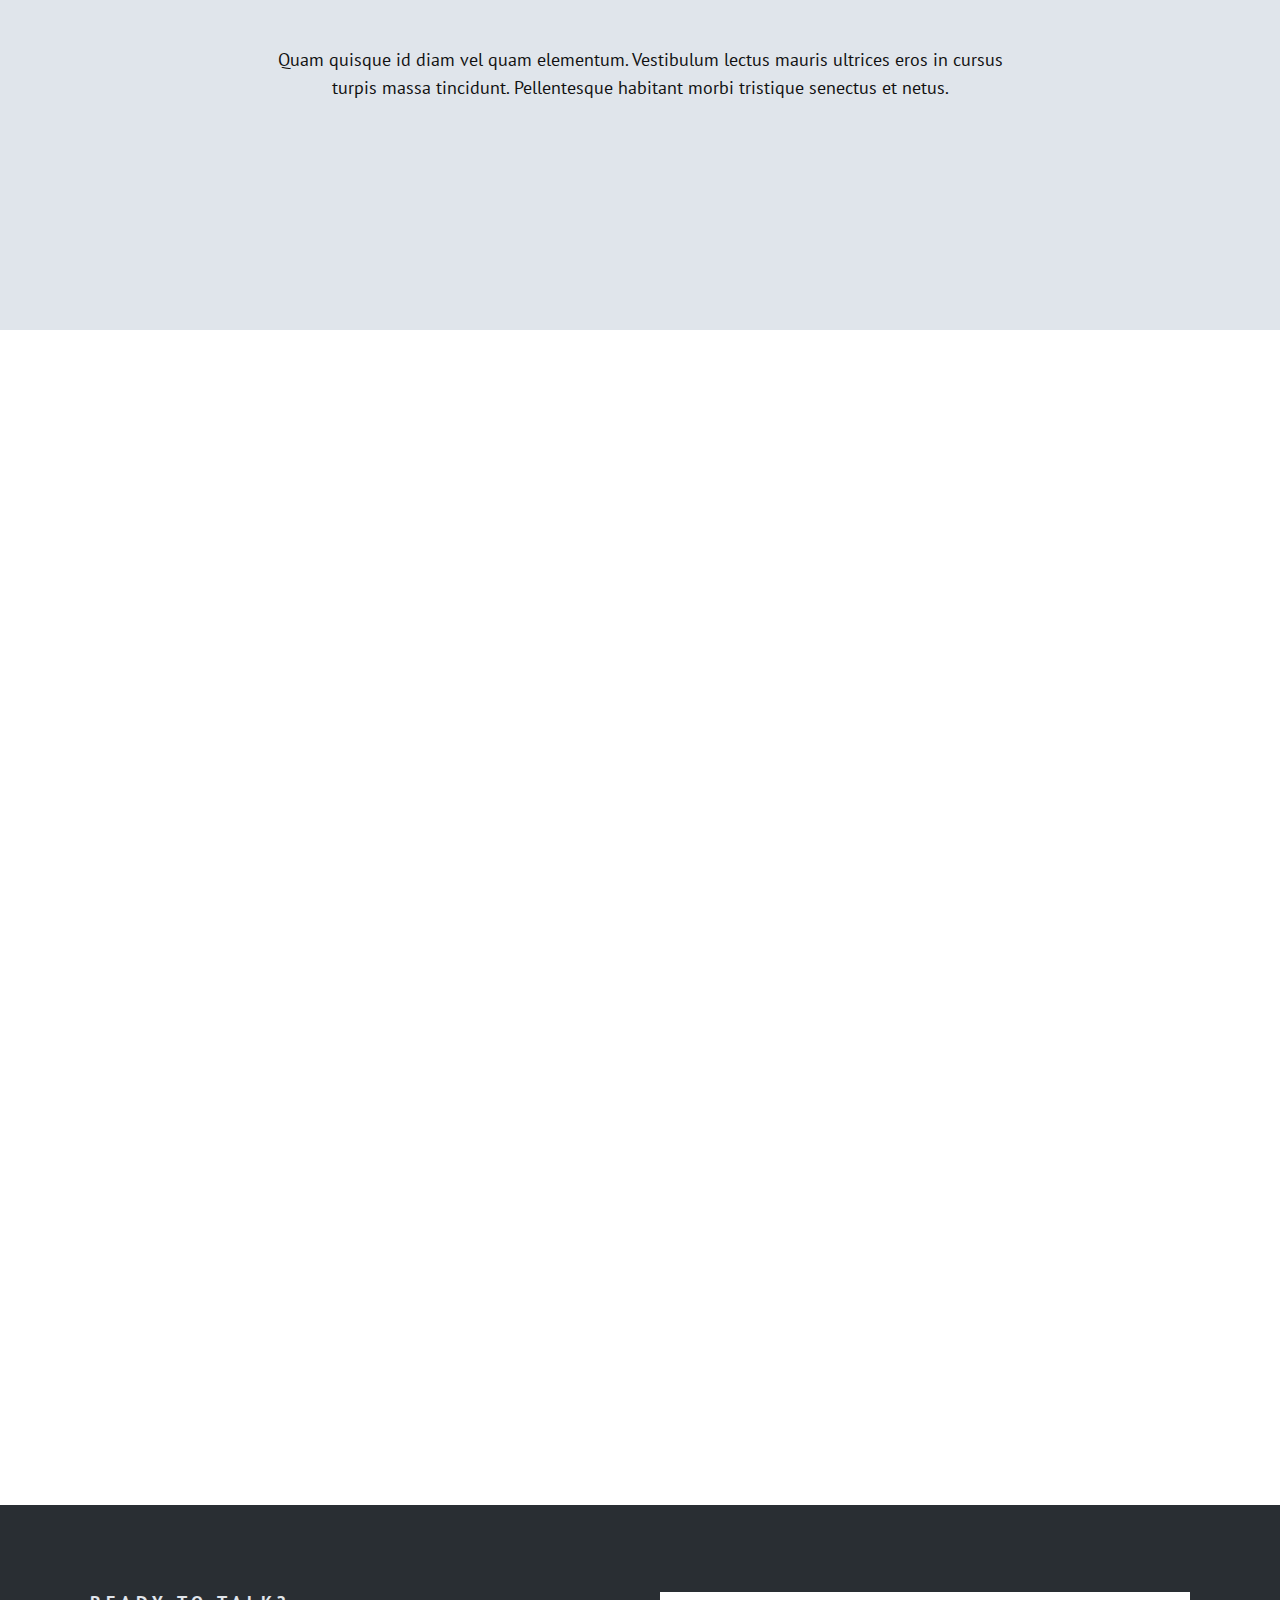
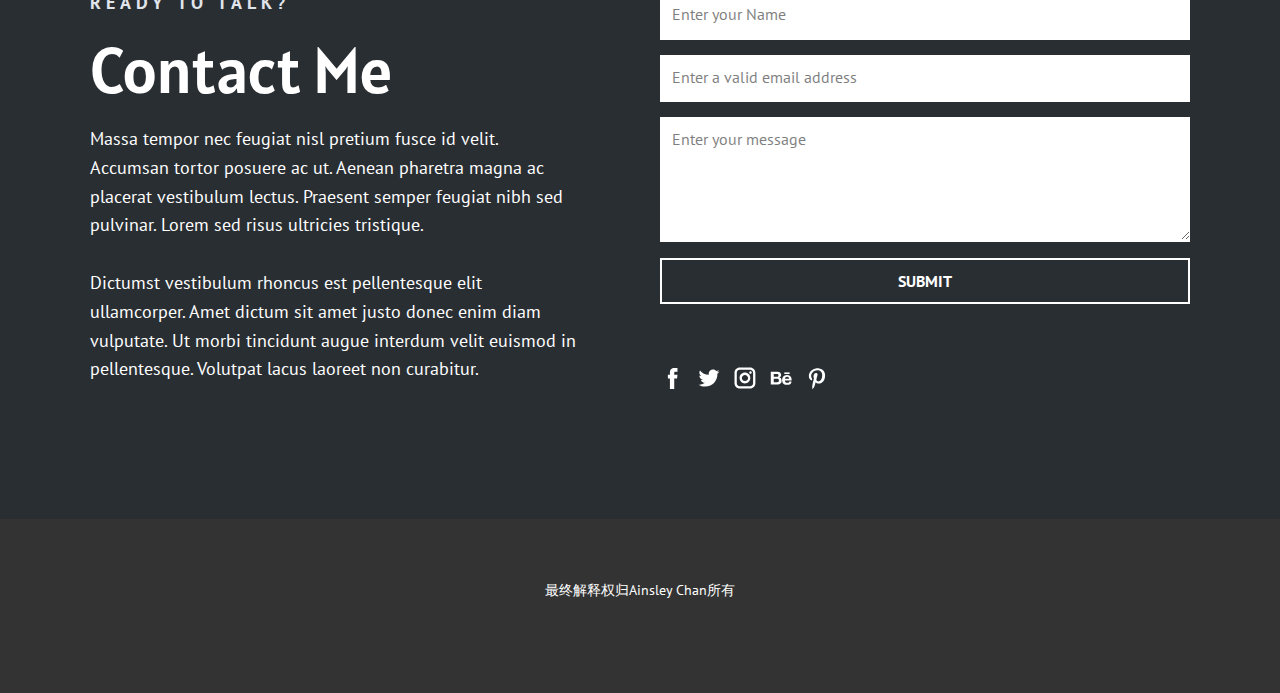
<file: Portfolio-Page.html>
<!DOCTYPE html>
<html style="font-size: 16px;" lang="en"><head>
    <meta name="viewport" content="width=device-width, initial-scale=1.0">
    <meta charset="utf-8">
    <meta name="keywords" content="My Works, ​25 years experience in design, My Works, Contact Me">
    <meta name="description" content="">
    <title>Portfolio Page</title>
    <link rel="stylesheet" href="nicepage.css" media="screen">
<link rel="stylesheet" href="Portfolio-Page.css" media="screen">
    <script class="u-script" type="text/javascript" src="jquery.js" defer=""></script>
    <script class="u-script" type="text/javascript" src="nicepage.js" defer=""></script>
    <meta name="generator" content="Nicepage 7.13.0, nicepage.com">
    
    
    
    
    
    
    <link id="u-page-google-font" rel="stylesheet" href="https://fonts.googleapis.com/css2?display=swap&amp;family=PT+Sans:ital,wght@0,400;0,700;1,400;1,700&amp;family=Alatsi:wght@400&amp;family=Raleway:ital,wght@0,100;0,200;0,300;0,400;0,500;0,600;0,700;0,800;0,900;1,100;1,200;1,300;1,400;1,500;1,600;1,700;1,800;1,900">
    <script type="application/ld+json">{
		"@context": "http://schema.org",
		"@type": "Organization",
		"name": ""
}</script>
    <meta name="theme-color" content="#ec563d">
    <meta property="og:title" content="Portfolio Page">
    <meta property="og:type" content="website">
  <meta name="referrer" content="origin"><meta data-intl-tel-input-cdn-path="intlTelInput/"></head>
  <body data-path-to-root="./" data-include-products="false" class="u-body u-xl-mode" data-lang="en"><header class="u-clearfix u-header u-header" id="sec-bae1"><div class="u-clearfix u-sheet u-valign-middle-lg u-valign-middle-md u-valign-middle-sm u-valign-middle-xs u-sheet-1">
        <nav class="u-menu u-menu-hamburger u-offcanvas u-menu-1" data-responsive-from="XL" role="navigation">
          <div class="menu-collapse" style="font-size: 1rem; letter-spacing: 0px; font-weight: 500;">
            <a class="u-button-style u-custom-active-color u-custom-border u-custom-border-color u-custom-hover-color u-custom-left-right-menu-spacing u-custom-padding-bottom u-custom-text-active-color u-custom-text-color u-custom-text-hover-color u-custom-top-bottom-menu-spacing u-hamburger-link u-nav-link u-text-active-palette-1-base u-text-hover-palette-2-base u-text-palette-1-base" href="#" tabindex="-1" aria-label="Open menu" aria-controls="8091">
              <svg class="u-svg-link" viewBox="0 0 24 24"><use xlink:href="#menu-hamburger"></use></svg>
              <svg class="u-svg-content" version="1.1" id="menu-hamburger" viewBox="0 0 16 16" x="0px" y="0px" xmlns:xlink="http://www.w3.org/1999/xlink" xmlns="http://www.w3.org/2000/svg"><g><rect y="1" width="16" height="2"></rect><rect y="7" width="16" height="2"></rect><rect y="13" width="16" height="2"></rect>
</g></svg>
            </a>
          </div>
          <div class="u-custom-menu u-nav-container">
            <ul class="u-nav u-spacing-2 u-unstyled u-nav-1" role="menubar"><li class="u-nav-item" role="none"><a class="u-active-grey-5 u-button-style u-hover-grey-10 u-nav-link u-text-active-palette-1-base u-text-grey-90 u-text-hover-palette-1-base" href="./" style="padding: 10px 20px;" role="menuitem">Page 9</a>
</li><li class="u-nav-item" role="none"><a class="u-active-grey-5 u-button-style u-hover-grey-10 u-nav-link u-text-active-palette-1-base u-text-grey-90 u-text-hover-palette-1-base" href="Portfolio-Page.html" style="padding: 10px 20px;" role="menuitem">My Portfolio</a>
</li><li class="u-nav-item" role="none"><a class="u-active-grey-5 u-button-style u-hover-grey-10 u-nav-link u-text-active-palette-1-base u-text-grey-90 u-text-hover-palette-1-base" href="About.html" style="padding: 10px 20px;" role="menuitem">About Me</a>
</li></ul>
          </div>
          <div class="u-custom-menu u-nav-container-collapse" id="8091" role="region" aria-label="Menu panel">
            <div class="u-black u-container-style u-inner-container-layout u-opacity u-opacity-95 u-sidenav">
              <div class="u-inner-container-layout u-sidenav-overflow">
                <div class="u-menu-close" tabindex="-1" aria-label="Close menu"></div>
                <ul class="u-align-center u-nav u-popupmenu-items u-unstyled u-nav-2"><li class="u-nav-item"><a class="u-button-style u-nav-link" href="./">Page 9</a>
</li><li class="u-nav-item"><a class="u-button-style u-nav-link" href="Portfolio-Page.html">My Portfolio</a>
</li><li class="u-nav-item"><a class="u-button-style u-nav-link" href="About.html">About Me</a>
</li></ul>
              </div>
            </div>
            <div class="u-black u-menu-overlay u-opacity u-opacity-70"></div>
          </div>
        </nav>
      </div></header>
    <section class="u-clearfix u-palette-5-light-2 u-section-1" id="carousel_9805">
      <div class="data-layout-selected u-clearfix u-layout-wrap u-layout-wrap-1">
        <div class="u-layout">
          <div class="u-layout-row">
            <div class="u-align-left u-container-align-left u-container-style u-layout-cell u-left-cell u-size-27-lg u-size-27-xl u-size-29-md u-size-29-sm u-size-29-xs u-layout-cell-1">
              <div class="u-container-layout u-valign-middle u-container-layout-1">
                <div class="u-palette-1-base u-shape u-shape-circle u-shape-1"></div>
                <h1 class="u-align-left u-text u-title u-text-1">My Works</h1>
                <p class="u-align-left u-text u-text-2"> Duis aute irure dolor in reprehenderit in voluptate velit esse cillum dolore eu fugiat nulla pariatur. Excepteur sint occaecat cupidatat non proident.</p>
                <p class="u-align-left u-text u-text-black u-text-3">Image by <a href="https://www.freepik.com/psd/mockup" class="u-border-1 u-border-active-palette-1-base u-border-grey-75 u-border-hover-palette-1-base u-border-no-left u-border-no-right u-border-no-top u-btn u-button-link u-button-style u-none u-text-body-color u-btn-1">Freepik</a>
                </p>
                <a href="#" class="u-active-palette-1-base u-align-left u-black u-border-none u-btn u-button-style u-hover-palette-1-base u-btn-2">View All</a>
              </div>
            </div>
            <div class="u-container-style u-image u-layout-cell u-right-cell u-size-31-md u-size-31-sm u-size-31-xs u-size-33-lg u-size-33-xl u-image-1" data-image-width="1497" data-image-height="1285" data-animation-name="customAnimationIn" data-animation-duration="1500">
              <div class="u-container-layout u-container-layout-2"></div>
            </div>
          </div>
        </div>
      </div>
    </section>
    <section class="u-clearfix u-container-align-center u-palette-1-base u-section-2" id="carousel_b883">
      <div class="u-clearfix u-sheet u-valign-middle u-sheet-1">
        <h2 class="u-align-center u-text u-text-default u-text-1" data-animation-name="customAnimationIn" data-animation-duration="1500" data-animation-delay="0"> 25 years experience in design</h2>
        <div class="u-expanded-width u-list u-list-1">
          <div class="u-repeater u-repeater-1">
            <div class="u-align-left u-container-align-left u-container-style u-list-item u-repeater-item u-shape-rectangle u-list-item-1" data-animation-direction="Up" data-animation-name="customAnimationIn" data-animation-duration="1500" data-animation-delay="500">
              <div class="u-container-layout u-similar-container u-valign-top u-container-layout-1">
                <h3 class="u-align-left u-text u-text-default u-text-2">Content</h3>
                <ul class="u-align-left u-custom-list u-text u-text-3">
                  <li style="">
                    <div class="u-list-icon u-text-white">
                      <svg class="u-svg-content" viewBox="0 0 409.6 409.6" x="0px" y="0px" id="svg-eac1" style="enable-background:new 0 0 409.6 409.6;"><g><g><path d="M392.533,187.733H221.867V17.067C221.867,7.641,214.226,0,204.8,0s-17.067,7.641-17.067,17.067v170.667H17.067    C7.641,187.733,0,195.374,0,204.8s7.641,17.067,17.067,17.067h170.667v170.667c0,9.426,7.641,17.067,17.067,17.067    s17.067-7.641,17.067-17.067V221.867h170.667c9.426,0,17.067-7.641,17.067-17.067S401.959,187.733,392.533,187.733z"></path>
</g>
</g></svg>
                    </div>Content Development
                  </li>
                  <li style="">
                    <div class="u-list-icon u-text-white">
                      <svg class="u-svg-content" viewBox="0 0 409.6 409.6" x="0px" y="0px" id="svg-eac1" style="enable-background:new 0 0 409.6 409.6;"><g><g><path d="M392.533,187.733H221.867V17.067C221.867,7.641,214.226,0,204.8,0s-17.067,7.641-17.067,17.067v170.667H17.067    C7.641,187.733,0,195.374,0,204.8s7.641,17.067,17.067,17.067h170.667v170.667c0,9.426,7.641,17.067,17.067,17.067    s17.067-7.641,17.067-17.067V221.867h170.667c9.426,0,17.067-7.641,17.067-17.067S401.959,187.733,392.533,187.733z"></path>
</g>
</g></svg>
                    </div>Curation
                  </li>
                  <li style="">
                    <div class="u-list-icon u-text-white">
                      <svg class="u-svg-content" viewBox="0 0 409.6 409.6" x="0px" y="0px" id="svg-eac1" style="enable-background:new 0 0 409.6 409.6;"><g><g><path d="M392.533,187.733H221.867V17.067C221.867,7.641,214.226,0,204.8,0s-17.067,7.641-17.067,17.067v170.667H17.067    C7.641,187.733,0,195.374,0,204.8s7.641,17.067,17.067,17.067h170.667v170.667c0,9.426,7.641,17.067,17.067,17.067    s17.067-7.641,17.067-17.067V221.867h170.667c9.426,0,17.067-7.641,17.067-17.067S401.959,187.733,392.533,187.733z"></path>
</g>
</g></svg>
                    </div>Copywriting
                  </li>
                  <li style="">
                    <div class="u-list-icon u-text-white">
                      <svg class="u-svg-content" viewBox="0 0 409.6 409.6" x="0px" y="0px" id="svg-eac1" style="enable-background:new 0 0 409.6 409.6;"><g><g><path d="M392.533,187.733H221.867V17.067C221.867,7.641,214.226,0,204.8,0s-17.067,7.641-17.067,17.067v170.667H17.067    C7.641,187.733,0,195.374,0,204.8s7.641,17.067,17.067,17.067h170.667v170.667c0,9.426,7.641,17.067,17.067,17.067    s17.067-7.641,17.067-17.067V221.867h170.667c9.426,0,17.067-7.641,17.067-17.067S401.959,187.733,392.533,187.733z"></path>
</g>
</g></svg>
                    </div>Animation
                  </li>
                  <li style="">
                    <div class="u-list-icon u-text-white">
                      <svg class="u-svg-content" viewBox="0 0 409.6 409.6" x="0px" y="0px" id="svg-eac1" style="enable-background:new 0 0 409.6 409.6;"><g><g><path d="M392.533,187.733H221.867V17.067C221.867,7.641,214.226,0,204.8,0s-17.067,7.641-17.067,17.067v170.667H17.067    C7.641,187.733,0,195.374,0,204.8s7.641,17.067,17.067,17.067h170.667v170.667c0,9.426,7.641,17.067,17.067,17.067    s17.067-7.641,17.067-17.067V221.867h170.667c9.426,0,17.067-7.641,17.067-17.067S401.959,187.733,392.533,187.733z"></path>
</g>
</g></svg>
                    </div>Film
                  </li>
                  <li style="">
                    <div class="u-list-icon u-text-white">
                      <svg class="u-svg-content" viewBox="0 0 409.6 409.6" x="0px" y="0px" id="svg-eac1" style="enable-background:new 0 0 409.6 409.6;"><g><g><path d="M392.533,187.733H221.867V17.067C221.867,7.641,214.226,0,204.8,0s-17.067,7.641-17.067,17.067v170.667H17.067    C7.641,187.733,0,195.374,0,204.8s7.641,17.067,17.067,17.067h170.667v170.667c0,9.426,7.641,17.067,17.067,17.067    s17.067-7.641,17.067-17.067V221.867h170.667c9.426,0,17.067-7.641,17.067-17.067S401.959,187.733,392.533,187.733z"></path>
</g>
</g></svg>
                    </div>Social Media
                  </li>
                </ul>
              </div>
            </div>
            <div class="u-align-left u-container-align-left u-container-style u-list-item u-repeater-item u-shape-rectangle u-list-item-2" data-animation-direction="Up" data-animation-name="customAnimationIn" data-animation-duration="1500" data-animation-delay="750">
              <div class="u-container-layout u-similar-container u-valign-top u-container-layout-2">
                <h3 class="u-align-left u-text u-text-default u-text-4"> Branding</h3>
                <ul class="u-align-left u-custom-list u-text u-text-5">
                  <li style="">
                    <div class="u-list-icon u-text-white">
                      <svg class="u-svg-content" viewBox="0 0 409.6 409.6" x="0px" y="0px" id="svg-a797" style="enable-background:new 0 0 409.6 409.6;"><g><g><path d="M392.533,187.733H221.867V17.067C221.867,7.641,214.226,0,204.8,0s-17.067,7.641-17.067,17.067v170.667H17.067    C7.641,187.733,0,195.374,0,204.8s7.641,17.067,17.067,17.067h170.667v170.667c0,9.426,7.641,17.067,17.067,17.067    s17.067-7.641,17.067-17.067V221.867h170.667c9.426,0,17.067-7.641,17.067-17.067S401.959,187.733,392.533,187.733z"></path>
</g>
</g></svg>
                    </div> Identity Design
                  </li>
                  <li style="">
                    <div class="u-list-icon u-text-white">
                      <svg class="u-svg-content" viewBox="0 0 409.6 409.6" x="0px" y="0px" id="svg-a797" style="enable-background:new 0 0 409.6 409.6;"><g><g><path d="M392.533,187.733H221.867V17.067C221.867,7.641,214.226,0,204.8,0s-17.067,7.641-17.067,17.067v170.667H17.067    C7.641,187.733,0,195.374,0,204.8s7.641,17.067,17.067,17.067h170.667v170.667c0,9.426,7.641,17.067,17.067,17.067    s17.067-7.641,17.067-17.067V221.867h170.667c9.426,0,17.067-7.641,17.067-17.067S401.959,187.733,392.533,187.733z"></path>
</g>
</g></svg>
                    </div>Design System
                  </li>
                  <li style="">
                    <div class="u-list-icon u-text-white">
                      <svg class="u-svg-content" viewBox="0 0 409.6 409.6" x="0px" y="0px" id="svg-a797" style="enable-background:new 0 0 409.6 409.6;"><g><g><path d="M392.533,187.733H221.867V17.067C221.867,7.641,214.226,0,204.8,0s-17.067,7.641-17.067,17.067v170.667H17.067    C7.641,187.733,0,195.374,0,204.8s7.641,17.067,17.067,17.067h170.667v170.667c0,9.426,7.641,17.067,17.067,17.067    s17.067-7.641,17.067-17.067V221.867h170.667c9.426,0,17.067-7.641,17.067-17.067S401.959,187.733,392.533,187.733z"></path>
</g>
</g></svg>
                    </div>Art Direction
                  </li>
                  <li style="">
                    <div class="u-list-icon u-text-white">
                      <svg class="u-svg-content" viewBox="0 0 409.6 409.6" x="0px" y="0px" id="svg-a797" style="enable-background:new 0 0 409.6 409.6;"><g><g><path d="M392.533,187.733H221.867V17.067C221.867,7.641,214.226,0,204.8,0s-17.067,7.641-17.067,17.067v170.667H17.067    C7.641,187.733,0,195.374,0,204.8s7.641,17.067,17.067,17.067h170.667v170.667c0,9.426,7.641,17.067,17.067,17.067    s17.067-7.641,17.067-17.067V221.867h170.667c9.426,0,17.067-7.641,17.067-17.067S401.959,187.733,392.533,187.733z"></path>
</g>
</g></svg>
                    </div>Print
                  </li>
                  <li style="">
                    <div class="u-list-icon u-text-white">
                      <svg class="u-svg-content" viewBox="0 0 409.6 409.6" x="0px" y="0px" id="svg-a797" style="enable-background:new 0 0 409.6 409.6;"><g><g><path d="M392.533,187.733H221.867V17.067C221.867,7.641,214.226,0,204.8,0s-17.067,7.641-17.067,17.067v170.667H17.067    C7.641,187.733,0,195.374,0,204.8s7.641,17.067,17.067,17.067h170.667v170.667c0,9.426,7.641,17.067,17.067,17.067    s17.067-7.641,17.067-17.067V221.867h170.667c9.426,0,17.067-7.641,17.067-17.067S401.959,187.733,392.533,187.733z"></path>
</g>
</g></svg>
                    </div>Packaging
                  </li>
                  <li style="">
                    <div class="u-list-icon u-text-white">
                      <svg class="u-svg-content" viewBox="0 0 409.6 409.6" x="0px" y="0px" id="svg-a797" style="enable-background:new 0 0 409.6 409.6;"><g><g><path d="M392.533,187.733H221.867V17.067C221.867,7.641,214.226,0,204.8,0s-17.067,7.641-17.067,17.067v170.667H17.067    C7.641,187.733,0,195.374,0,204.8s7.641,17.067,17.067,17.067h170.667v170.667c0,9.426,7.641,17.067,17.067,17.067    s17.067-7.641,17.067-17.067V221.867h170.667c9.426,0,17.067-7.641,17.067-17.067S401.959,187.733,392.533,187.733z"></path>
</g>
</g></svg>
                    </div>Books
                  </li>
                  <li style="">
                    <div class="u-list-icon u-text-white">
                      <svg class="u-svg-content" viewBox="0 0 409.6 409.6" x="0px" y="0px" id="svg-a797" style="enable-background:new 0 0 409.6 409.6;"><g><g><path d="M392.533,187.733H221.867V17.067C221.867,7.641,214.226,0,204.8,0s-17.067,7.641-17.067,17.067v170.667H17.067    C7.641,187.733,0,195.374,0,204.8s7.641,17.067,17.067,17.067h170.667v170.667c0,9.426,7.641,17.067,17.067,17.067    s17.067-7.641,17.067-17.067V221.867h170.667c9.426,0,17.067-7.641,17.067-17.067S401.959,187.733,392.533,187.733z"></path>
</g>
</g></svg>
                    </div>Activation
                  </li>
                  <li style="">
                    <div class="u-list-icon u-text-white">
                      <svg class="u-svg-content" viewBox="0 0 409.6 409.6" x="0px" y="0px" id="svg-a797" style="enable-background:new 0 0 409.6 409.6;"><g><g><path d="M392.533,187.733H221.867V17.067C221.867,7.641,214.226,0,204.8,0s-17.067,7.641-17.067,17.067v170.667H17.067    C7.641,187.733,0,195.374,0,204.8s7.641,17.067,17.067,17.067h170.667v170.667c0,9.426,7.641,17.067,17.067,17.067    s17.067-7.641,17.067-17.067V221.867h170.667c9.426,0,17.067-7.641,17.067-17.067S401.959,187.733,392.533,187.733z"></path>
</g>
</g></svg>
                    </div>Campaign
                  </li>
                </ul>
              </div>
            </div>
            <div class="u-align-left u-container-align-left u-container-style u-list-item u-repeater-item u-shape-rectangle u-list-item-3" data-animation-direction="Up" data-animation-name="customAnimationIn" data-animation-duration="1500" data-animation-delay="750">
              <div class="u-container-layout u-similar-container u-valign-top u-container-layout-3">
                <h3 class="u-align-left u-text u-text-default u-text-6"> Digital</h3>
                <ul class="u-align-left u-custom-list u-text u-text-7">
                  <li style="">
                    <div class="u-list-icon u-text-white">
                      <svg class="u-svg-content" viewBox="0 0 409.6 409.6" x="0px" y="0px" id="svg-a797" style="enable-background:new 0 0 409.6 409.6;"><g><g><path d="M392.533,187.733H221.867V17.067C221.867,7.641,214.226,0,204.8,0s-17.067,7.641-17.067,17.067v170.667H17.067    C7.641,187.733,0,195.374,0,204.8s7.641,17.067,17.067,17.067h170.667v170.667c0,9.426,7.641,17.067,17.067,17.067    s17.067-7.641,17.067-17.067V221.867h170.667c9.426,0,17.067-7.641,17.067-17.067S401.959,187.733,392.533,187.733z"></path>
</g>
</g></svg>
                    </div> Information Architecture
                  </li>
                  <li style="">
                    <div class="u-list-icon u-text-white">
                      <svg class="u-svg-content" viewBox="0 0 409.6 409.6" x="0px" y="0px" id="svg-a797" style="enable-background:new 0 0 409.6 409.6;"><g><g><path d="M392.533,187.733H221.867V17.067C221.867,7.641,214.226,0,204.8,0s-17.067,7.641-17.067,17.067v170.667H17.067    C7.641,187.733,0,195.374,0,204.8s7.641,17.067,17.067,17.067h170.667v170.667c0,9.426,7.641,17.067,17.067,17.067    s17.067-7.641,17.067-17.067V221.867h170.667c9.426,0,17.067-7.641,17.067-17.067S401.959,187.733,392.533,187.733z"></path>
</g>
</g></svg>
                    </div>Interface Design
                  </li>
                  <li style="">
                    <div class="u-list-icon u-text-white">
                      <svg class="u-svg-content" viewBox="0 0 409.6 409.6" x="0px" y="0px" id="svg-a797" style="enable-background:new 0 0 409.6 409.6;"><g><g><path d="M392.533,187.733H221.867V17.067C221.867,7.641,214.226,0,204.8,0s-17.067,7.641-17.067,17.067v170.667H17.067    C7.641,187.733,0,195.374,0,204.8s7.641,17.067,17.067,17.067h170.667v170.667c0,9.426,7.641,17.067,17.067,17.067    s17.067-7.641,17.067-17.067V221.867h170.667c9.426,0,17.067-7.641,17.067-17.067S401.959,187.733,392.533,187.733z"></path>
</g>
</g></svg>
                    </div>User Experience
                  </li>
                  <li style="">
                    <div class="u-list-icon u-text-white">
                      <svg class="u-svg-content" viewBox="0 0 409.6 409.6" x="0px" y="0px" id="svg-a797" style="enable-background:new 0 0 409.6 409.6;"><g><g><path d="M392.533,187.733H221.867V17.067C221.867,7.641,214.226,0,204.8,0s-17.067,7.641-17.067,17.067v170.667H17.067    C7.641,187.733,0,195.374,0,204.8s7.641,17.067,17.067,17.067h170.667v170.667c0,9.426,7.641,17.067,17.067,17.067    s17.067-7.641,17.067-17.067V221.867h170.667c9.426,0,17.067-7.641,17.067-17.067S401.959,187.733,392.533,187.733z"></path>
</g>
</g></svg>
                    </div>Data Visualization
                  </li>
                  <li style="">
                    <div class="u-list-icon u-text-white">
                      <svg class="u-svg-content" viewBox="0 0 409.6 409.6" x="0px" y="0px" id="svg-a797" style="enable-background:new 0 0 409.6 409.6;"><g><g><path d="M392.533,187.733H221.867V17.067C221.867,7.641,214.226,0,204.8,0s-17.067,7.641-17.067,17.067v170.667H17.067    C7.641,187.733,0,195.374,0,204.8s7.641,17.067,17.067,17.067h170.667v170.667c0,9.426,7.641,17.067,17.067,17.067    s17.067-7.641,17.067-17.067V221.867h170.667c9.426,0,17.067-7.641,17.067-17.067S401.959,187.733,392.533,187.733z"></path>
</g>
</g></svg>
                    </div>Website Design
                  </li>
                  <li style="">
                    <div class="u-list-icon u-text-white">
                      <svg class="u-svg-content" viewBox="0 0 409.6 409.6" x="0px" y="0px" id="svg-a797" style="enable-background:new 0 0 409.6 409.6;"><g><g><path d="M392.533,187.733H221.867V17.067C221.867,7.641,214.226,0,204.8,0s-17.067,7.641-17.067,17.067v170.667H17.067    C7.641,187.733,0,195.374,0,204.8s7.641,17.067,17.067,17.067h170.667v170.667c0,9.426,7.641,17.067,17.067,17.067    s17.067-7.641,17.067-17.067V221.867h170.667c9.426,0,17.067-7.641,17.067-17.067S401.959,187.733,392.533,187.733z"></path>
</g>
</g></svg>
                    </div>Mobile Design
                  </li>
                  <li style="">
                    <div class="u-list-icon u-text-white">
                      <svg class="u-svg-content" viewBox="0 0 409.6 409.6" x="0px" y="0px" id="svg-a797" style="enable-background:new 0 0 409.6 409.6;"><g><g><path d="M392.533,187.733H221.867V17.067C221.867,7.641,214.226,0,204.8,0s-17.067,7.641-17.067,17.067v170.667H17.067    C7.641,187.733,0,195.374,0,204.8s7.641,17.067,17.067,17.067h170.667v170.667c0,9.426,7.641,17.067,17.067,17.067    s17.067-7.641,17.067-17.067V221.867h170.667c9.426,0,17.067-7.641,17.067-17.067S401.959,187.733,392.533,187.733z"></path>
</g>
</g></svg>
                    </div>Digital Experience
                  </li>
                </ul>
              </div>
            </div>
          </div>
        </div>
      </div>
    </section>
    <section class="u-align-center u-clearfix u-container-align-center u-valign-top-md u-white u-section-3" id="carousel_1263" data-animation-name="" data-animation-duration="0" data-animation-delay="0" data-animation-direction="">
      <div class="u-container-align-center u-container-style u-expanded-width u-group u-palette-5-light-2 u-shape-rectangle u-group-1">
        <div class="u-container-layout u-valign-top u-container-layout-1">
          <h2 class="u-align-center u-text u-text-default u-text-1" data-animation-name="customAnimationIn" data-animation-duration="1500">My Works</h2>
          <p class="u-align-center u-text u-text-2"> Quam quisque id diam vel quam elementum. Vestibulum lectus mauris ultrices eros in cursus turpis massa tincidunt. Pellentesque habitant morbi tristique senectus et netus. </p>
        </div>
      </div>
      <div class="u-list u-list-1">
        <div class="u-repeater u-repeater-1">
          <div class="u-align-left u-container-style u-image u-list-item u-repeater-item u-shading u-image-1" src="" data-image-width="759" data-image-height="759" data-animation-name="customAnimationIn" data-animation-duration="1500">
            <div class="u-container-layout u-similar-container u-valign-middle u-container-layout-2">
              <div class="u-align-center u-container-style u-expanded-width u-gradient u-group u-opacity u-opacity-75 u-group-2" data-animation-name="" data-animation-duration="0" data-animation-delay="0" data-animation-direction="">
                <div class="u-container-layout u-valign-middle u-container-layout-3">
                  <h6 class="u-text u-text-body-alt-color u-text-3">Website Design</h6>
                </div>
              </div>
            </div>
          </div>
          <div class="u-align-left u-container-style u-image u-list-item u-repeater-item u-shading u-image-2" src="" data-image-width="759" data-image-height="759" data-animation-name="customAnimationIn" data-animation-duration="1500">
            <div class="u-container-layout u-similar-container u-container-layout-4">
              <div class="u-align-center u-container-style u-expanded-width u-gradient u-group u-opacity u-opacity-75 u-group-3" data-animation-name="" data-animation-duration="0" data-animation-delay="0" data-animation-direction="">
                <div class="u-container-layout u-valign-middle u-container-layout-5">
                  <h6 class="u-text u-text-body-alt-color u-text-4">Mobile Application</h6>
                </div>
              </div>
            </div>
          </div>
          <div class="u-align-left u-container-style u-image u-list-item u-repeater-item u-shading u-image-3" src="" data-image-width="900" data-image-height="900" data-animation-name="customAnimationIn" data-animation-duration="1500">
            <div class="u-container-layout u-similar-container u-valign-middle u-container-layout-6">
              <div class="u-align-center u-container-style u-expanded-width u-gradient u-group u-opacity u-opacity-75 u-group-4" data-animation-name="" data-animation-duration="0" data-animation-delay="0" data-animation-direction="">
                <div class="u-container-layout u-valign-middle u-container-layout-7">
                  <h6 class="u-text u-text-body-alt-color u-text-5">Animations</h6>
                </div>
              </div>
            </div>
          </div>
          <div class="u-align-left u-container-style u-image u-list-item u-repeater-item u-shading u-image-4" src="" data-image-width="898" data-image-height="898" data-animation-name="customAnimationIn" data-animation-duration="1500">
            <div class="u-container-layout u-similar-container u-container-layout-8">
              <div class="u-align-center u-container-style u-expanded-width u-gradient u-group u-opacity u-opacity-75 u-group-5" data-animation-name="" data-animation-duration="0" data-animation-delay="0" data-animation-direction="">
                <div class="u-container-layout u-valign-middle u-container-layout-9">
                  <h6 class="u-text u-text-body-alt-color u-text-6"> Digital Product</h6>
                </div>
              </div>
            </div>
          </div>
          <div class="u-align-left u-container-style u-image u-list-item u-repeater-item u-shading u-image-5" src="" data-image-width="898" data-image-height="898" data-animation-name="customAnimationIn" data-animation-duration="1500">
            <div class="u-container-layout u-similar-container u-container-layout-10">
              <div class="u-align-center u-container-style u-expanded-width u-gradient u-group u-opacity u-opacity-75 u-group-6" data-animation-name="" data-animation-duration="0" data-animation-delay="0" data-animation-direction="">
                <div class="u-container-layout u-valign-middle u-container-layout-11">
                  <h6 class="u-text u-text-body-alt-color u-text-7">Mobile Application</h6>
                </div>
              </div>
            </div>
          </div>
          <div class="u-align-left u-container-style u-image u-list-item u-repeater-item u-shading u-image-6" src="" data-image-width="1355" data-image-height="1080" data-animation-name="customAnimationIn" data-animation-duration="1500">
            <div class="u-container-layout u-similar-container u-valign-middle u-container-layout-12">
              <div class="u-align-center u-container-style u-expanded-width u-gradient u-group u-opacity u-opacity-75 u-group-7" data-animation-name="" data-animation-duration="0" data-animation-delay="0" data-animation-direction="">
                <div class="u-container-layout u-valign-middle u-container-layout-13">
                  <h6 class="u-text u-text-body-alt-color u-text-8"> Responsive Design</h6>
                </div>
              </div>
            </div>
          </div>
          <div class="u-align-left u-container-style u-image u-list-item u-repeater-item u-shading u-image-7" src="" data-image-width="740" data-image-height="1036" data-animation-name="customAnimationIn" data-animation-duration="1500">
            <div class="u-container-layout u-similar-container u-container-layout-14">
              <div class="u-align-center u-container-style u-expanded-width u-gradient u-group u-opacity u-opacity-75 u-group-8" data-animation-name="" data-animation-duration="0" data-animation-delay="0" data-animation-direction="">
                <div class="u-container-layout u-valign-middle u-container-layout-15">
                  <h6 class="u-text u-text-body-alt-color u-text-9">Graphic Design</h6>
                </div>
              </div>
            </div>
          </div>
          <div class="u-align-left u-container-style u-image u-list-item u-repeater-item u-shading u-image-8" src="" data-image-width="740" data-image-height="743" data-animation-name="customAnimationIn" data-animation-duration="1500">
            <div class="u-container-layout u-similar-container u-container-layout-16">
              <div class="u-align-center u-container-style u-expanded-width u-gradient u-group u-opacity u-opacity-75 u-group-9" data-animation-name="" data-animation-duration="0" data-animation-delay="0" data-animation-direction="">
                <div class="u-container-layout u-valign-middle u-container-layout-17">
                  <h6 class="u-text u-text-body-alt-color u-text-10">Branding</h6>
                </div>
              </div>
            </div>
          </div>
          <div class="u-align-left u-container-style u-image u-list-item u-repeater-item u-shading u-image-9" src="" data-image-width="740" data-image-height="743" data-animation-name="customAnimationIn" data-animation-duration="1500">
            <div class="u-container-layout u-similar-container u-container-layout-18">
              <div class="u-align-center u-container-style u-expanded-width u-gradient u-group u-opacity u-opacity-75 u-group-10" data-animation-name="" data-animation-duration="0" data-animation-delay="0" data-animation-direction="">
                <div class="u-container-layout u-valign-middle u-container-layout-19">
                  <h6 class="u-text u-text-body-alt-color u-text-11">Marketing</h6>
                </div>
              </div>
            </div>
          </div>
        </div>
      </div>
      <p class="u-align-center u-text u-text-default u-text-12" data-animation-name="customAnimationIn" data-animation-duration="1500" data-animation-delay="750">Images from <a href="https://www.freepik.com/" class="u-active-none u-border-1 u-border-active-palette-1-base u-border-black u-border-hover-palette-1-base u-border-no-left u-border-no-right u-border-no-top u-btn u-button-link u-button-style u-hover-none u-none u-text-active-black u-text-black u-text-hover-black u-btn-1" target="_blank">Freepik</a>
      </p>
    </section>
    <section class="u-clearfix u-palette-4-dark-3 u-section-4" id="carousel_b8d1">
      <div class="u-clearfix u-sheet u-sheet-1">
        <div class="data-layout-selected u-clearfix u-expanded-width u-layout-wrap u-layout-wrap-1">
          <div class="u-layout">
            <div class="u-layout-row">
              <div class="u-container-style u-layout-cell u-left-cell u-size-30 u-layout-cell-1">
                <div class="u-container-layout u-container-layout-1">
                  <h5 class="u-text u-text-1">Ready to talk?</h5>
                  <h2 class="u-text u-text-2">Contact Me</h2>
                  <p class="u-text u-text-3">Massa tempor nec feugiat nisl pretium fusce id velit. Accumsan tortor posuere ac ut. Aenean pharetra magna ac placerat vestibulum lectus. Praesent semper feugiat nibh sed pulvinar. Lorem sed risus ultricies tristique.&nbsp;<br>
                    <br>Dictumst vestibulum rhoncus est pellentesque elit ullamcorper. Amet dictum sit amet justo donec enim diam vulputate. Ut morbi tincidunt augue interdum velit euismod in pellentesque. Volutpat lacus laoreet non curabitur.
                  </p>
                </div>
              </div>
              <div class="u-container-style u-layout-cell u-right-cell u-size-30 u-layout-cell-2">
                <div class="u-container-layout u-valign-top u-container-layout-2">
                  <div class="u-expanded-width u-form u-form-1">
                    <form action="https://forms.nicepagesrv.com/v2/form/process" class="u-block-31ca-12 u-clearfix u-form-spacing-15 u-form-vertical u-inner-form" source="email"><!-- hidden inputs for siteId and pageId -->
                      <div class="u-form-group u-form-name">
                        <label for="name-f798" class="u-form-control-hidden u-label">Name</label>
                        <input type="text" placeholder="Enter your Name" id="name-f798" name="name" class="u-border-2 u-border-no-left u-border-no-right u-border-no-top u-border-white u-input u-input-rectangle" required="">
                      </div><!-- always visible -->
                      <div class="u-form-email u-form-group">
                        <label for="email-f798" class="u-form-control-hidden u-label">Email</label>
                        <input type="email" placeholder="Enter a valid email address" id="email-f798" name="email" class="u-border-2 u-border-no-left u-border-no-right u-border-no-top u-border-white u-input u-input-rectangle" required="">
                      </div>
                      <div class="u-form-group u-form-message">
                        <label for="message-f798" class="u-form-control-hidden u-label">Message</label>
                        <textarea placeholder="Enter your message" rows="4" cols="50" id="message-f798" name="message" class="u-border-2 u-border-no-left u-border-no-right u-border-no-top u-border-white u-input u-input-rectangle" required=""></textarea>
                      </div>
                      <div class="u-form-group u-form-submit">
                        <a href="#" class="u-active-white u-border-2 u-border-active-white u-border-hover-white u-border-white u-btn u-btn-submit u-button-style u-hover-white u-none u-text-active-palette-4-base u-text-body-alt-color u-text-hover-palette-4-base u-btn-1">Submit</a>
                        <input type="submit" value="submit" class="u-form-control-hidden">
                      </div>
                      <div class="u-form-send-message u-form-send-success">Thank you! Your message has been sent.</div>
                      <div class="u-form-send-error u-form-send-message">Unable to send your message. Please fix errors then try again.</div>
                      <input type="hidden" value="" name="recaptchaResponse">
                      <input type="hidden" name="formServices" value="">
                    </form>
                  </div>
                  <div class="u-social-icons u-spacing-10 u-social-icons-1">
                    <a class="u-social-url" target="_blank" href=""><span class="u-icon u-icon-circle u-social-facebook u-social-icon u-icon-1"><svg class="u-svg-link" preserveAspectRatio="xMidYMin slice" viewBox="0 0 112.2 112.2" style=""><use xlink:href="#svg-5f4f"></use></svg><svg x="0px" y="0px" viewBox="0 0 112.2 112.2" enable-background="new 0 0 112.2 112.2" xml:space="preserve" id="svg-5f4f" class="u-svg-content"><path d="M75.5,28.8H65.4c-1.5,0-4,0.9-4,4.3v9.4h13.9l-1.5,15.8H61.4v45.1H42.8V58.3h-8.8V42.4h8.8V32.2 c0-7.4,3.4-18.8,18.8-18.8h13.8v15.4H75.5z"></path></svg></span>
                    </a>
                    <a class="u-social-url" target="_blank" href=""><span class="u-icon u-icon-circle u-social-icon u-social-twitter u-icon-2"><svg class="u-svg-link" preserveAspectRatio="xMidYMin slice" viewBox="0 0 112.2 112.2" style=""><use xlink:href="#svg-a709"></use></svg><svg x="0px" y="0px" viewBox="0 0 112.2 112.2" enable-background="new 0 0 112.2 112.2" xml:space="preserve" id="svg-a709" class="u-svg-content"><path d="M92.2,38.2c0,0.8,0,1.6,0,2.3c0,24.3-18.6,52.4-52.6,52.4c-10.6,0.1-20.2-2.9-28.5-8.2 c1.4,0.2,2.9,0.2,4.4,0.2c8.7,0,16.7-2.9,23-7.9c-8.1-0.2-14.9-5.5-17.3-12.8c1.1,0.2,2.4,0.2,3.4,0.2c1.6,0,3.3-0.2,4.8-0.7 c-8.4-1.6-14.9-9.2-14.9-18c0-0.2,0-0.2,0-0.2c2.5,1.4,5.4,2.2,8.4,2.3c-5-3.3-8.3-8.9-8.3-15.4c0-3.4,1-6.5,2.5-9.2 c9.1,11.1,22.7,18.5,38,19.2c-0.2-1.4-0.4-2.8-0.4-4.3c0.1-10,8.3-18.2,18.5-18.2c5.4,0,10.1,2.2,13.5,5.7c4.3-0.8,8.1-2.3,11.7-4.5 c-1.4,4.3-4.3,7.9-8.1,10.1c3.7-0.4,7.3-1.4,10.6-2.9C98.9,32.3,95.7,35.5,92.2,38.2z"></path></svg></span>
                    </a>
                    <a class="u-social-url" target="_blank" href=""><span class="u-icon u-icon-circle u-social-icon u-social-instagram u-icon-3"><svg class="u-svg-link" preserveAspectRatio="xMidYMin slice" viewBox="0 0 112.2 112.2" style=""><use xlink:href="#svg-0b43"></use></svg><svg x="0px" y="0px" viewBox="0 0 112.2 112.2" enable-background="new 0 0 112.2 112.2" xml:space="preserve" id="svg-0b43" class="u-svg-content"><path d="M55.9,32.9c-12.8,0-23.2,10.4-23.2,23.2s10.4,23.2,23.2,23.2s23.2-10.4,23.2-23.2S68.7,32.9,55.9,32.9z M55.9,69.4c-7.4,0-13.3-6-13.3-13.3c-0.1-7.4,6-13.3,13.3-13.3s13.3,6,13.3,13.3C69.3,63.5,63.3,69.4,55.9,69.4z"></path><path d="M79.7,26.8c-3,0-5.4,2.5-5.4,5.4s2.5,5.4,5.4,5.4c3,0,5.4-2.5,5.4-5.4S82.7,26.8,79.7,26.8z"></path><path d="M78.2,11H33.5C21,11,10.8,21.3,10.8,33.7v44.7c0,12.6,10.2,22.8,22.7,22.8h44.7c12.6,0,22.7-10.2,22.7-22.7 V33.7C100.8,21.1,90.6,11,78.2,11z M91,78.4c0,7.1-5.8,12.8-12.8,12.8H33.5c-7.1,0-12.8-5.8-12.8-12.8V33.7 c0-7.1,5.8-12.8,12.8-12.8h44.7c7.1,0,12.8,5.8,12.8,12.8V78.4z"></path></svg></span>
                    </a>
                    <a class="u-social-url" target="_blank" href="#"><span class="u-icon u-icon-circle u-social-behance u-social-icon u-icon-4"><svg class="u-svg-link" preserveAspectRatio="xMidYMin slice" viewBox="0 0 112.2 112.2" style=""><use xlink:href="#svg-b173"></use></svg><svg x="0px" y="0px" viewBox="0 0 112.2 112.2" enable-background="new 0 0 112.2 112.2" xml:space="preserve" id="svg-b173" class="u-svg-content"><rect x="70.3" y="32" width="23" height="6.9"></rect><path d="M48.3,54c0,0,8.5-0.6,8.5-10.5s-6.9-14.8-15.7-14.8H12v55.9h29.1c0,0,17.8,0.6,17.8-16.5 C58.7,68.1,59.5,54.2,48.3,54z M24.8,38.5h16.3c0,0,4,0,4,5.8s-2.4,6.6-5,6.6H24.8V38.5z M40.3,74.5H24.8V59.6h16.3c0,0,6,0,6,7.7 C46.9,73.7,42.5,74.5,40.3,74.5z"></path><path d="M82.3,43C61,43,61,64.2,61,64.3c0,0-1.5,21.3,21.3,21.3c0,0,19.1,1.2,19.1-14.8h-9.7c0,0,0.2,6-8.9,6 c0,0-9.7,0.7-9.7-9.6h29C101.8,67.2,105,42.8,82.3,43z M72.8,59.6c0,0,1.2-8.6,9.7-8.6s8.5,8.6,8.6,8.6H72.8z"></path></svg></span>
                    </a>
                    <a class="u-social-url" target="_blank" href="#"><span class="u-icon u-icon-circle u-social-icon u-social-pinterest u-icon-5"><svg class="u-svg-link" preserveAspectRatio="xMidYMin slice" viewBox="0 0 112.2 112.2" style=""><use xlink:href="#svg-9a6f"></use></svg><svg x="0px" y="0px" viewBox="0 0 112.2 112.2" enable-background="new 0 0 112.2 112.2" xml:space="preserve" id="svg-9a6f" class="u-svg-content"><path d="M61.9,79.8c-5.5-0.3-7.8-3.1-12-5.8c-2.3,12.4-5.4,24.3-13.8,30.5c-2.6-18.7,3.8-32.8,6.9-47.7 c-5.1-8.7,0.7-26.2,11.5-21.9c13.5,5.4-11.6,32.3,5.1,35.7c17.6,3.5,24.7-30.5,13.8-41.4c-15.7-16.1-45.7-0.5-42,22.3 c0.9,5.6,6.7,7.2,2.3,15c-10.1-2.2-13-10.2-12.7-20.7c0.6-17.3,15.5-29.3,30.5-31.1c19-2.2,36.8,6.9,39.2,24.7 C93.4,59.5,82.3,81.3,61.9,79.8z"></path></svg></span>
                    </a>
                  </div>
                </div>
              </div>
            </div>
          </div>
        </div>
      </div>
    </section>
    
    
    
    <footer class="u-align-center u-clearfix u-footer u-grey-80 u-footer" id="sec-d13a"><div class="u-clearfix u-sheet u-valign-middle u-sheet-1">
        <p class="u-small-text u-text u-text-variant u-text-1">最终解释权归Ainsley Chan所有 </p>
      </div></footer>
    <section class="u-backlink u-clearfix u-grey-80"></section>
  
</body></html>
</file>
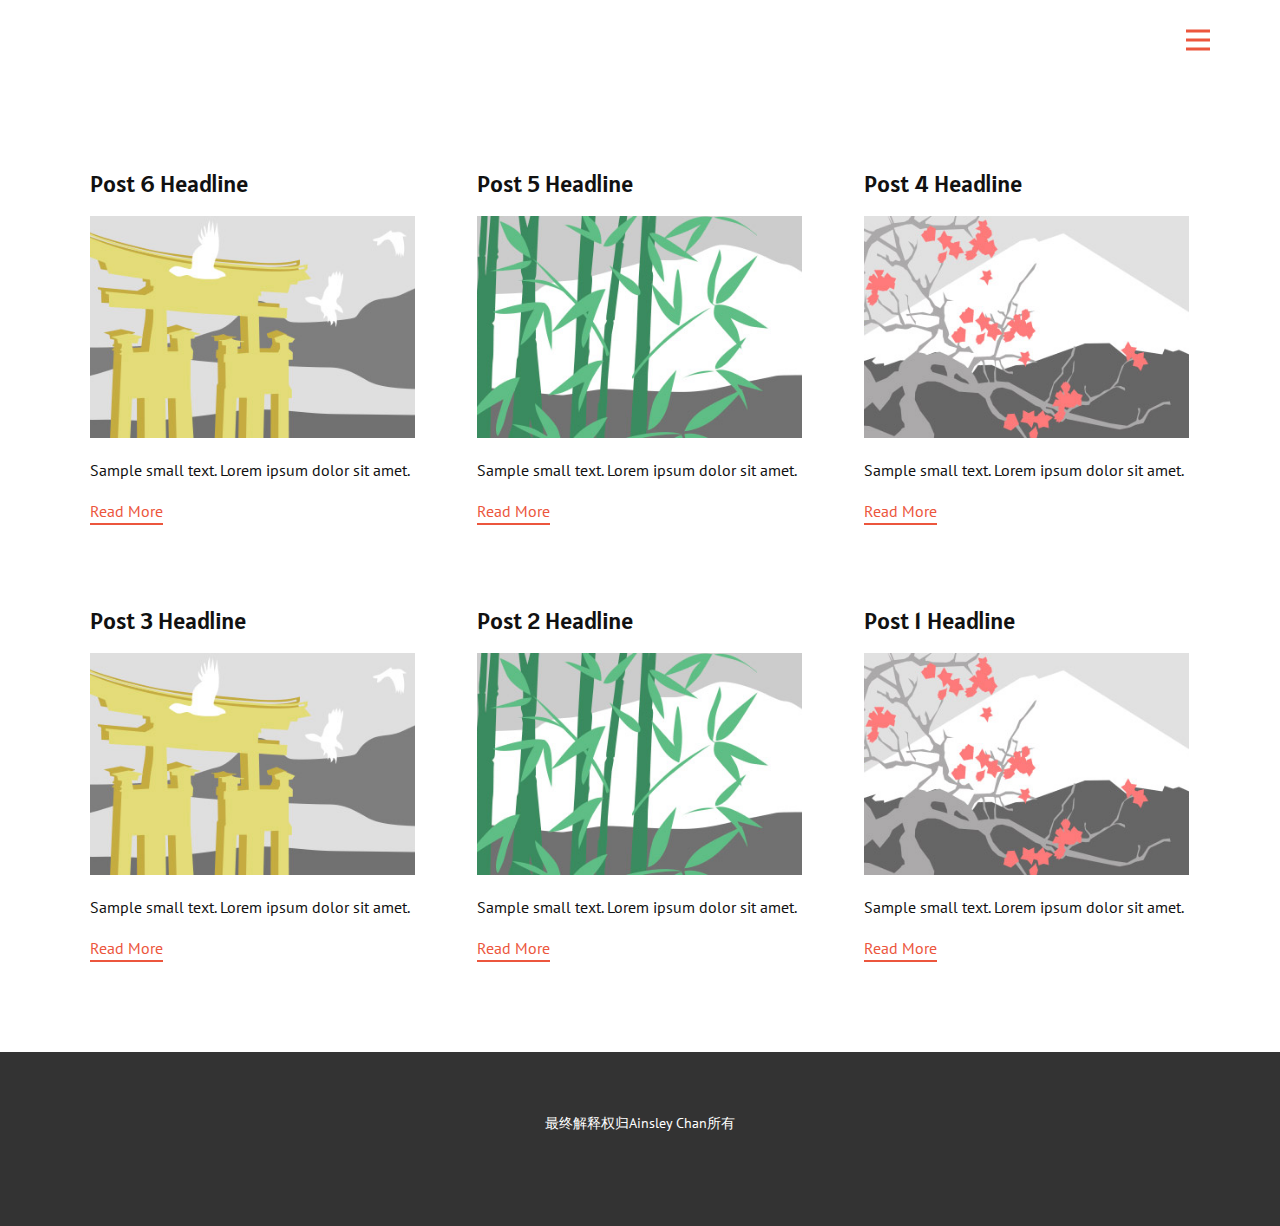
<file: blog/blog.html>
<!DOCTYPE html>
<html style="font-size: 16px;" lang="en"><head>
    <meta name="viewport" content="width=device-width, initial-scale=1.0">
    <meta charset="utf-8">
    <meta name="keywords" content="">
    <meta name="description" content="">
    <title>Blog</title>
    <link rel="stylesheet" href="../nicepage.css" media="screen">
<link rel="stylesheet" href="../Blog-Template.css" media="screen">
    <script class="u-script" type="text/javascript" src="../jquery.js" defer=""></script>
    <script class="u-script" type="text/javascript" src="../nicepage.js" defer=""></script>
    <meta name="generator" content="Nicepage 7.13.0, nicepage.com">
    
    
    
    <link id="u-page-google-font" rel="stylesheet" href="https://fonts.googleapis.com/css2?display=swap&amp;family=PT+Sans:ital,wght@0,400;0,700;1,400;1,700&amp;family=Alatsi:wght@400">
    <script type="application/ld+json">{
		"@context": "http://schema.org",
		"@type": "Organization",
		"name": ""
}</script>
    <meta name="theme-color" content="#ec563d">
  <meta data-intl-tel-input-cdn-path="intlTelInput/"></head>
  <body data-path-to-root="../" data-include-products="false" class="u-body u-xl-mode" data-lang="en"><header class="u-clearfix u-header u-header" id="sec-bae1"><div class="u-clearfix u-sheet u-valign-middle-lg u-valign-middle-md u-valign-middle-sm u-valign-middle-xs u-sheet-1">
        <nav class="u-menu u-menu-hamburger u-offcanvas u-menu-1" data-responsive-from="XL" role="navigation">
          <div class="menu-collapse" style="font-size: 1rem; letter-spacing: 0px; font-weight: 500;">
            <a class="u-button-style u-custom-active-color u-custom-border u-custom-border-color u-custom-hover-color u-custom-left-right-menu-spacing u-custom-padding-bottom u-custom-text-active-color u-custom-text-color u-custom-text-hover-color u-custom-top-bottom-menu-spacing u-hamburger-link u-nav-link u-text-active-palette-1-base u-text-hover-palette-2-base u-text-palette-1-base" href="#" tabindex="-1" aria-label="Open menu" aria-controls="8091">
              <svg class="u-svg-link" viewBox="0 0 24 24"><use xlink:href="#menu-hamburger"></use></svg>
              <svg class="u-svg-content" version="1.1" id="menu-hamburger" viewBox="0 0 16 16" x="0px" y="0px" xmlns:xlink="http://www.w3.org/1999/xlink" xmlns="http://www.w3.org/2000/svg"><g><rect y="1" width="16" height="2"></rect><rect y="7" width="16" height="2"></rect><rect y="13" width="16" height="2"></rect>
</g></svg>
            </a>
          </div>
          <div class="u-custom-menu u-nav-container">
            <ul class="u-nav u-spacing-2 u-unstyled u-nav-1" role="menubar"><li class="u-nav-item" role="none"><a class="u-active-grey-5 u-button-style u-hover-grey-10 u-nav-link u-text-active-palette-1-base u-text-grey-90 u-text-hover-palette-1-base" href="../" style="padding: 10px 20px;" role="menuitem">Page 9</a>
</li><li class="u-nav-item" role="none"><a class="u-active-grey-5 u-button-style u-hover-grey-10 u-nav-link u-text-active-palette-1-base u-text-grey-90 u-text-hover-palette-1-base" href="#" style="padding: 10px 20px;" tabindex="-1" role="menuitem">My Portfolio</a>
</li><li class="u-nav-item" role="none"><a class="u-active-grey-5 u-button-style u-hover-grey-10 u-nav-link u-text-active-palette-1-base u-text-grey-90 u-text-hover-palette-1-base" href="#" style="padding: 10px 20px;" tabindex="-1" role="menuitem">About Me</a>
</li></ul>
          </div>
          <div class="u-custom-menu u-nav-container-collapse" id="8091" role="region" aria-label="Menu panel">
            <div class="u-black u-container-style u-inner-container-layout u-opacity u-opacity-95 u-sidenav">
              <div class="u-inner-container-layout u-sidenav-overflow">
                <div class="u-menu-close" tabindex="-1" aria-label="Close menu"></div>
                <ul class="u-align-center u-nav u-popupmenu-items u-unstyled u-nav-2"><li class="u-nav-item"><a class="u-button-style u-nav-link" href="../">Page 9</a>
</li><li class="u-nav-item"><a class="u-button-style u-nav-link" href="#">My Portfolio</a>
</li><li class="u-nav-item"><a class="u-button-style u-nav-link" href="#">About Me</a>
</li></ul>
              </div>
            </div>
            <div class="u-black u-menu-overlay u-opacity u-opacity-70"></div>
          </div>
        </nav>
      </div></header>
    <section class="u-clearfix u-section-1" id="block-1">
      <div class="u-clearfix u-sheet u-valign-middle u-sheet-1"><!--blog--><!--blog_options_json--><!--{"type":"Recent","source":"","tags":"","count":""}--><!--/blog_options_json-->
        <div class="u-blog u-expanded-width u-repeater u-repeater-1" data-blog-id="blog-1"><!--blog_post-->
          <div class="u-blog-post u-container-style u-repeater-item u-white u-repeater-item-1">
            <div class="u-container-layout u-similar-container u-valign-top u-container-layout-1"><!--blog_post_header-->
              <h4 class="u-blog-control u-text u-text-1">
                <a class="u-post-header-link" href="../blog/post-5.html">Post 6 Headline</a>
              </h4><!--/blog_post_header--><!--blog_post_image-->
              <img alt="" class="u-blog-control u-expanded-width u-image u-image-default u-image-1" src="../images/8ad73f3c.jpeg" data-href="../blog/post-5.html"><!--/blog_post_image--><!--blog_post_content-->
              <div class="u-blog-control u-post-content u-text u-text-2 fr-view">Sample small text. Lorem ipsum dolor sit amet.</div><!--/blog_post_content--><!--blog_post_readmore-->
              <a href="../blog/post-5.html" class="u-blog-control u-border-2 u-border-palette-1-base u-btn u-btn-rectangle u-button-style u-none u-btn-1"><!--blog_post_readmore_content--><!--options_json--><!--{"content":"","defaultValue":"Read More"}--><!--/options_json-->Read More<!--/blog_post_readmore_content--></a><!--/blog_post_readmore-->
            </div>
          </div><div class="u-blog-post u-container-style u-repeater-item u-video-cover u-white">
            <div class="u-container-layout u-similar-container u-valign-top u-container-layout-2"><!--blog_post_header-->
              <h4 class="u-blog-control u-text u-text-3">
                <a class="u-post-header-link" href="../blog/post-4.html">Post 5 Headline</a>
              </h4><!--/blog_post_header--><!--blog_post_image-->
              <img alt="" class="u-blog-control u-expanded-width u-image u-image-default u-image-2" src="../images/68f64b9d.jpeg" data-href="../blog/post-4.html"><!--/blog_post_image--><!--blog_post_content-->
              <div class="u-blog-control u-post-content u-text u-text-4 fr-view">Sample small text. Lorem ipsum dolor sit amet.</div><!--/blog_post_content--><!--blog_post_readmore-->
              <a href="../blog/post-4.html" class="u-blog-control u-border-2 u-border-palette-1-base u-btn u-btn-rectangle u-button-style u-none u-btn-2"><!--blog_post_readmore_content--><!--options_json--><!--{"content":"","defaultValue":"Read More"}--><!--/options_json-->Read More<!--/blog_post_readmore_content--></a><!--/blog_post_readmore-->
            </div>
          </div><div class="u-blog-post u-container-style u-repeater-item u-video-cover u-white">
            <div class="u-container-layout u-similar-container u-valign-top u-container-layout-3"><!--blog_post_header-->
              <h4 class="u-blog-control u-text u-text-5">
                <a class="u-post-header-link" href="../blog/post-3.html">Post 4 Headline</a>
              </h4><!--/blog_post_header--><!--blog_post_image-->
              <img alt="" class="u-blog-control u-expanded-width u-image u-image-default u-image-3" src="../images/0fd3416c.jpeg" data-href="../blog/post-3.html"><!--/blog_post_image--><!--blog_post_content-->
              <div class="u-blog-control u-post-content u-text u-text-6 fr-view">Sample small text. Lorem ipsum dolor sit amet.</div><!--/blog_post_content--><!--blog_post_readmore-->
              <a href="../blog/post-3.html" class="u-blog-control u-border-2 u-border-palette-1-base u-btn u-btn-rectangle u-button-style u-none u-btn-3"><!--blog_post_readmore_content--><!--options_json--><!--{"content":"","defaultValue":"Read More"}--><!--/options_json-->Read More<!--/blog_post_readmore_content--></a><!--/blog_post_readmore-->
            </div>
          </div><div class="u-blog-post u-container-style u-repeater-item u-white u-repeater-item-1">
            <div class="u-container-layout u-similar-container u-valign-top u-container-layout-1"><!--blog_post_header-->
              <h4 class="u-blog-control u-text u-text-1">
                <a class="u-post-header-link" href="../blog/post-2.html">Post 3 Headline</a>
              </h4><!--/blog_post_header--><!--blog_post_image-->
              <img alt="" class="u-blog-control u-expanded-width u-image u-image-default u-image-1" src="../images/8ad73f3c.jpeg" data-href="../blog/post-2.html"><!--/blog_post_image--><!--blog_post_content-->
              <div class="u-blog-control u-post-content u-text u-text-2 fr-view">Sample small text. Lorem ipsum dolor sit amet.</div><!--/blog_post_content--><!--blog_post_readmore-->
              <a href="../blog/post-2.html" class="u-blog-control u-border-2 u-border-palette-1-base u-btn u-btn-rectangle u-button-style u-none u-btn-1"><!--blog_post_readmore_content--><!--options_json--><!--{"content":"","defaultValue":"Read More"}--><!--/options_json-->Read More<!--/blog_post_readmore_content--></a><!--/blog_post_readmore-->
            </div>
          </div><div class="u-blog-post u-container-style u-repeater-item u-video-cover u-white">
            <div class="u-container-layout u-similar-container u-valign-top u-container-layout-2"><!--blog_post_header-->
              <h4 class="u-blog-control u-text u-text-3">
                <a class="u-post-header-link" href="../blog/post-1.html">Post 2 Headline</a>
              </h4><!--/blog_post_header--><!--blog_post_image-->
              <img alt="" class="u-blog-control u-expanded-width u-image u-image-default u-image-2" src="../images/68f64b9d.jpeg" data-href="../blog/post-1.html"><!--/blog_post_image--><!--blog_post_content-->
              <div class="u-blog-control u-post-content u-text u-text-4 fr-view">Sample small text. Lorem ipsum dolor sit amet.</div><!--/blog_post_content--><!--blog_post_readmore-->
              <a href="../blog/post-1.html" class="u-blog-control u-border-2 u-border-palette-1-base u-btn u-btn-rectangle u-button-style u-none u-btn-2"><!--blog_post_readmore_content--><!--options_json--><!--{"content":"","defaultValue":"Read More"}--><!--/options_json-->Read More<!--/blog_post_readmore_content--></a><!--/blog_post_readmore-->
            </div>
          </div><div class="u-blog-post u-container-style u-repeater-item u-video-cover u-white">
            <div class="u-container-layout u-similar-container u-valign-top u-container-layout-3"><!--blog_post_header-->
              <h4 class="u-blog-control u-text u-text-5">
                <a class="u-post-header-link" href="../blog/post.html">Post 1 Headline</a>
              </h4><!--/blog_post_header--><!--blog_post_image-->
              <img alt="" class="u-blog-control u-expanded-width u-image u-image-default u-image-3" src="../images/0fd3416c.jpeg" data-href="../blog/post.html"><!--/blog_post_image--><!--blog_post_content-->
              <div class="u-blog-control u-post-content u-text u-text-6 fr-view">Sample small text. Lorem ipsum dolor sit amet.</div><!--/blog_post_content--><!--blog_post_readmore-->
              <a href="../blog/post.html" class="u-blog-control u-border-2 u-border-palette-1-base u-btn u-btn-rectangle u-button-style u-none u-btn-3"><!--blog_post_readmore_content--><!--options_json--><!--{"content":"","defaultValue":"Read More"}--><!--/options_json-->Read More<!--/blog_post_readmore_content--></a><!--/blog_post_readmore-->
            </div>
          </div><!--/blog_post--><!--blog_post-->
          <!--/blog_post--><!--blog_post-->
          <!--/blog_post-->
        </div><!--/blog-->
      </div>
    </section>
    
    
    
    <footer class="u-align-center u-clearfix u-container-align-center u-footer u-grey-80 u-footer" id="sec-d13a"><div class="u-clearfix u-sheet u-valign-middle u-sheet-1">
        <p class="u-small-text u-text u-text-variant u-text-1">最终解释权归Ainsley Chan所有 </p>
      </div></footer>
    <section class="u-backlink u-clearfix u-grey-80"></section>
  
</body></html>
</file>
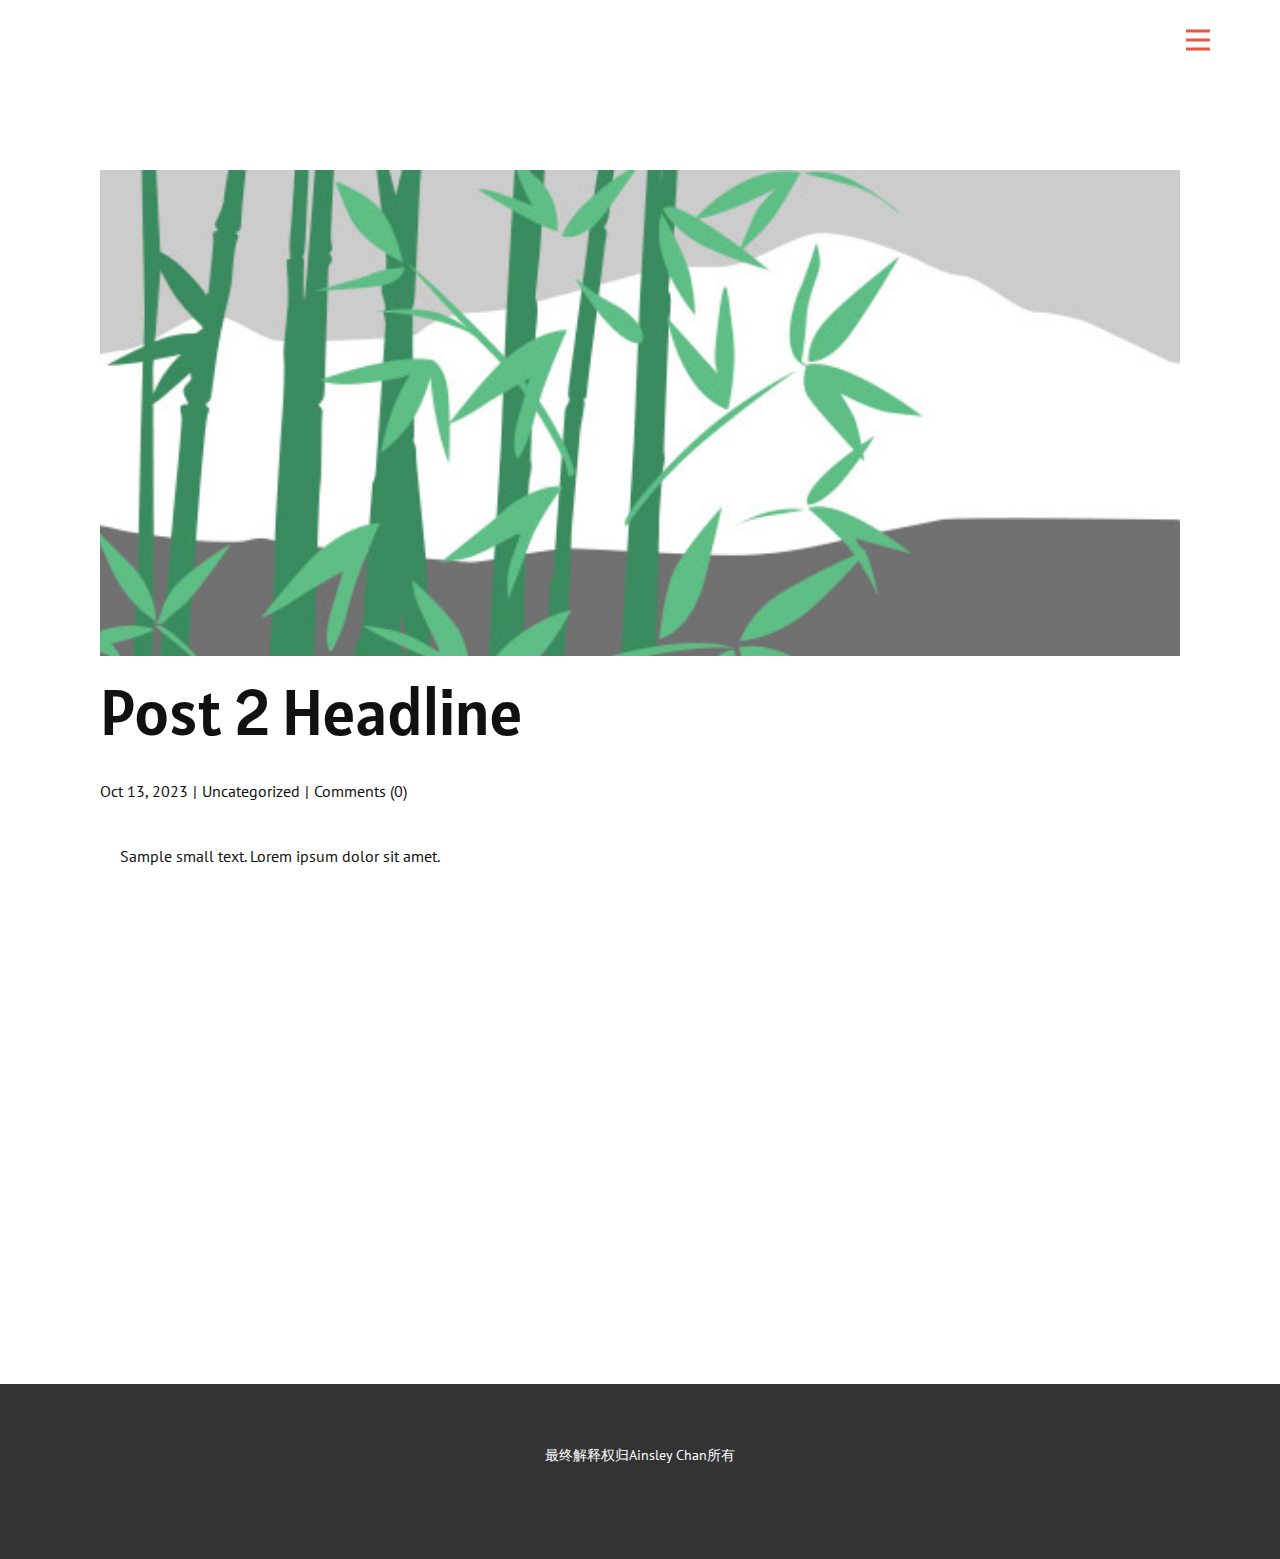
<file: blog/post-1.html>
<!DOCTYPE html>
<html style="font-size: 16px;" lang="en"><head>
    <meta name="viewport" content="width=device-width, initial-scale=1.0">
    <meta charset="utf-8">
    <meta name="keywords" content="Post 1 Headline">
    <meta name="description" content="">
    <title>Post 2 Headline</title>
    <link rel="stylesheet" href="../nicepage.css" media="screen">
<link rel="stylesheet" href="../Post-Template.css" media="screen">
    <script class="u-script" type="text/javascript" src="../jquery.js" defer=""></script>
    <script class="u-script" type="text/javascript" src="../nicepage.js" defer=""></script>
    <meta name="generator" content="Nicepage 7.13.0, nicepage.com">
    
    
    
    <link id="u-page-google-font" rel="stylesheet" href="https://fonts.googleapis.com/css2?display=swap&amp;family=PT+Sans:ital,wght@0,400;0,700;1,400;1,700&amp;family=Alatsi:wght@400">
    <script type="application/ld+json">{
		"@context": "http://schema.org",
		"@type": "Organization",
		"name": ""
}</script>
    <meta name="theme-color" content="#ec563d">
  <meta data-intl-tel-input-cdn-path="intlTelInput/"></head>
  <body data-path-to-root="./" data-include-products="false" class="u-body u-xl-mode" data-lang="en"><header class="u-clearfix u-header u-header" id="sec-bae1"><div class="u-clearfix u-sheet u-valign-middle-lg u-valign-middle-md u-valign-middle-sm u-valign-middle-xs u-sheet-1">
        <nav class="u-menu u-menu-hamburger u-offcanvas u-menu-1" data-responsive-from="XL" role="navigation">
          <div class="menu-collapse" style="font-size: 1rem; letter-spacing: 0px; font-weight: 500;">
            <a class="u-button-style u-custom-active-color u-custom-border u-custom-border-color u-custom-hover-color u-custom-left-right-menu-spacing u-custom-padding-bottom u-custom-text-active-color u-custom-text-color u-custom-text-hover-color u-custom-top-bottom-menu-spacing u-hamburger-link u-nav-link u-text-active-palette-1-base u-text-hover-palette-2-base u-text-palette-1-base" href="#" tabindex="-1" aria-label="Open menu" aria-controls="8091">
              <svg class="u-svg-link" viewBox="0 0 24 24"><use xlink:href="#menu-hamburger"></use></svg>
              <svg class="u-svg-content" version="1.1" id="menu-hamburger" viewBox="0 0 16 16" x="0px" y="0px" xmlns:xlink="http://www.w3.org/1999/xlink" xmlns="http://www.w3.org/2000/svg"><g><rect y="1" width="16" height="2"></rect><rect y="7" width="16" height="2"></rect><rect y="13" width="16" height="2"></rect>
</g></svg>
            </a>
          </div>
          <div class="u-custom-menu u-nav-container">
            <ul class="u-nav u-spacing-2 u-unstyled u-nav-1" role="menubar"><li class="u-nav-item" role="none"><a class="u-active-grey-5 u-button-style u-hover-grey-10 u-nav-link u-text-active-palette-1-base u-text-grey-90 u-text-hover-palette-1-base" href="../" style="padding: 10px 20px;" role="menuitem">Page 9</a>
</li><li class="u-nav-item" role="none"><a class="u-active-grey-5 u-button-style u-hover-grey-10 u-nav-link u-text-active-palette-1-base u-text-grey-90 u-text-hover-palette-1-base" href="#" style="padding: 10px 20px;" tabindex="-1" role="menuitem">My Portfolio</a>
</li><li class="u-nav-item" role="none"><a class="u-active-grey-5 u-button-style u-hover-grey-10 u-nav-link u-text-active-palette-1-base u-text-grey-90 u-text-hover-palette-1-base" href="#" style="padding: 10px 20px;" tabindex="-1" role="menuitem">About Me</a>
</li></ul>
          </div>
          <div class="u-custom-menu u-nav-container-collapse" id="8091" role="region" aria-label="Menu panel">
            <div class="u-black u-container-style u-inner-container-layout u-opacity u-opacity-95 u-sidenav">
              <div class="u-inner-container-layout u-sidenav-overflow">
                <div class="u-menu-close" tabindex="-1" aria-label="Close menu"></div>
                <ul class="u-align-center u-nav u-popupmenu-items u-unstyled u-nav-2"><li class="u-nav-item"><a class="u-button-style u-nav-link" href="../">Page 9</a>
</li><li class="u-nav-item"><a class="u-button-style u-nav-link" href="#">My Portfolio</a>
</li><li class="u-nav-item"><a class="u-button-style u-nav-link" href="#">About Me</a>
</li></ul>
              </div>
            </div>
            <div class="u-black u-menu-overlay u-opacity u-opacity-70"></div>
          </div>
        </nav>
      </div></header>
    <section class="u-align-center u-clearfix u-section-1" id="block-1">
      <div class="u-clearfix u-sheet u-valign-middle-md u-valign-middle-sm u-valign-middle-xs u-sheet-1"><!--post_details--><!--post_details_options_json--><!--{"source":""}--><!--/post_details_options_json--><!--blog_post-->
        <div class="u-container-style u-expanded-width u-post-details u-post-details-1">
          <div class="u-container-layout u-valign-middle u-container-layout-1"><!--blog_post_image-->
            <img alt="" class="u-blog-control u-expanded-width u-image u-image-default u-image-1" src="../images/68f64b9d.jpeg"><!--/blog_post_image--><!--blog_post_header-->
            <h2 class="u-blog-control u-text u-text-1">Post 2 Headline</h2><!--/blog_post_header--><!--blog_post_metadata-->
            <div class="u-blog-control u-metadata u-metadata-1"><!--blog_post_metadata_date--><span class="u-meta-date u-meta-icon">Oct 13, 2023</span><!--/blog_post_metadata_date--><!--blog_post_metadata_category--><span class="u-meta-category u-meta-icon"><a href="/blog/blog.html#/blog-1///">Uncategorized</a></span><!--/blog_post_metadata_category--><!--blog_post_metadata_comments--><span class="u-meta-comments u-meta-icon"><!--blog_post_metadata_comments_content-->Comments (0)<!--/blog_post_metadata_comments_content--></span><!--/blog_post_metadata_comments-->
            </div><!--/blog_post_metadata--><!--blog_post_content-->
            <div class="u-align-justify u-blog-control u-post-content u-text u-text-2 fr-view">
  <p>
    <meta name="viewport" content="width=device-width, initial-scale=1.0">
    <meta charset="utf-8">
    <meta name="keywords" content=""><meta name="description" content="">
    <title></title>
    <link rel="stylesheet" href="/nicepage.css" media="screen" class="u-static-style"><link rel="stylesheet" href="/nicepage.css" media="screen">
    <script class="u-script" type="text/javascript" src="//capp.nicepage.com/assets/jquery-1.9.1.min.js" defer=""></script>
    <script class="u-script" type="text/javascript" src="//capp.nicepage.com/a565d177e58e7e91256714bfeff6bb36e438f7f2/nicepage.js" defer=""></script>
<link rel="stylesheet" data-font="Alatsi:400" href="https://fonts.googleapis.com/css?family=Alatsi:400">
</p><section class="u-clearfix u-valign-top u-block-f907-1" custom-posts-hash="T" data-section-properties="{&quot;margin&quot;:&quot;none&quot;,&quot;stretch&quot;:true}" data-id="f907" data-posts-content="[{'images':[],'maps':[],'videos':[],'icons':[],'textWidth':'','textHeight':'','id':1,'headingProp':'h3','textProp':'text'}]" style="min-height: 500px">
  <div class="u-clearfix u-rich-text u-text u-block-f907-4" data-state="{&quot;margin-top&quot;:{&quot;shouldApplyDefaultMargins&quot;:{&quot;XL&quot;:false,&quot;LG&quot;:false,&quot;MD&quot;:false,&quot;SM&quot;:true,&quot;XS&quot;:true},&quot;parentVerticalAlign&quot;:{&quot;XL&quot;:&quot;top&quot;,&quot;LG&quot;:&quot;top&quot;,&quot;MD&quot;:&quot;top&quot;,&quot;SM&quot;:&quot;top&quot;,&quot;XS&quot;:&quot;top&quot;}},&quot;margin-bottom&quot;:{&quot;shouldApplyDefaultMargins&quot;:{&quot;XL&quot;:false,&quot;LG&quot;:false,&quot;MD&quot;:false,&quot;SM&quot;:true,&quot;XS&quot;:true},&quot;parentVerticalAlign&quot;:{&quot;XL&quot;:&quot;top&quot;,&quot;LG&quot;:&quot;top&quot;,&quot;MD&quot;:&quot;top&quot;,&quot;SM&quot;:&quot;top&quot;,&quot;XS&quot;:&quot;top&quot;}}}" style="padding-left: 20px; padding-right: 20px">
  Sample small text. Lorem ipsum dolor sit amet.
  </div>
  <style data-mode="XL">@media (min-width: 1200px) {
  .u-block-f907-1 {
    min-height: 500px;
  }
  .u-block-f907-4 {
    padding-left: 20px;
    padding-right: 20px;
  }
}</style>
  <style data-mode="LG">@media (max-width: 1199px) and (min-width: 992px) {
  .u-block-f907-1 {
    min-height: 500px;
  }
  .u-block-f907-4 {
    padding-left: 20px;
    padding-right: 20px;
  }
}</style>
  <style data-mode="MD">@media (max-width: 991px) and (min-width: 768px) {
  .u-block-f907-1 {
    min-height: 500px;
  }
  .u-block-f907-4 {
    padding-left: 20px;
    padding-right: 20px;
  }
}</style>
  <style data-mode="SM">@media (max-width: 767px) and (min-width: 576px) {
  .u-block-f907-1 {
    min-height: 500px;
  }
  .u-block-f907-4 {
    padding-left: 20px;
    padding-right: 20px;
    margin-top: 60px;
    margin-bottom: 60px;
  }
}</style>
  <style data-mode="XS">@media (max-width: 575px) {
  .u-block-f907-1 {
    min-height: 500px;
  }
  .u-block-f907-4 {
    padding-left: 20px;
    padding-right: 20px;
    margin-top: 60px;
    margin-bottom: 60px;
  }
}</style>
</section>
<p></p>
  </div><!--/blog_post_content-->
          </div>
        </div><!--/blog_post--><!--/post_details-->
      </div>
    </section>
    
    
    
    <footer class="u-align-center u-clearfix u-container-align-center u-footer u-grey-80 u-footer" id="sec-d13a"><div class="u-clearfix u-sheet u-valign-middle u-sheet-1">
        <p class="u-small-text u-text u-text-variant u-text-1">最终解释权归Ainsley Chan所有 </p>
      </div></footer>
    <section class="u-backlink u-clearfix u-grey-80"></section>
  
</body></html>
</file>
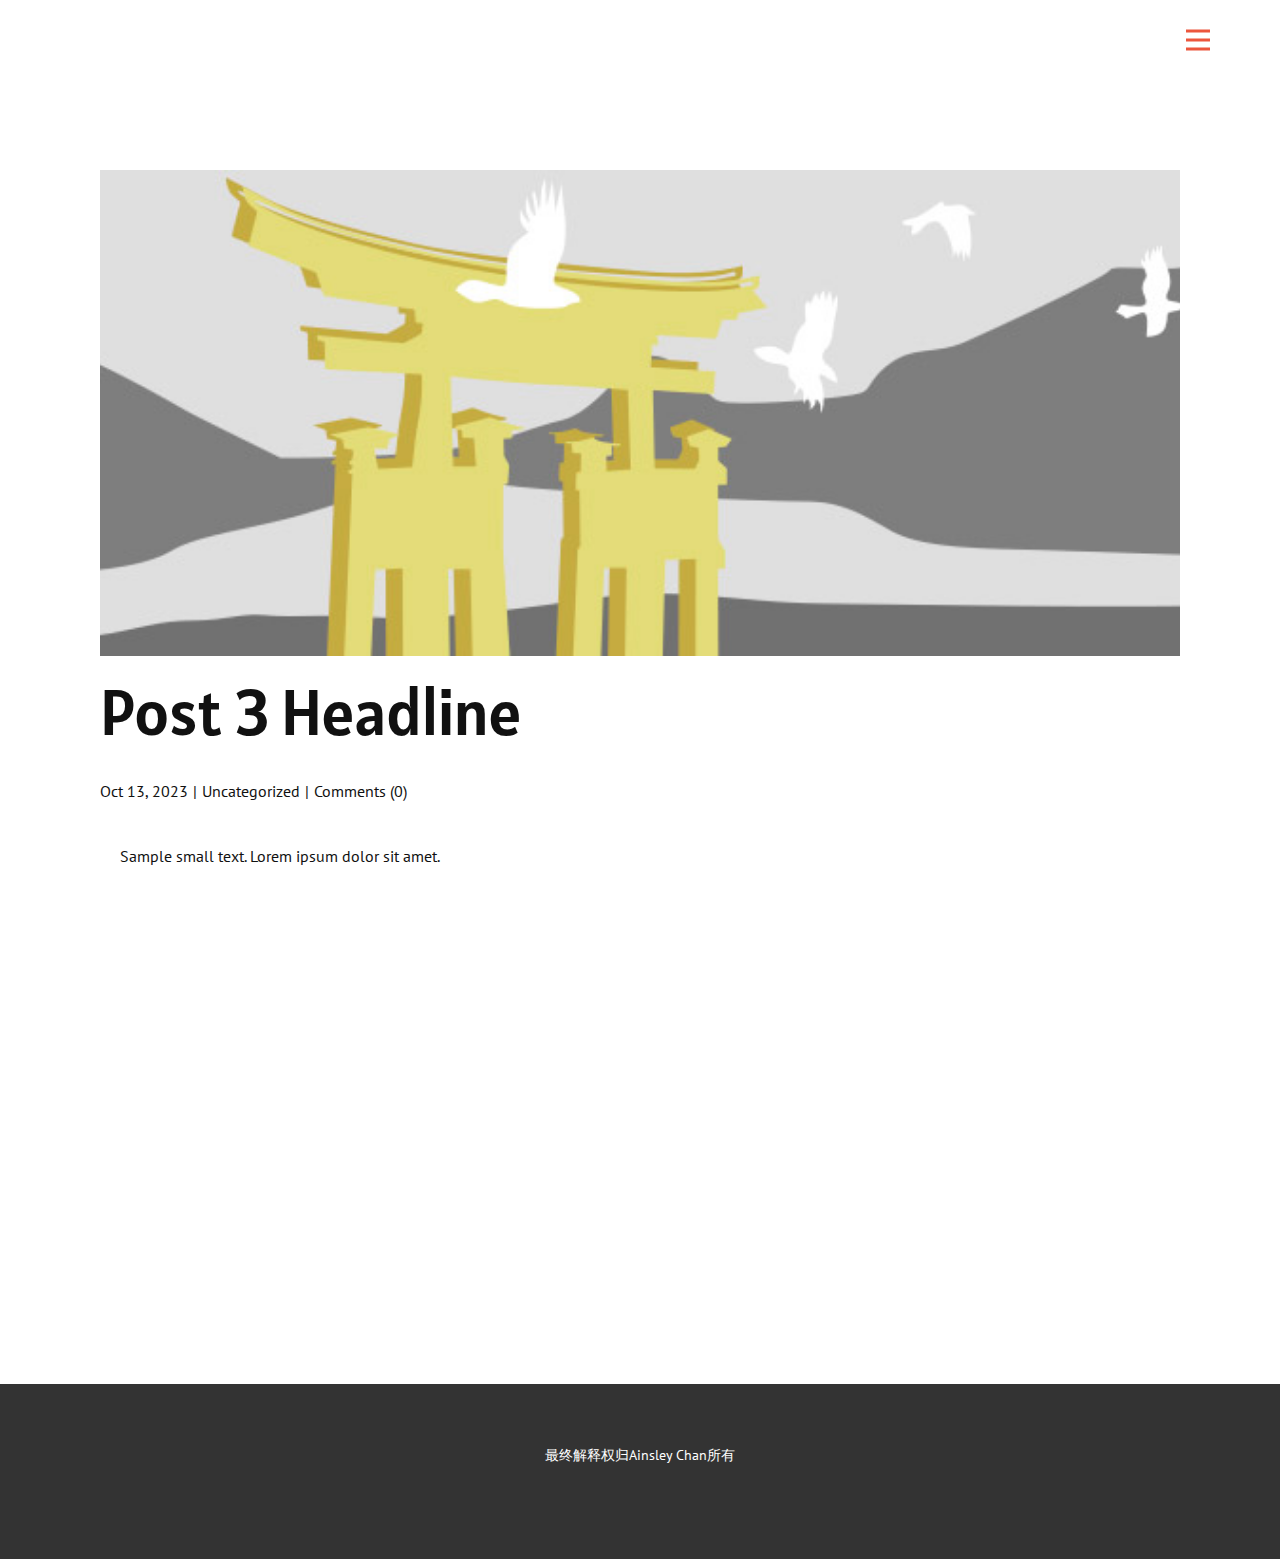
<file: blog/post-2.html>
<!DOCTYPE html>
<html style="font-size: 16px;" lang="en"><head>
    <meta name="viewport" content="width=device-width, initial-scale=1.0">
    <meta charset="utf-8">
    <meta name="keywords" content="Post 1 Headline">
    <meta name="description" content="">
    <title>Post 3 Headline</title>
    <link rel="stylesheet" href="../nicepage.css" media="screen">
<link rel="stylesheet" href="../Post-Template.css" media="screen">
    <script class="u-script" type="text/javascript" src="../jquery.js" defer=""></script>
    <script class="u-script" type="text/javascript" src="../nicepage.js" defer=""></script>
    <meta name="generator" content="Nicepage 7.13.0, nicepage.com">
    
    
    
    <link id="u-page-google-font" rel="stylesheet" href="https://fonts.googleapis.com/css2?display=swap&amp;family=PT+Sans:ital,wght@0,400;0,700;1,400;1,700&amp;family=Alatsi:wght@400">
    <script type="application/ld+json">{
		"@context": "http://schema.org",
		"@type": "Organization",
		"name": ""
}</script>
    <meta name="theme-color" content="#ec563d">
  <meta data-intl-tel-input-cdn-path="intlTelInput/"></head>
  <body data-path-to-root="./" data-include-products="false" class="u-body u-xl-mode" data-lang="en"><header class="u-clearfix u-header u-header" id="sec-bae1"><div class="u-clearfix u-sheet u-valign-middle-lg u-valign-middle-md u-valign-middle-sm u-valign-middle-xs u-sheet-1">
        <nav class="u-menu u-menu-hamburger u-offcanvas u-menu-1" data-responsive-from="XL" role="navigation">
          <div class="menu-collapse" style="font-size: 1rem; letter-spacing: 0px; font-weight: 500;">
            <a class="u-button-style u-custom-active-color u-custom-border u-custom-border-color u-custom-hover-color u-custom-left-right-menu-spacing u-custom-padding-bottom u-custom-text-active-color u-custom-text-color u-custom-text-hover-color u-custom-top-bottom-menu-spacing u-hamburger-link u-nav-link u-text-active-palette-1-base u-text-hover-palette-2-base u-text-palette-1-base" href="#" tabindex="-1" aria-label="Open menu" aria-controls="8091">
              <svg class="u-svg-link" viewBox="0 0 24 24"><use xlink:href="#menu-hamburger"></use></svg>
              <svg class="u-svg-content" version="1.1" id="menu-hamburger" viewBox="0 0 16 16" x="0px" y="0px" xmlns:xlink="http://www.w3.org/1999/xlink" xmlns="http://www.w3.org/2000/svg"><g><rect y="1" width="16" height="2"></rect><rect y="7" width="16" height="2"></rect><rect y="13" width="16" height="2"></rect>
</g></svg>
            </a>
          </div>
          <div class="u-custom-menu u-nav-container">
            <ul class="u-nav u-spacing-2 u-unstyled u-nav-1" role="menubar"><li class="u-nav-item" role="none"><a class="u-active-grey-5 u-button-style u-hover-grey-10 u-nav-link u-text-active-palette-1-base u-text-grey-90 u-text-hover-palette-1-base" href="../" style="padding: 10px 20px;" role="menuitem">Page 9</a>
</li><li class="u-nav-item" role="none"><a class="u-active-grey-5 u-button-style u-hover-grey-10 u-nav-link u-text-active-palette-1-base u-text-grey-90 u-text-hover-palette-1-base" href="#" style="padding: 10px 20px;" tabindex="-1" role="menuitem">My Portfolio</a>
</li><li class="u-nav-item" role="none"><a class="u-active-grey-5 u-button-style u-hover-grey-10 u-nav-link u-text-active-palette-1-base u-text-grey-90 u-text-hover-palette-1-base" href="#" style="padding: 10px 20px;" tabindex="-1" role="menuitem">About Me</a>
</li></ul>
          </div>
          <div class="u-custom-menu u-nav-container-collapse" id="8091" role="region" aria-label="Menu panel">
            <div class="u-black u-container-style u-inner-container-layout u-opacity u-opacity-95 u-sidenav">
              <div class="u-inner-container-layout u-sidenav-overflow">
                <div class="u-menu-close" tabindex="-1" aria-label="Close menu"></div>
                <ul class="u-align-center u-nav u-popupmenu-items u-unstyled u-nav-2"><li class="u-nav-item"><a class="u-button-style u-nav-link" href="../">Page 9</a>
</li><li class="u-nav-item"><a class="u-button-style u-nav-link" href="#">My Portfolio</a>
</li><li class="u-nav-item"><a class="u-button-style u-nav-link" href="#">About Me</a>
</li></ul>
              </div>
            </div>
            <div class="u-black u-menu-overlay u-opacity u-opacity-70"></div>
          </div>
        </nav>
      </div></header>
    <section class="u-align-center u-clearfix u-section-1" id="block-1">
      <div class="u-clearfix u-sheet u-valign-middle-md u-valign-middle-sm u-valign-middle-xs u-sheet-1"><!--post_details--><!--post_details_options_json--><!--{"source":""}--><!--/post_details_options_json--><!--blog_post-->
        <div class="u-container-style u-expanded-width u-post-details u-post-details-1">
          <div class="u-container-layout u-valign-middle u-container-layout-1"><!--blog_post_image-->
            <img alt="" class="u-blog-control u-expanded-width u-image u-image-default u-image-1" src="../images/8ad73f3c.jpeg"><!--/blog_post_image--><!--blog_post_header-->
            <h2 class="u-blog-control u-text u-text-1">Post 3 Headline</h2><!--/blog_post_header--><!--blog_post_metadata-->
            <div class="u-blog-control u-metadata u-metadata-1"><!--blog_post_metadata_date--><span class="u-meta-date u-meta-icon">Oct 13, 2023</span><!--/blog_post_metadata_date--><!--blog_post_metadata_category--><span class="u-meta-category u-meta-icon"><a href="/blog/blog.html#/blog-1///">Uncategorized</a></span><!--/blog_post_metadata_category--><!--blog_post_metadata_comments--><span class="u-meta-comments u-meta-icon"><!--blog_post_metadata_comments_content-->Comments (0)<!--/blog_post_metadata_comments_content--></span><!--/blog_post_metadata_comments-->
            </div><!--/blog_post_metadata--><!--blog_post_content-->
            <div class="u-align-justify u-blog-control u-post-content u-text u-text-2 fr-view">
  <p>
    <meta name="viewport" content="width=device-width, initial-scale=1.0">
    <meta charset="utf-8">
    <meta name="keywords" content=""><meta name="description" content="">
    <title></title>
    <link rel="stylesheet" href="/nicepage.css" media="screen" class="u-static-style"><link rel="stylesheet" href="/nicepage.css" media="screen">
    <script class="u-script" type="text/javascript" src="//capp.nicepage.com/assets/jquery-1.9.1.min.js" defer=""></script>
    <script class="u-script" type="text/javascript" src="//capp.nicepage.com/a565d177e58e7e91256714bfeff6bb36e438f7f2/nicepage.js" defer=""></script>
<link rel="stylesheet" data-font="Alatsi:400" href="https://fonts.googleapis.com/css?family=Alatsi:400">
</p><section class="u-clearfix u-valign-top u-block-5388-1" custom-posts-hash="T" data-section-properties="{&quot;margin&quot;:&quot;none&quot;,&quot;stretch&quot;:true}" data-id="5388" data-posts-content="[{'images':[],'maps':[],'videos':[],'icons':[],'textWidth':'','textHeight':'','id':1,'headingProp':'h3','textProp':'text'}]" style="min-height: 500px">
  <div class="u-clearfix u-rich-text u-text u-block-5388-4" data-state="{&quot;margin-top&quot;:{&quot;shouldApplyDefaultMargins&quot;:{&quot;XL&quot;:false,&quot;LG&quot;:false,&quot;MD&quot;:false,&quot;SM&quot;:true,&quot;XS&quot;:true},&quot;parentVerticalAlign&quot;:{&quot;XL&quot;:&quot;top&quot;,&quot;LG&quot;:&quot;top&quot;,&quot;MD&quot;:&quot;top&quot;,&quot;SM&quot;:&quot;top&quot;,&quot;XS&quot;:&quot;top&quot;}},&quot;margin-bottom&quot;:{&quot;shouldApplyDefaultMargins&quot;:{&quot;XL&quot;:false,&quot;LG&quot;:false,&quot;MD&quot;:false,&quot;SM&quot;:true,&quot;XS&quot;:true},&quot;parentVerticalAlign&quot;:{&quot;XL&quot;:&quot;top&quot;,&quot;LG&quot;:&quot;top&quot;,&quot;MD&quot;:&quot;top&quot;,&quot;SM&quot;:&quot;top&quot;,&quot;XS&quot;:&quot;top&quot;}}}" style="padding-left: 20px; padding-right: 20px">
  Sample small text. Lorem ipsum dolor sit amet.
  </div>
  <style data-mode="XL">@media (min-width: 1200px) {
  .u-block-5388-1 {
    min-height: 500px;
  }
  .u-block-5388-4 {
    padding-left: 20px;
    padding-right: 20px;
  }
}</style>
  <style data-mode="LG">@media (max-width: 1199px) and (min-width: 992px) {
  .u-block-5388-1 {
    min-height: 500px;
  }
  .u-block-5388-4 {
    padding-left: 20px;
    padding-right: 20px;
  }
}</style>
  <style data-mode="MD">@media (max-width: 991px) and (min-width: 768px) {
  .u-block-5388-1 {
    min-height: 500px;
  }
  .u-block-5388-4 {
    padding-left: 20px;
    padding-right: 20px;
  }
}</style>
  <style data-mode="SM">@media (max-width: 767px) and (min-width: 576px) {
  .u-block-5388-1 {
    min-height: 500px;
  }
  .u-block-5388-4 {
    padding-left: 20px;
    padding-right: 20px;
    margin-top: 60px;
    margin-bottom: 60px;
  }
}</style>
  <style data-mode="XS">@media (max-width: 575px) {
  .u-block-5388-1 {
    min-height: 500px;
  }
  .u-block-5388-4 {
    padding-left: 20px;
    padding-right: 20px;
    margin-top: 60px;
    margin-bottom: 60px;
  }
}</style>
</section>
<p></p>
  </div><!--/blog_post_content-->
          </div>
        </div><!--/blog_post--><!--/post_details-->
      </div>
    </section>
    
    
    
    <footer class="u-align-center u-clearfix u-container-align-center u-footer u-grey-80 u-footer" id="sec-d13a"><div class="u-clearfix u-sheet u-valign-middle u-sheet-1">
        <p class="u-small-text u-text u-text-variant u-text-1">最终解释权归Ainsley Chan所有 </p>
      </div></footer>
    <section class="u-backlink u-clearfix u-grey-80"></section>
  
</body></html>
</file>
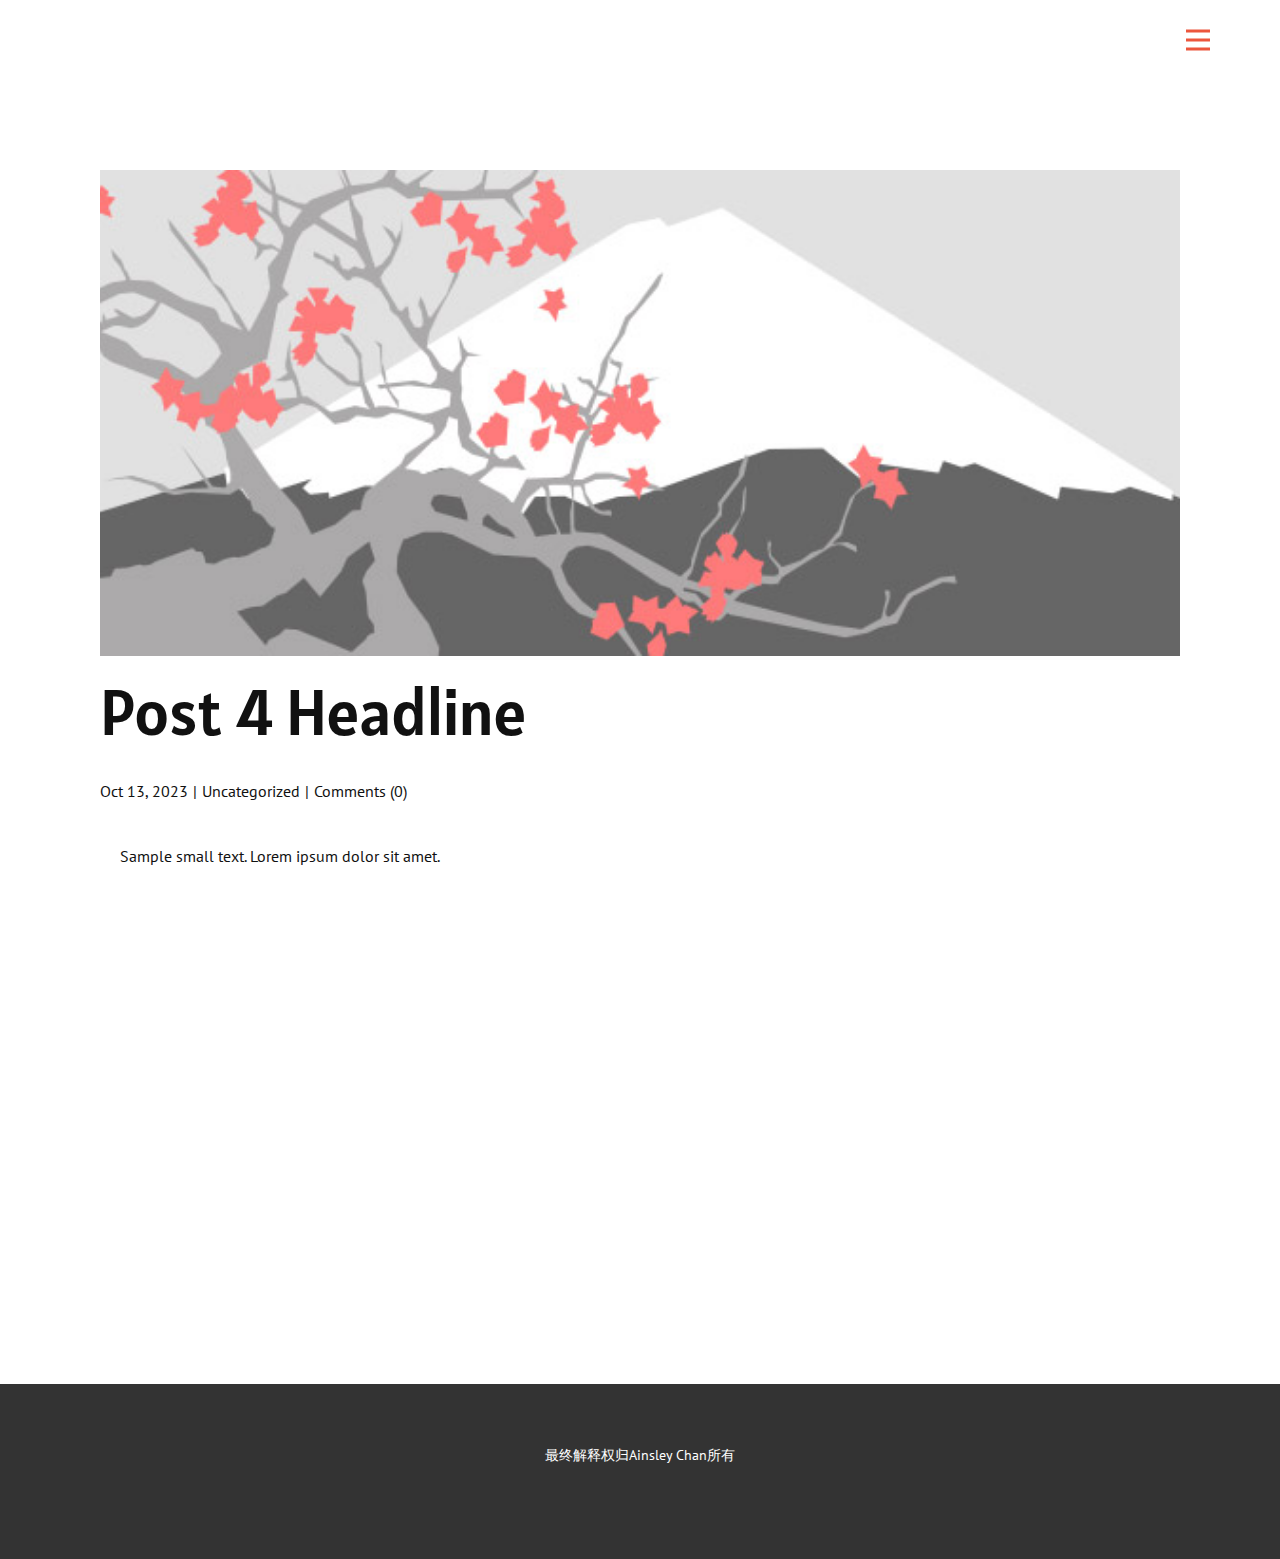
<file: blog/post-3.html>
<!DOCTYPE html>
<html style="font-size: 16px;" lang="en"><head>
    <meta name="viewport" content="width=device-width, initial-scale=1.0">
    <meta charset="utf-8">
    <meta name="keywords" content="Post 1 Headline">
    <meta name="description" content="">
    <title>Post 4 Headline</title>
    <link rel="stylesheet" href="../nicepage.css" media="screen">
<link rel="stylesheet" href="../Post-Template.css" media="screen">
    <script class="u-script" type="text/javascript" src="../jquery.js" defer=""></script>
    <script class="u-script" type="text/javascript" src="../nicepage.js" defer=""></script>
    <meta name="generator" content="Nicepage 7.13.0, nicepage.com">
    
    
    
    <link id="u-page-google-font" rel="stylesheet" href="https://fonts.googleapis.com/css2?display=swap&amp;family=PT+Sans:ital,wght@0,400;0,700;1,400;1,700&amp;family=Alatsi:wght@400">
    <script type="application/ld+json">{
		"@context": "http://schema.org",
		"@type": "Organization",
		"name": ""
}</script>
    <meta name="theme-color" content="#ec563d">
  <meta data-intl-tel-input-cdn-path="intlTelInput/"></head>
  <body data-path-to-root="./" data-include-products="false" class="u-body u-xl-mode" data-lang="en"><header class="u-clearfix u-header u-header" id="sec-bae1"><div class="u-clearfix u-sheet u-valign-middle-lg u-valign-middle-md u-valign-middle-sm u-valign-middle-xs u-sheet-1">
        <nav class="u-menu u-menu-hamburger u-offcanvas u-menu-1" data-responsive-from="XL" role="navigation">
          <div class="menu-collapse" style="font-size: 1rem; letter-spacing: 0px; font-weight: 500;">
            <a class="u-button-style u-custom-active-color u-custom-border u-custom-border-color u-custom-hover-color u-custom-left-right-menu-spacing u-custom-padding-bottom u-custom-text-active-color u-custom-text-color u-custom-text-hover-color u-custom-top-bottom-menu-spacing u-hamburger-link u-nav-link u-text-active-palette-1-base u-text-hover-palette-2-base u-text-palette-1-base" href="#" tabindex="-1" aria-label="Open menu" aria-controls="8091">
              <svg class="u-svg-link" viewBox="0 0 24 24"><use xlink:href="#menu-hamburger"></use></svg>
              <svg class="u-svg-content" version="1.1" id="menu-hamburger" viewBox="0 0 16 16" x="0px" y="0px" xmlns:xlink="http://www.w3.org/1999/xlink" xmlns="http://www.w3.org/2000/svg"><g><rect y="1" width="16" height="2"></rect><rect y="7" width="16" height="2"></rect><rect y="13" width="16" height="2"></rect>
</g></svg>
            </a>
          </div>
          <div class="u-custom-menu u-nav-container">
            <ul class="u-nav u-spacing-2 u-unstyled u-nav-1" role="menubar"><li class="u-nav-item" role="none"><a class="u-active-grey-5 u-button-style u-hover-grey-10 u-nav-link u-text-active-palette-1-base u-text-grey-90 u-text-hover-palette-1-base" href="../" style="padding: 10px 20px;" role="menuitem">Page 9</a>
</li><li class="u-nav-item" role="none"><a class="u-active-grey-5 u-button-style u-hover-grey-10 u-nav-link u-text-active-palette-1-base u-text-grey-90 u-text-hover-palette-1-base" href="#" style="padding: 10px 20px;" tabindex="-1" role="menuitem">My Portfolio</a>
</li><li class="u-nav-item" role="none"><a class="u-active-grey-5 u-button-style u-hover-grey-10 u-nav-link u-text-active-palette-1-base u-text-grey-90 u-text-hover-palette-1-base" href="#" style="padding: 10px 20px;" tabindex="-1" role="menuitem">About Me</a>
</li></ul>
          </div>
          <div class="u-custom-menu u-nav-container-collapse" id="8091" role="region" aria-label="Menu panel">
            <div class="u-black u-container-style u-inner-container-layout u-opacity u-opacity-95 u-sidenav">
              <div class="u-inner-container-layout u-sidenav-overflow">
                <div class="u-menu-close" tabindex="-1" aria-label="Close menu"></div>
                <ul class="u-align-center u-nav u-popupmenu-items u-unstyled u-nav-2"><li class="u-nav-item"><a class="u-button-style u-nav-link" href="../">Page 9</a>
</li><li class="u-nav-item"><a class="u-button-style u-nav-link" href="#">My Portfolio</a>
</li><li class="u-nav-item"><a class="u-button-style u-nav-link" href="#">About Me</a>
</li></ul>
              </div>
            </div>
            <div class="u-black u-menu-overlay u-opacity u-opacity-70"></div>
          </div>
        </nav>
      </div></header>
    <section class="u-align-center u-clearfix u-section-1" id="block-1">
      <div class="u-clearfix u-sheet u-valign-middle-md u-valign-middle-sm u-valign-middle-xs u-sheet-1"><!--post_details--><!--post_details_options_json--><!--{"source":""}--><!--/post_details_options_json--><!--blog_post-->
        <div class="u-container-style u-expanded-width u-post-details u-post-details-1">
          <div class="u-container-layout u-valign-middle u-container-layout-1"><!--blog_post_image-->
            <img alt="" class="u-blog-control u-expanded-width u-image u-image-default u-image-1" src="../images/0fd3416c.jpeg"><!--/blog_post_image--><!--blog_post_header-->
            <h2 class="u-blog-control u-text u-text-1">Post 4 Headline</h2><!--/blog_post_header--><!--blog_post_metadata-->
            <div class="u-blog-control u-metadata u-metadata-1"><!--blog_post_metadata_date--><span class="u-meta-date u-meta-icon">Oct 13, 2023</span><!--/blog_post_metadata_date--><!--blog_post_metadata_category--><span class="u-meta-category u-meta-icon"><a href="/blog/blog.html#/blog-1///">Uncategorized</a></span><!--/blog_post_metadata_category--><!--blog_post_metadata_comments--><span class="u-meta-comments u-meta-icon"><!--blog_post_metadata_comments_content-->Comments (0)<!--/blog_post_metadata_comments_content--></span><!--/blog_post_metadata_comments-->
            </div><!--/blog_post_metadata--><!--blog_post_content-->
            <div class="u-align-justify u-blog-control u-post-content u-text u-text-2 fr-view">
  <p>
    <meta name="viewport" content="width=device-width, initial-scale=1.0">
    <meta charset="utf-8">
    <meta name="keywords" content=""><meta name="description" content="">
    <title></title>
    <link rel="stylesheet" href="/nicepage.css" media="screen" class="u-static-style"><link rel="stylesheet" href="/nicepage.css" media="screen">
    <script class="u-script" type="text/javascript" src="//capp.nicepage.com/assets/jquery-1.9.1.min.js" defer=""></script>
    <script class="u-script" type="text/javascript" src="//capp.nicepage.com/a565d177e58e7e91256714bfeff6bb36e438f7f2/nicepage.js" defer=""></script>
<link rel="stylesheet" data-font="Alatsi:400" href="https://fonts.googleapis.com/css?family=Alatsi:400">
</p><section class="u-clearfix u-valign-top u-block-e925-1" custom-posts-hash="T" data-section-properties="{&quot;margin&quot;:&quot;none&quot;,&quot;stretch&quot;:true}" data-id="e925" data-posts-content="[{'images':[],'maps':[],'videos':[],'icons':[],'textWidth':'','textHeight':'','id':1,'headingProp':'h3','textProp':'text'}]" style="min-height: 500px">
  <div class="u-clearfix u-rich-text u-text u-block-e925-4" data-state="{&quot;margin-top&quot;:{&quot;shouldApplyDefaultMargins&quot;:{&quot;XL&quot;:false,&quot;LG&quot;:false,&quot;MD&quot;:false,&quot;SM&quot;:true,&quot;XS&quot;:true},&quot;parentVerticalAlign&quot;:{&quot;XL&quot;:&quot;top&quot;,&quot;LG&quot;:&quot;top&quot;,&quot;MD&quot;:&quot;top&quot;,&quot;SM&quot;:&quot;top&quot;,&quot;XS&quot;:&quot;top&quot;}},&quot;margin-bottom&quot;:{&quot;shouldApplyDefaultMargins&quot;:{&quot;XL&quot;:false,&quot;LG&quot;:false,&quot;MD&quot;:false,&quot;SM&quot;:true,&quot;XS&quot;:true},&quot;parentVerticalAlign&quot;:{&quot;XL&quot;:&quot;top&quot;,&quot;LG&quot;:&quot;top&quot;,&quot;MD&quot;:&quot;top&quot;,&quot;SM&quot;:&quot;top&quot;,&quot;XS&quot;:&quot;top&quot;}}}" style="padding-left: 20px; padding-right: 20px">
  Sample small text. Lorem ipsum dolor sit amet.
  </div>
  <style data-mode="XL">@media (min-width: 1200px) {
  .u-block-e925-1 {
    min-height: 500px;
  }
  .u-block-e925-4 {
    padding-left: 20px;
    padding-right: 20px;
  }
}</style>
  <style data-mode="LG">@media (max-width: 1199px) and (min-width: 992px) {
  .u-block-e925-1 {
    min-height: 500px;
  }
  .u-block-e925-4 {
    padding-left: 20px;
    padding-right: 20px;
  }
}</style>
  <style data-mode="MD">@media (max-width: 991px) and (min-width: 768px) {
  .u-block-e925-1 {
    min-height: 500px;
  }
  .u-block-e925-4 {
    padding-left: 20px;
    padding-right: 20px;
  }
}</style>
  <style data-mode="SM">@media (max-width: 767px) and (min-width: 576px) {
  .u-block-e925-1 {
    min-height: 500px;
  }
  .u-block-e925-4 {
    padding-left: 20px;
    padding-right: 20px;
    margin-top: 60px;
    margin-bottom: 60px;
  }
}</style>
  <style data-mode="XS">@media (max-width: 575px) {
  .u-block-e925-1 {
    min-height: 500px;
  }
  .u-block-e925-4 {
    padding-left: 20px;
    padding-right: 20px;
    margin-top: 60px;
    margin-bottom: 60px;
  }
}</style>
</section>
<p></p>
  </div><!--/blog_post_content-->
          </div>
        </div><!--/blog_post--><!--/post_details-->
      </div>
    </section>
    
    
    
    <footer class="u-align-center u-clearfix u-container-align-center u-footer u-grey-80 u-footer" id="sec-d13a"><div class="u-clearfix u-sheet u-valign-middle u-sheet-1">
        <p class="u-small-text u-text u-text-variant u-text-1">最终解释权归Ainsley Chan所有 </p>
      </div></footer>
    <section class="u-backlink u-clearfix u-grey-80"></section>
  
</body></html>
</file>
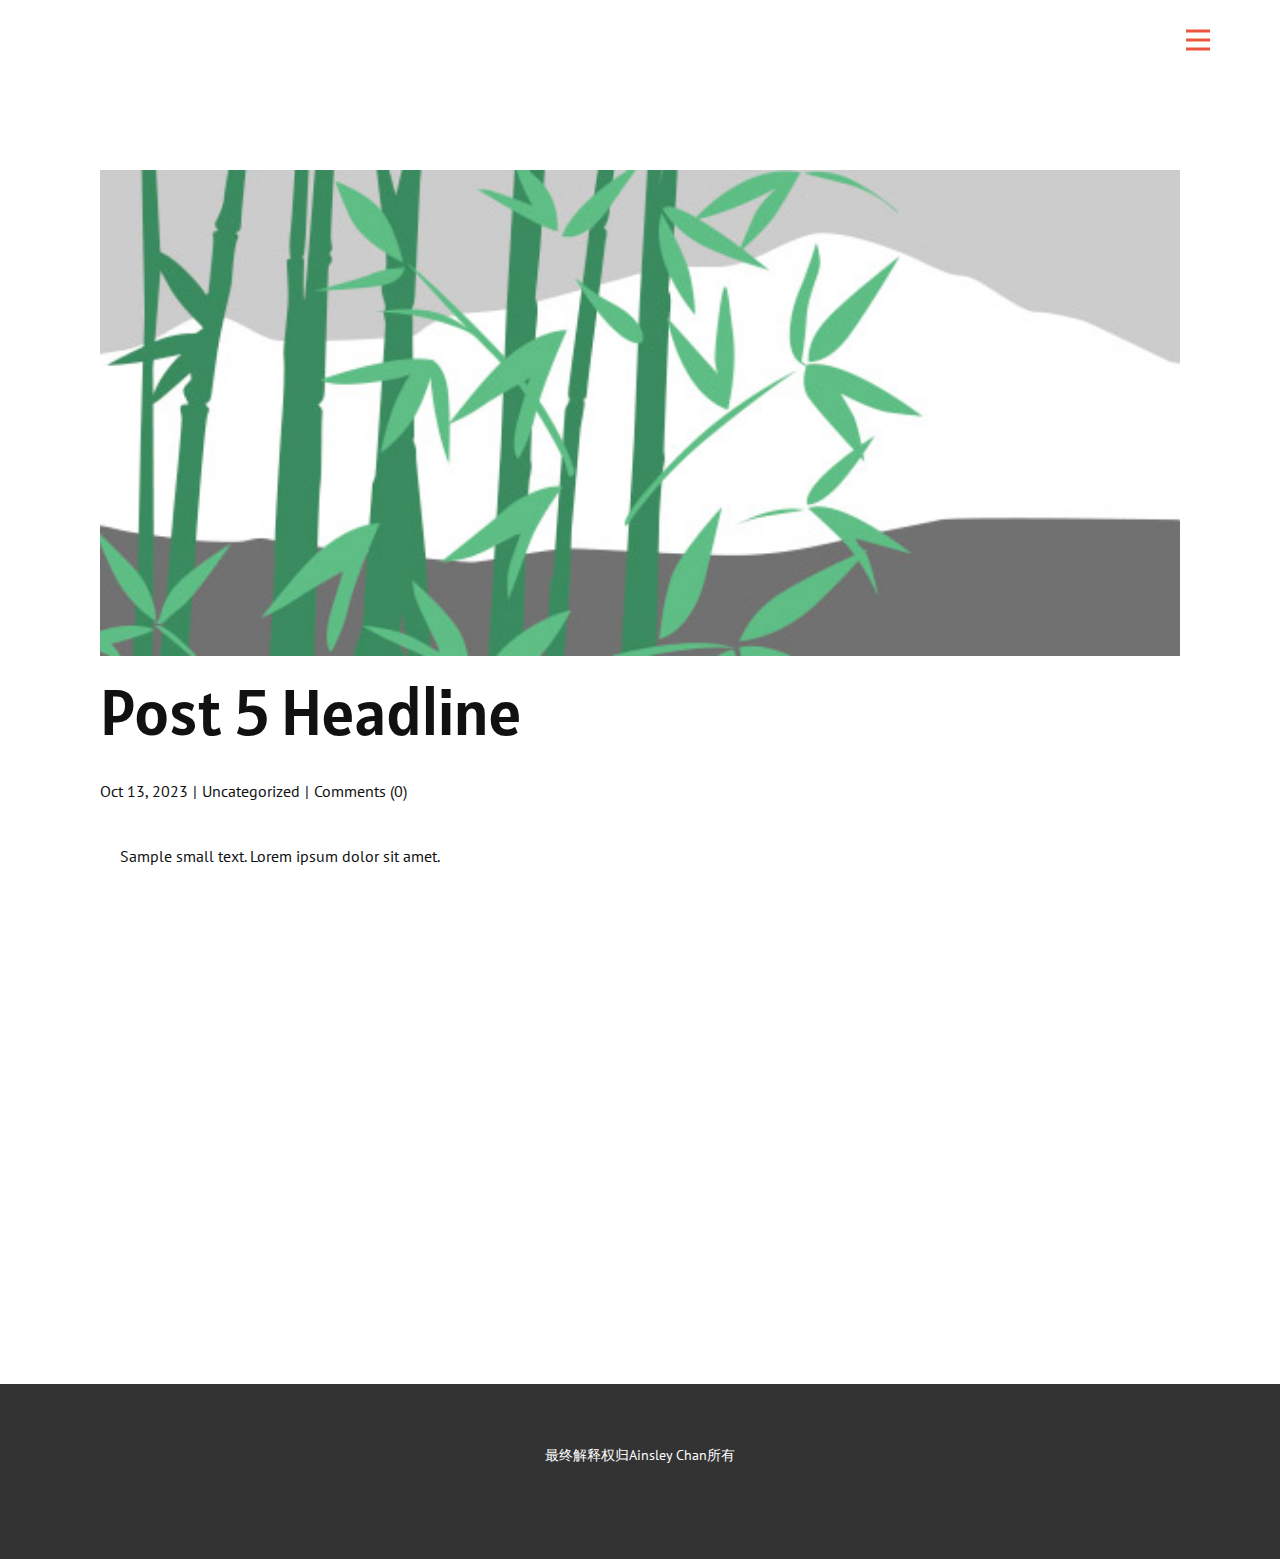
<file: blog/post-4.html>
<!DOCTYPE html>
<html style="font-size: 16px;" lang="en"><head>
    <meta name="viewport" content="width=device-width, initial-scale=1.0">
    <meta charset="utf-8">
    <meta name="keywords" content="Post 1 Headline">
    <meta name="description" content="">
    <title>Post 5 Headline</title>
    <link rel="stylesheet" href="../nicepage.css" media="screen">
<link rel="stylesheet" href="../Post-Template.css" media="screen">
    <script class="u-script" type="text/javascript" src="../jquery.js" defer=""></script>
    <script class="u-script" type="text/javascript" src="../nicepage.js" defer=""></script>
    <meta name="generator" content="Nicepage 7.13.0, nicepage.com">
    
    
    
    <link id="u-page-google-font" rel="stylesheet" href="https://fonts.googleapis.com/css2?display=swap&amp;family=PT+Sans:ital,wght@0,400;0,700;1,400;1,700&amp;family=Alatsi:wght@400">
    <script type="application/ld+json">{
		"@context": "http://schema.org",
		"@type": "Organization",
		"name": ""
}</script>
    <meta name="theme-color" content="#ec563d">
  <meta data-intl-tel-input-cdn-path="intlTelInput/"></head>
  <body data-path-to-root="./" data-include-products="false" class="u-body u-xl-mode" data-lang="en"><header class="u-clearfix u-header u-header" id="sec-bae1"><div class="u-clearfix u-sheet u-valign-middle-lg u-valign-middle-md u-valign-middle-sm u-valign-middle-xs u-sheet-1">
        <nav class="u-menu u-menu-hamburger u-offcanvas u-menu-1" data-responsive-from="XL" role="navigation">
          <div class="menu-collapse" style="font-size: 1rem; letter-spacing: 0px; font-weight: 500;">
            <a class="u-button-style u-custom-active-color u-custom-border u-custom-border-color u-custom-hover-color u-custom-left-right-menu-spacing u-custom-padding-bottom u-custom-text-active-color u-custom-text-color u-custom-text-hover-color u-custom-top-bottom-menu-spacing u-hamburger-link u-nav-link u-text-active-palette-1-base u-text-hover-palette-2-base u-text-palette-1-base" href="#" tabindex="-1" aria-label="Open menu" aria-controls="8091">
              <svg class="u-svg-link" viewBox="0 0 24 24"><use xlink:href="#menu-hamburger"></use></svg>
              <svg class="u-svg-content" version="1.1" id="menu-hamburger" viewBox="0 0 16 16" x="0px" y="0px" xmlns:xlink="http://www.w3.org/1999/xlink" xmlns="http://www.w3.org/2000/svg"><g><rect y="1" width="16" height="2"></rect><rect y="7" width="16" height="2"></rect><rect y="13" width="16" height="2"></rect>
</g></svg>
            </a>
          </div>
          <div class="u-custom-menu u-nav-container">
            <ul class="u-nav u-spacing-2 u-unstyled u-nav-1" role="menubar"><li class="u-nav-item" role="none"><a class="u-active-grey-5 u-button-style u-hover-grey-10 u-nav-link u-text-active-palette-1-base u-text-grey-90 u-text-hover-palette-1-base" href="../" style="padding: 10px 20px;" role="menuitem">Page 9</a>
</li><li class="u-nav-item" role="none"><a class="u-active-grey-5 u-button-style u-hover-grey-10 u-nav-link u-text-active-palette-1-base u-text-grey-90 u-text-hover-palette-1-base" href="#" style="padding: 10px 20px;" tabindex="-1" role="menuitem">My Portfolio</a>
</li><li class="u-nav-item" role="none"><a class="u-active-grey-5 u-button-style u-hover-grey-10 u-nav-link u-text-active-palette-1-base u-text-grey-90 u-text-hover-palette-1-base" href="#" style="padding: 10px 20px;" tabindex="-1" role="menuitem">About Me</a>
</li></ul>
          </div>
          <div class="u-custom-menu u-nav-container-collapse" id="8091" role="region" aria-label="Menu panel">
            <div class="u-black u-container-style u-inner-container-layout u-opacity u-opacity-95 u-sidenav">
              <div class="u-inner-container-layout u-sidenav-overflow">
                <div class="u-menu-close" tabindex="-1" aria-label="Close menu"></div>
                <ul class="u-align-center u-nav u-popupmenu-items u-unstyled u-nav-2"><li class="u-nav-item"><a class="u-button-style u-nav-link" href="../">Page 9</a>
</li><li class="u-nav-item"><a class="u-button-style u-nav-link" href="#">My Portfolio</a>
</li><li class="u-nav-item"><a class="u-button-style u-nav-link" href="#">About Me</a>
</li></ul>
              </div>
            </div>
            <div class="u-black u-menu-overlay u-opacity u-opacity-70"></div>
          </div>
        </nav>
      </div></header>
    <section class="u-align-center u-clearfix u-section-1" id="block-1">
      <div class="u-clearfix u-sheet u-valign-middle-md u-valign-middle-sm u-valign-middle-xs u-sheet-1"><!--post_details--><!--post_details_options_json--><!--{"source":""}--><!--/post_details_options_json--><!--blog_post-->
        <div class="u-container-style u-expanded-width u-post-details u-post-details-1">
          <div class="u-container-layout u-valign-middle u-container-layout-1"><!--blog_post_image-->
            <img alt="" class="u-blog-control u-expanded-width u-image u-image-default u-image-1" src="../images/68f64b9d.jpeg"><!--/blog_post_image--><!--blog_post_header-->
            <h2 class="u-blog-control u-text u-text-1">Post 5 Headline</h2><!--/blog_post_header--><!--blog_post_metadata-->
            <div class="u-blog-control u-metadata u-metadata-1"><!--blog_post_metadata_date--><span class="u-meta-date u-meta-icon">Oct 13, 2023</span><!--/blog_post_metadata_date--><!--blog_post_metadata_category--><span class="u-meta-category u-meta-icon"><a href="/blog/blog.html#/blog-1///">Uncategorized</a></span><!--/blog_post_metadata_category--><!--blog_post_metadata_comments--><span class="u-meta-comments u-meta-icon"><!--blog_post_metadata_comments_content-->Comments (0)<!--/blog_post_metadata_comments_content--></span><!--/blog_post_metadata_comments-->
            </div><!--/blog_post_metadata--><!--blog_post_content-->
            <div class="u-align-justify u-blog-control u-post-content u-text u-text-2 fr-view">
  <p>
    <meta name="viewport" content="width=device-width, initial-scale=1.0">
    <meta charset="utf-8">
    <meta name="keywords" content=""><meta name="description" content="">
    <title></title>
    <link rel="stylesheet" href="/nicepage.css" media="screen" class="u-static-style"><link rel="stylesheet" href="/nicepage.css" media="screen">
    <script class="u-script" type="text/javascript" src="//capp.nicepage.com/assets/jquery-1.9.1.min.js" defer=""></script>
    <script class="u-script" type="text/javascript" src="//capp.nicepage.com/a565d177e58e7e91256714bfeff6bb36e438f7f2/nicepage.js" defer=""></script>
<link rel="stylesheet" data-font="Alatsi:400" href="https://fonts.googleapis.com/css?family=Alatsi:400">
</p><section class="u-clearfix u-valign-top u-block-46ff-1" custom-posts-hash="T" data-section-properties="{&quot;margin&quot;:&quot;none&quot;,&quot;stretch&quot;:true}" data-id="46ff" data-posts-content="[{'images':[],'maps':[],'videos':[],'icons':[],'textWidth':'','textHeight':'','id':1,'headingProp':'h3','textProp':'text'}]" style="min-height: 500px">
  <div class="u-clearfix u-rich-text u-text u-block-46ff-4" data-state="{&quot;margin-top&quot;:{&quot;shouldApplyDefaultMargins&quot;:{&quot;XL&quot;:false,&quot;LG&quot;:false,&quot;MD&quot;:false,&quot;SM&quot;:true,&quot;XS&quot;:true},&quot;parentVerticalAlign&quot;:{&quot;XL&quot;:&quot;top&quot;,&quot;LG&quot;:&quot;top&quot;,&quot;MD&quot;:&quot;top&quot;,&quot;SM&quot;:&quot;top&quot;,&quot;XS&quot;:&quot;top&quot;}},&quot;margin-bottom&quot;:{&quot;shouldApplyDefaultMargins&quot;:{&quot;XL&quot;:false,&quot;LG&quot;:false,&quot;MD&quot;:false,&quot;SM&quot;:true,&quot;XS&quot;:true},&quot;parentVerticalAlign&quot;:{&quot;XL&quot;:&quot;top&quot;,&quot;LG&quot;:&quot;top&quot;,&quot;MD&quot;:&quot;top&quot;,&quot;SM&quot;:&quot;top&quot;,&quot;XS&quot;:&quot;top&quot;}}}" style="padding-left: 20px; padding-right: 20px">
  Sample small text. Lorem ipsum dolor sit amet.
  </div>
  <style data-mode="XL">@media (min-width: 1200px) {
  .u-block-46ff-1 {
    min-height: 500px;
  }
  .u-block-46ff-4 {
    padding-left: 20px;
    padding-right: 20px;
  }
}</style>
  <style data-mode="LG">@media (max-width: 1199px) and (min-width: 992px) {
  .u-block-46ff-1 {
    min-height: 500px;
  }
  .u-block-46ff-4 {
    padding-left: 20px;
    padding-right: 20px;
  }
}</style>
  <style data-mode="MD">@media (max-width: 991px) and (min-width: 768px) {
  .u-block-46ff-1 {
    min-height: 500px;
  }
  .u-block-46ff-4 {
    padding-left: 20px;
    padding-right: 20px;
  }
}</style>
  <style data-mode="SM">@media (max-width: 767px) and (min-width: 576px) {
  .u-block-46ff-1 {
    min-height: 500px;
  }
  .u-block-46ff-4 {
    padding-left: 20px;
    padding-right: 20px;
    margin-top: 60px;
    margin-bottom: 60px;
  }
}</style>
  <style data-mode="XS">@media (max-width: 575px) {
  .u-block-46ff-1 {
    min-height: 500px;
  }
  .u-block-46ff-4 {
    padding-left: 20px;
    padding-right: 20px;
    margin-top: 60px;
    margin-bottom: 60px;
  }
}</style>
</section>
<p></p>
  </div><!--/blog_post_content-->
          </div>
        </div><!--/blog_post--><!--/post_details-->
      </div>
    </section>
    
    
    
    <footer class="u-align-center u-clearfix u-container-align-center u-footer u-grey-80 u-footer" id="sec-d13a"><div class="u-clearfix u-sheet u-valign-middle u-sheet-1">
        <p class="u-small-text u-text u-text-variant u-text-1">最终解释权归Ainsley Chan所有 </p>
      </div></footer>
    <section class="u-backlink u-clearfix u-grey-80"></section>
  
</body></html>
</file>
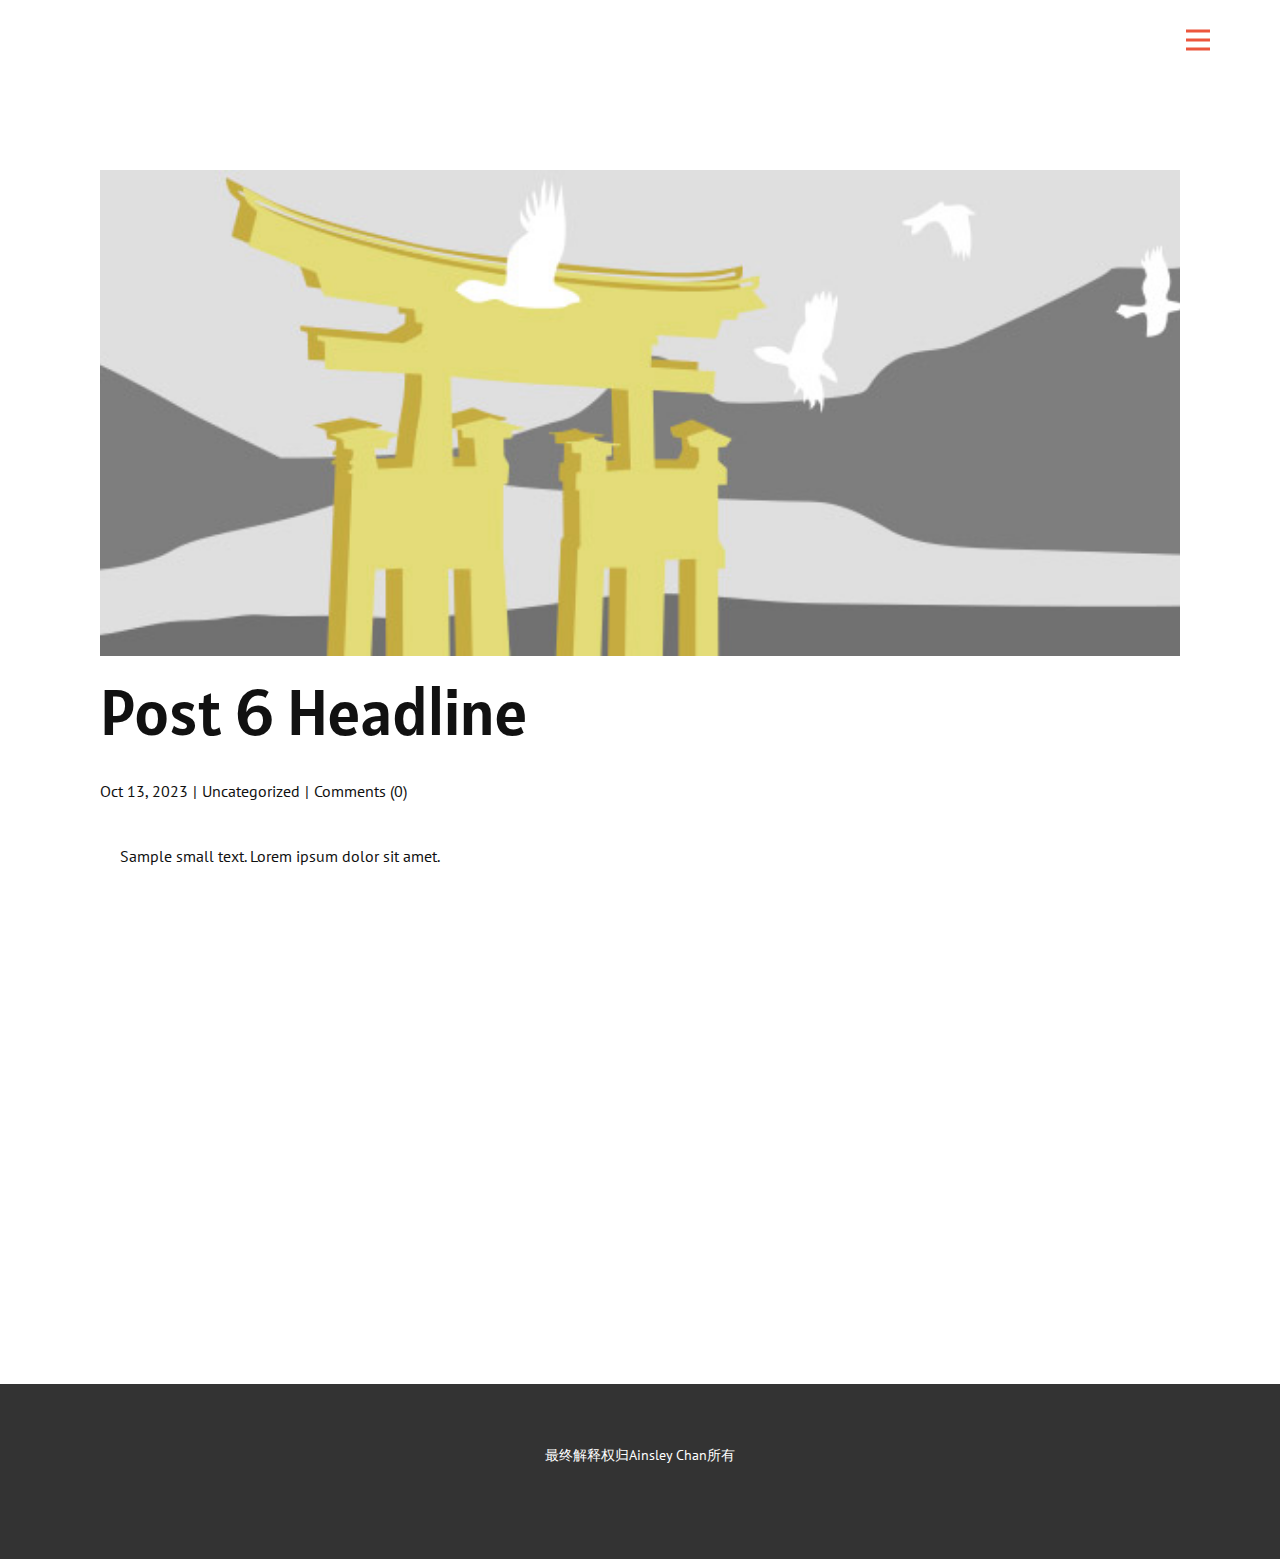
<file: blog/post-5.html>
<!DOCTYPE html>
<html style="font-size: 16px;" lang="en"><head>
    <meta name="viewport" content="width=device-width, initial-scale=1.0">
    <meta charset="utf-8">
    <meta name="keywords" content="Post 1 Headline">
    <meta name="description" content="">
    <title>Post 6 Headline</title>
    <link rel="stylesheet" href="../nicepage.css" media="screen">
<link rel="stylesheet" href="../Post-Template.css" media="screen">
    <script class="u-script" type="text/javascript" src="../jquery.js" defer=""></script>
    <script class="u-script" type="text/javascript" src="../nicepage.js" defer=""></script>
    <meta name="generator" content="Nicepage 7.13.0, nicepage.com">
    
    
    
    <link id="u-page-google-font" rel="stylesheet" href="https://fonts.googleapis.com/css2?display=swap&amp;family=PT+Sans:ital,wght@0,400;0,700;1,400;1,700&amp;family=Alatsi:wght@400">
    <script type="application/ld+json">{
		"@context": "http://schema.org",
		"@type": "Organization",
		"name": ""
}</script>
    <meta name="theme-color" content="#ec563d">
  <meta data-intl-tel-input-cdn-path="intlTelInput/"></head>
  <body data-path-to-root="./" data-include-products="false" class="u-body u-xl-mode" data-lang="en"><header class="u-clearfix u-header u-header" id="sec-bae1"><div class="u-clearfix u-sheet u-valign-middle-lg u-valign-middle-md u-valign-middle-sm u-valign-middle-xs u-sheet-1">
        <nav class="u-menu u-menu-hamburger u-offcanvas u-menu-1" data-responsive-from="XL" role="navigation">
          <div class="menu-collapse" style="font-size: 1rem; letter-spacing: 0px; font-weight: 500;">
            <a class="u-button-style u-custom-active-color u-custom-border u-custom-border-color u-custom-hover-color u-custom-left-right-menu-spacing u-custom-padding-bottom u-custom-text-active-color u-custom-text-color u-custom-text-hover-color u-custom-top-bottom-menu-spacing u-hamburger-link u-nav-link u-text-active-palette-1-base u-text-hover-palette-2-base u-text-palette-1-base" href="#" tabindex="-1" aria-label="Open menu" aria-controls="8091">
              <svg class="u-svg-link" viewBox="0 0 24 24"><use xlink:href="#menu-hamburger"></use></svg>
              <svg class="u-svg-content" version="1.1" id="menu-hamburger" viewBox="0 0 16 16" x="0px" y="0px" xmlns:xlink="http://www.w3.org/1999/xlink" xmlns="http://www.w3.org/2000/svg"><g><rect y="1" width="16" height="2"></rect><rect y="7" width="16" height="2"></rect><rect y="13" width="16" height="2"></rect>
</g></svg>
            </a>
          </div>
          <div class="u-custom-menu u-nav-container">
            <ul class="u-nav u-spacing-2 u-unstyled u-nav-1" role="menubar"><li class="u-nav-item" role="none"><a class="u-active-grey-5 u-button-style u-hover-grey-10 u-nav-link u-text-active-palette-1-base u-text-grey-90 u-text-hover-palette-1-base" href="../" style="padding: 10px 20px;" role="menuitem">Page 9</a>
</li><li class="u-nav-item" role="none"><a class="u-active-grey-5 u-button-style u-hover-grey-10 u-nav-link u-text-active-palette-1-base u-text-grey-90 u-text-hover-palette-1-base" href="#" style="padding: 10px 20px;" tabindex="-1" role="menuitem">My Portfolio</a>
</li><li class="u-nav-item" role="none"><a class="u-active-grey-5 u-button-style u-hover-grey-10 u-nav-link u-text-active-palette-1-base u-text-grey-90 u-text-hover-palette-1-base" href="#" style="padding: 10px 20px;" tabindex="-1" role="menuitem">About Me</a>
</li></ul>
          </div>
          <div class="u-custom-menu u-nav-container-collapse" id="8091" role="region" aria-label="Menu panel">
            <div class="u-black u-container-style u-inner-container-layout u-opacity u-opacity-95 u-sidenav">
              <div class="u-inner-container-layout u-sidenav-overflow">
                <div class="u-menu-close" tabindex="-1" aria-label="Close menu"></div>
                <ul class="u-align-center u-nav u-popupmenu-items u-unstyled u-nav-2"><li class="u-nav-item"><a class="u-button-style u-nav-link" href="../">Page 9</a>
</li><li class="u-nav-item"><a class="u-button-style u-nav-link" href="#">My Portfolio</a>
</li><li class="u-nav-item"><a class="u-button-style u-nav-link" href="#">About Me</a>
</li></ul>
              </div>
            </div>
            <div class="u-black u-menu-overlay u-opacity u-opacity-70"></div>
          </div>
        </nav>
      </div></header>
    <section class="u-align-center u-clearfix u-section-1" id="block-1">
      <div class="u-clearfix u-sheet u-valign-middle-md u-valign-middle-sm u-valign-middle-xs u-sheet-1"><!--post_details--><!--post_details_options_json--><!--{"source":""}--><!--/post_details_options_json--><!--blog_post-->
        <div class="u-container-style u-expanded-width u-post-details u-post-details-1">
          <div class="u-container-layout u-valign-middle u-container-layout-1"><!--blog_post_image-->
            <img alt="" class="u-blog-control u-expanded-width u-image u-image-default u-image-1" src="../images/8ad73f3c.jpeg"><!--/blog_post_image--><!--blog_post_header-->
            <h2 class="u-blog-control u-text u-text-1">Post 6 Headline</h2><!--/blog_post_header--><!--blog_post_metadata-->
            <div class="u-blog-control u-metadata u-metadata-1"><!--blog_post_metadata_date--><span class="u-meta-date u-meta-icon">Oct 13, 2023</span><!--/blog_post_metadata_date--><!--blog_post_metadata_category--><span class="u-meta-category u-meta-icon"><a href="/blog/blog.html#/blog-1///">Uncategorized</a></span><!--/blog_post_metadata_category--><!--blog_post_metadata_comments--><span class="u-meta-comments u-meta-icon"><!--blog_post_metadata_comments_content-->Comments (0)<!--/blog_post_metadata_comments_content--></span><!--/blog_post_metadata_comments-->
            </div><!--/blog_post_metadata--><!--blog_post_content-->
            <div class="u-align-justify u-blog-control u-post-content u-text u-text-2 fr-view">
  <p>
    <meta name="viewport" content="width=device-width, initial-scale=1.0">
    <meta charset="utf-8">
    <meta name="keywords" content=""><meta name="description" content="">
    <title></title>
    <link rel="stylesheet" href="/nicepage.css" media="screen" class="u-static-style"><link rel="stylesheet" href="/nicepage.css" media="screen">
    <script class="u-script" type="text/javascript" src="//capp.nicepage.com/assets/jquery-1.9.1.min.js" defer=""></script>
    <script class="u-script" type="text/javascript" src="//capp.nicepage.com/a565d177e58e7e91256714bfeff6bb36e438f7f2/nicepage.js" defer=""></script>
<link rel="stylesheet" data-font="Alatsi:400" href="https://fonts.googleapis.com/css?family=Alatsi:400">
</p><section class="u-clearfix u-valign-top u-block-a1c6-1" custom-posts-hash="T" data-section-properties="{&quot;margin&quot;:&quot;none&quot;,&quot;stretch&quot;:true}" data-id="a1c6" data-posts-content="[{'images':[],'maps':[],'videos':[],'icons':[],'textWidth':'','textHeight':'','id':1,'headingProp':'h3','textProp':'text'}]" style="min-height: 500px">
  <div class="u-clearfix u-rich-text u-text u-block-a1c6-4" data-state="{&quot;margin-top&quot;:{&quot;shouldApplyDefaultMargins&quot;:{&quot;XL&quot;:false,&quot;LG&quot;:false,&quot;MD&quot;:false,&quot;SM&quot;:true,&quot;XS&quot;:true},&quot;parentVerticalAlign&quot;:{&quot;XL&quot;:&quot;top&quot;,&quot;LG&quot;:&quot;top&quot;,&quot;MD&quot;:&quot;top&quot;,&quot;SM&quot;:&quot;top&quot;,&quot;XS&quot;:&quot;top&quot;}},&quot;margin-bottom&quot;:{&quot;shouldApplyDefaultMargins&quot;:{&quot;XL&quot;:false,&quot;LG&quot;:false,&quot;MD&quot;:false,&quot;SM&quot;:true,&quot;XS&quot;:true},&quot;parentVerticalAlign&quot;:{&quot;XL&quot;:&quot;top&quot;,&quot;LG&quot;:&quot;top&quot;,&quot;MD&quot;:&quot;top&quot;,&quot;SM&quot;:&quot;top&quot;,&quot;XS&quot;:&quot;top&quot;}}}" style="padding-left: 20px; padding-right: 20px">
  Sample small text. Lorem ipsum dolor sit amet.
  </div>
  <style data-mode="XL">@media (min-width: 1200px) {
  .u-block-a1c6-1 {
    min-height: 500px;
  }
  .u-block-a1c6-4 {
    padding-left: 20px;
    padding-right: 20px;
  }
}</style>
  <style data-mode="LG">@media (max-width: 1199px) and (min-width: 992px) {
  .u-block-a1c6-1 {
    min-height: 500px;
  }
  .u-block-a1c6-4 {
    padding-left: 20px;
    padding-right: 20px;
  }
}</style>
  <style data-mode="MD">@media (max-width: 991px) and (min-width: 768px) {
  .u-block-a1c6-1 {
    min-height: 500px;
  }
  .u-block-a1c6-4 {
    padding-left: 20px;
    padding-right: 20px;
  }
}</style>
  <style data-mode="SM">@media (max-width: 767px) and (min-width: 576px) {
  .u-block-a1c6-1 {
    min-height: 500px;
  }
  .u-block-a1c6-4 {
    padding-left: 20px;
    padding-right: 20px;
    margin-top: 60px;
    margin-bottom: 60px;
  }
}</style>
  <style data-mode="XS">@media (max-width: 575px) {
  .u-block-a1c6-1 {
    min-height: 500px;
  }
  .u-block-a1c6-4 {
    padding-left: 20px;
    padding-right: 20px;
    margin-top: 60px;
    margin-bottom: 60px;
  }
}</style>
</section>
<p></p>
  </div><!--/blog_post_content-->
          </div>
        </div><!--/blog_post--><!--/post_details-->
      </div>
    </section>
    
    
    
    <footer class="u-align-center u-clearfix u-container-align-center u-footer u-grey-80 u-footer" id="sec-d13a"><div class="u-clearfix u-sheet u-valign-middle u-sheet-1">
        <p class="u-small-text u-text u-text-variant u-text-1">最终解释权归Ainsley Chan所有 </p>
      </div></footer>
    <section class="u-backlink u-clearfix u-grey-80"></section>
  
</body></html>
</file>
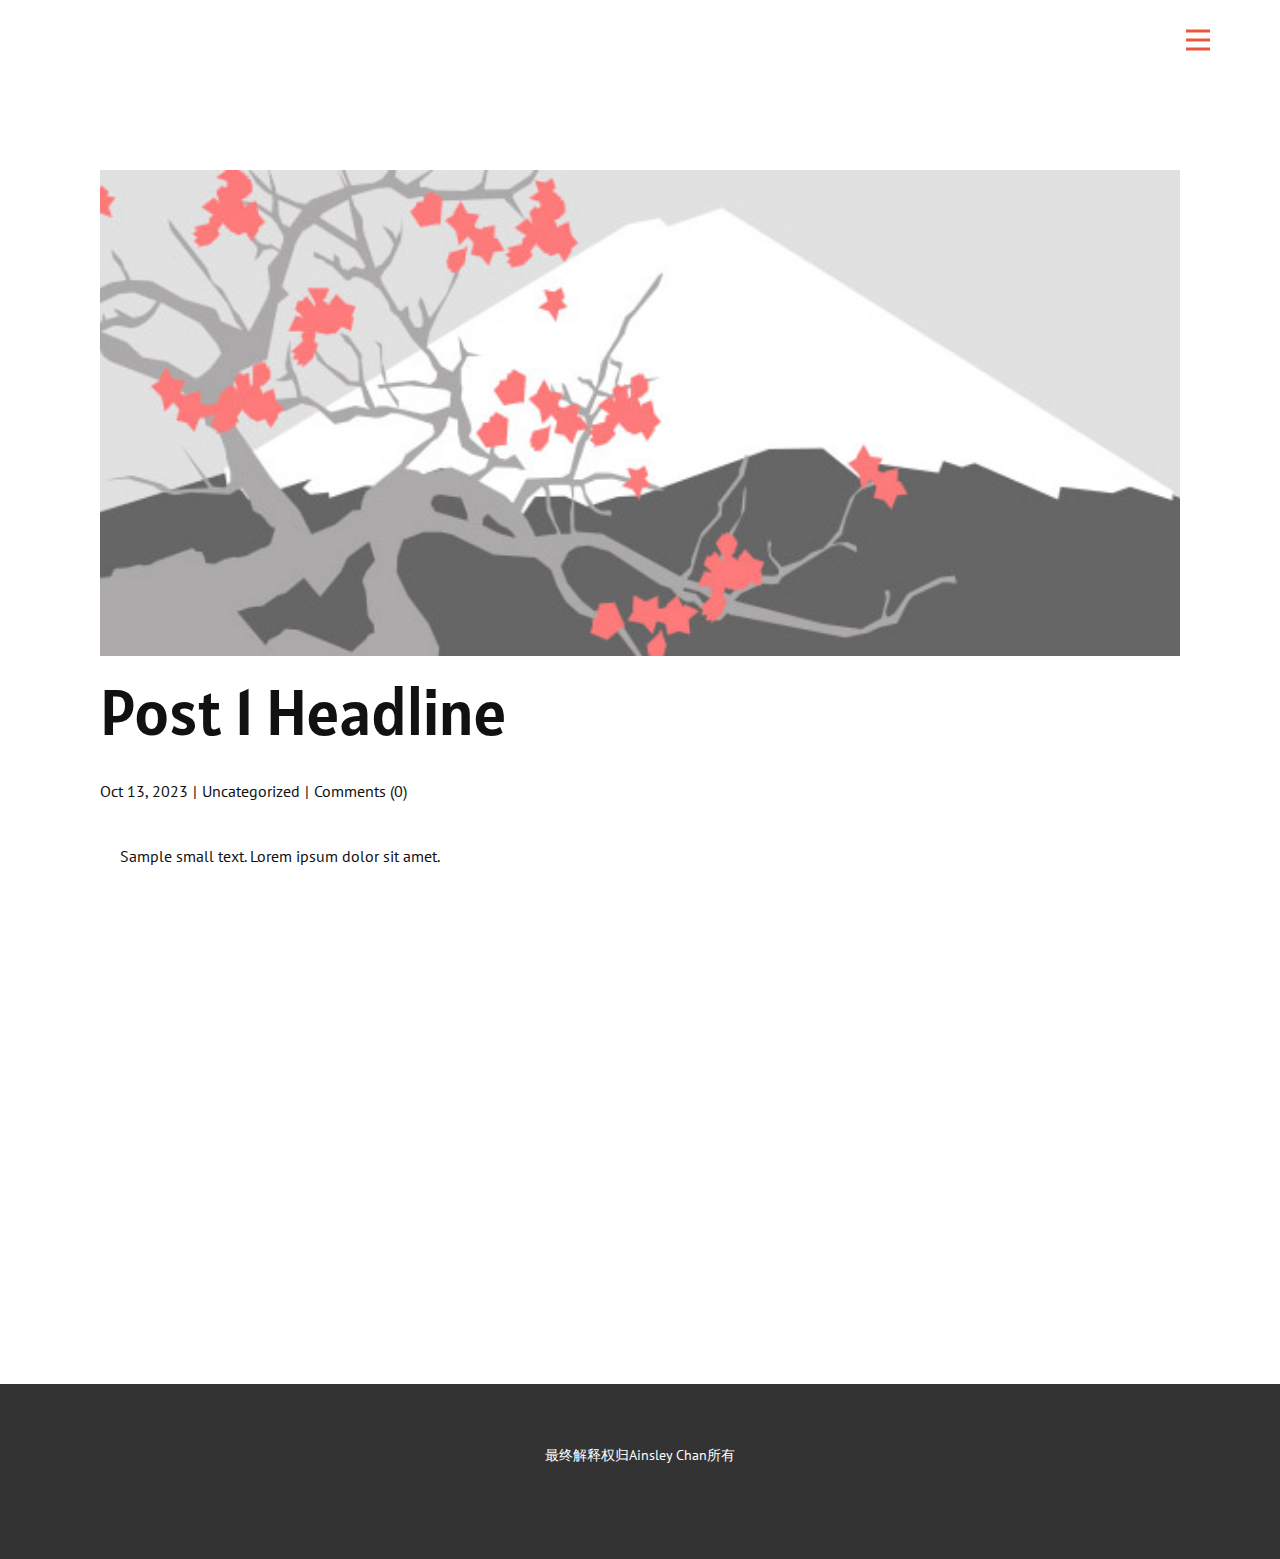
<file: blog/post.html>
<!DOCTYPE html>
<html style="font-size: 16px;" lang="en"><head>
    <meta name="viewport" content="width=device-width, initial-scale=1.0">
    <meta charset="utf-8">
    <meta name="keywords" content="Post 1 Headline">
    <meta name="description" content="">
    <title>Post 1 Headline</title>
    <link rel="stylesheet" href="../nicepage.css" media="screen">
<link rel="stylesheet" href="../Post-Template.css" media="screen">
    <script class="u-script" type="text/javascript" src="../jquery.js" defer=""></script>
    <script class="u-script" type="text/javascript" src="../nicepage.js" defer=""></script>
    <meta name="generator" content="Nicepage 7.13.0, nicepage.com">
    
    
    
    <link id="u-page-google-font" rel="stylesheet" href="https://fonts.googleapis.com/css2?display=swap&amp;family=PT+Sans:ital,wght@0,400;0,700;1,400;1,700&amp;family=Alatsi:wght@400">
    <script type="application/ld+json">{
		"@context": "http://schema.org",
		"@type": "Organization",
		"name": ""
}</script>
    <meta name="theme-color" content="#ec563d">
  <meta data-intl-tel-input-cdn-path="intlTelInput/"></head>
  <body data-path-to-root="./" data-include-products="false" class="u-body u-xl-mode" data-lang="en"><header class="u-clearfix u-header u-header" id="sec-bae1"><div class="u-clearfix u-sheet u-valign-middle-lg u-valign-middle-md u-valign-middle-sm u-valign-middle-xs u-sheet-1">
        <nav class="u-menu u-menu-hamburger u-offcanvas u-menu-1" data-responsive-from="XL" role="navigation">
          <div class="menu-collapse" style="font-size: 1rem; letter-spacing: 0px; font-weight: 500;">
            <a class="u-button-style u-custom-active-color u-custom-border u-custom-border-color u-custom-hover-color u-custom-left-right-menu-spacing u-custom-padding-bottom u-custom-text-active-color u-custom-text-color u-custom-text-hover-color u-custom-top-bottom-menu-spacing u-hamburger-link u-nav-link u-text-active-palette-1-base u-text-hover-palette-2-base u-text-palette-1-base" href="#" tabindex="-1" aria-label="Open menu" aria-controls="8091">
              <svg class="u-svg-link" viewBox="0 0 24 24"><use xlink:href="#menu-hamburger"></use></svg>
              <svg class="u-svg-content" version="1.1" id="menu-hamburger" viewBox="0 0 16 16" x="0px" y="0px" xmlns:xlink="http://www.w3.org/1999/xlink" xmlns="http://www.w3.org/2000/svg"><g><rect y="1" width="16" height="2"></rect><rect y="7" width="16" height="2"></rect><rect y="13" width="16" height="2"></rect>
</g></svg>
            </a>
          </div>
          <div class="u-custom-menu u-nav-container">
            <ul class="u-nav u-spacing-2 u-unstyled u-nav-1" role="menubar"><li class="u-nav-item" role="none"><a class="u-active-grey-5 u-button-style u-hover-grey-10 u-nav-link u-text-active-palette-1-base u-text-grey-90 u-text-hover-palette-1-base" href="../" style="padding: 10px 20px;" role="menuitem">Page 9</a>
</li><li class="u-nav-item" role="none"><a class="u-active-grey-5 u-button-style u-hover-grey-10 u-nav-link u-text-active-palette-1-base u-text-grey-90 u-text-hover-palette-1-base" href="#" style="padding: 10px 20px;" tabindex="-1" role="menuitem">My Portfolio</a>
</li><li class="u-nav-item" role="none"><a class="u-active-grey-5 u-button-style u-hover-grey-10 u-nav-link u-text-active-palette-1-base u-text-grey-90 u-text-hover-palette-1-base" href="#" style="padding: 10px 20px;" tabindex="-1" role="menuitem">About Me</a>
</li></ul>
          </div>
          <div class="u-custom-menu u-nav-container-collapse" id="8091" role="region" aria-label="Menu panel">
            <div class="u-black u-container-style u-inner-container-layout u-opacity u-opacity-95 u-sidenav">
              <div class="u-inner-container-layout u-sidenav-overflow">
                <div class="u-menu-close" tabindex="-1" aria-label="Close menu"></div>
                <ul class="u-align-center u-nav u-popupmenu-items u-unstyled u-nav-2"><li class="u-nav-item"><a class="u-button-style u-nav-link" href="../">Page 9</a>
</li><li class="u-nav-item"><a class="u-button-style u-nav-link" href="#">My Portfolio</a>
</li><li class="u-nav-item"><a class="u-button-style u-nav-link" href="#">About Me</a>
</li></ul>
              </div>
            </div>
            <div class="u-black u-menu-overlay u-opacity u-opacity-70"></div>
          </div>
        </nav>
      </div></header>
    <section class="u-align-center u-clearfix u-section-1" id="block-1">
      <div class="u-clearfix u-sheet u-valign-middle-md u-valign-middle-sm u-valign-middle-xs u-sheet-1"><!--post_details--><!--post_details_options_json--><!--{"source":""}--><!--/post_details_options_json--><!--blog_post-->
        <div class="u-container-style u-expanded-width u-post-details u-post-details-1">
          <div class="u-container-layout u-valign-middle u-container-layout-1"><!--blog_post_image-->
            <img alt="" class="u-blog-control u-expanded-width u-image u-image-default u-image-1" src="../images/0fd3416c.jpeg"><!--/blog_post_image--><!--blog_post_header-->
            <h2 class="u-blog-control u-text u-text-1">Post 1 Headline</h2><!--/blog_post_header--><!--blog_post_metadata-->
            <div class="u-blog-control u-metadata u-metadata-1"><!--blog_post_metadata_date--><span class="u-meta-date u-meta-icon">Oct 13, 2023</span><!--/blog_post_metadata_date--><!--blog_post_metadata_category--><span class="u-meta-category u-meta-icon"><a href="/blog/blog.html#/blog-1///">Uncategorized</a></span><!--/blog_post_metadata_category--><!--blog_post_metadata_comments--><span class="u-meta-comments u-meta-icon"><!--blog_post_metadata_comments_content-->Comments (0)<!--/blog_post_metadata_comments_content--></span><!--/blog_post_metadata_comments-->
            </div><!--/blog_post_metadata--><!--blog_post_content-->
            <div class="u-align-justify u-blog-control u-post-content u-text u-text-2 fr-view">
  <p>
    <meta name="viewport" content="width=device-width, initial-scale=1.0">
    <meta charset="utf-8">
    <meta name="keywords" content=""><meta name="description" content="">
    <title></title>
    <link rel="stylesheet" href="/nicepage.css" media="screen" class="u-static-style"><link rel="stylesheet" href="/nicepage.css" media="screen">
    <script class="u-script" type="text/javascript" src="//capp.nicepage.com/assets/jquery-1.9.1.min.js" defer=""></script>
    <script class="u-script" type="text/javascript" src="//capp.nicepage.com/a565d177e58e7e91256714bfeff6bb36e438f7f2/nicepage.js" defer=""></script>
<link rel="stylesheet" data-font="Alatsi:400" href="https://fonts.googleapis.com/css?family=Alatsi:400">
</p><section class="u-clearfix u-valign-top u-block-2824-1" custom-posts-hash="T" data-section-properties="{&quot;margin&quot;:&quot;none&quot;,&quot;stretch&quot;:true}" data-id="2824" data-posts-content="[{'images':[],'maps':[],'videos':[],'icons':[],'textWidth':'','textHeight':'','id':1,'headingProp':'h3','textProp':'text'}]" style="min-height: 500px">
  <div class="u-clearfix u-rich-text u-text u-block-2824-4" data-state="{&quot;margin-top&quot;:{&quot;shouldApplyDefaultMargins&quot;:{&quot;XL&quot;:false,&quot;LG&quot;:false,&quot;MD&quot;:false,&quot;SM&quot;:true,&quot;XS&quot;:true},&quot;parentVerticalAlign&quot;:{&quot;XL&quot;:&quot;top&quot;,&quot;LG&quot;:&quot;top&quot;,&quot;MD&quot;:&quot;top&quot;,&quot;SM&quot;:&quot;top&quot;,&quot;XS&quot;:&quot;top&quot;}},&quot;margin-bottom&quot;:{&quot;shouldApplyDefaultMargins&quot;:{&quot;XL&quot;:false,&quot;LG&quot;:false,&quot;MD&quot;:false,&quot;SM&quot;:true,&quot;XS&quot;:true},&quot;parentVerticalAlign&quot;:{&quot;XL&quot;:&quot;top&quot;,&quot;LG&quot;:&quot;top&quot;,&quot;MD&quot;:&quot;top&quot;,&quot;SM&quot;:&quot;top&quot;,&quot;XS&quot;:&quot;top&quot;}}}" style="padding-left: 20px; padding-right: 20px">
  Sample small text. Lorem ipsum dolor sit amet.
  </div>
  <style data-mode="XL">@media (min-width: 1200px) {
  .u-block-2824-1 {
    min-height: 500px;
  }
  .u-block-2824-4 {
    padding-left: 20px;
    padding-right: 20px;
  }
}</style>
  <style data-mode="LG">@media (max-width: 1199px) and (min-width: 992px) {
  .u-block-2824-1 {
    min-height: 500px;
  }
  .u-block-2824-4 {
    padding-left: 20px;
    padding-right: 20px;
  }
}</style>
  <style data-mode="MD">@media (max-width: 991px) and (min-width: 768px) {
  .u-block-2824-1 {
    min-height: 500px;
  }
  .u-block-2824-4 {
    padding-left: 20px;
    padding-right: 20px;
  }
}</style>
  <style data-mode="SM">@media (max-width: 767px) and (min-width: 576px) {
  .u-block-2824-1 {
    min-height: 500px;
  }
  .u-block-2824-4 {
    padding-left: 20px;
    padding-right: 20px;
    margin-top: 60px;
    margin-bottom: 60px;
  }
}</style>
  <style data-mode="XS">@media (max-width: 575px) {
  .u-block-2824-1 {
    min-height: 500px;
  }
  .u-block-2824-4 {
    padding-left: 20px;
    padding-right: 20px;
    margin-top: 60px;
    margin-bottom: 60px;
  }
}</style>
</section>
<p></p>
  </div><!--/blog_post_content-->
          </div>
        </div><!--/blog_post--><!--/post_details-->
      </div>
    </section>
    
    
    
    <footer class="u-align-center u-clearfix u-container-align-center u-footer u-grey-80 u-footer" id="sec-d13a"><div class="u-clearfix u-sheet u-valign-middle u-sheet-1">
        <p class="u-small-text u-text u-text-variant u-text-1">最终解释权归Ainsley Chan所有 </p>
      </div></footer>
    <section class="u-backlink u-clearfix u-grey-80"></section>
  
</body></html>
</file>
